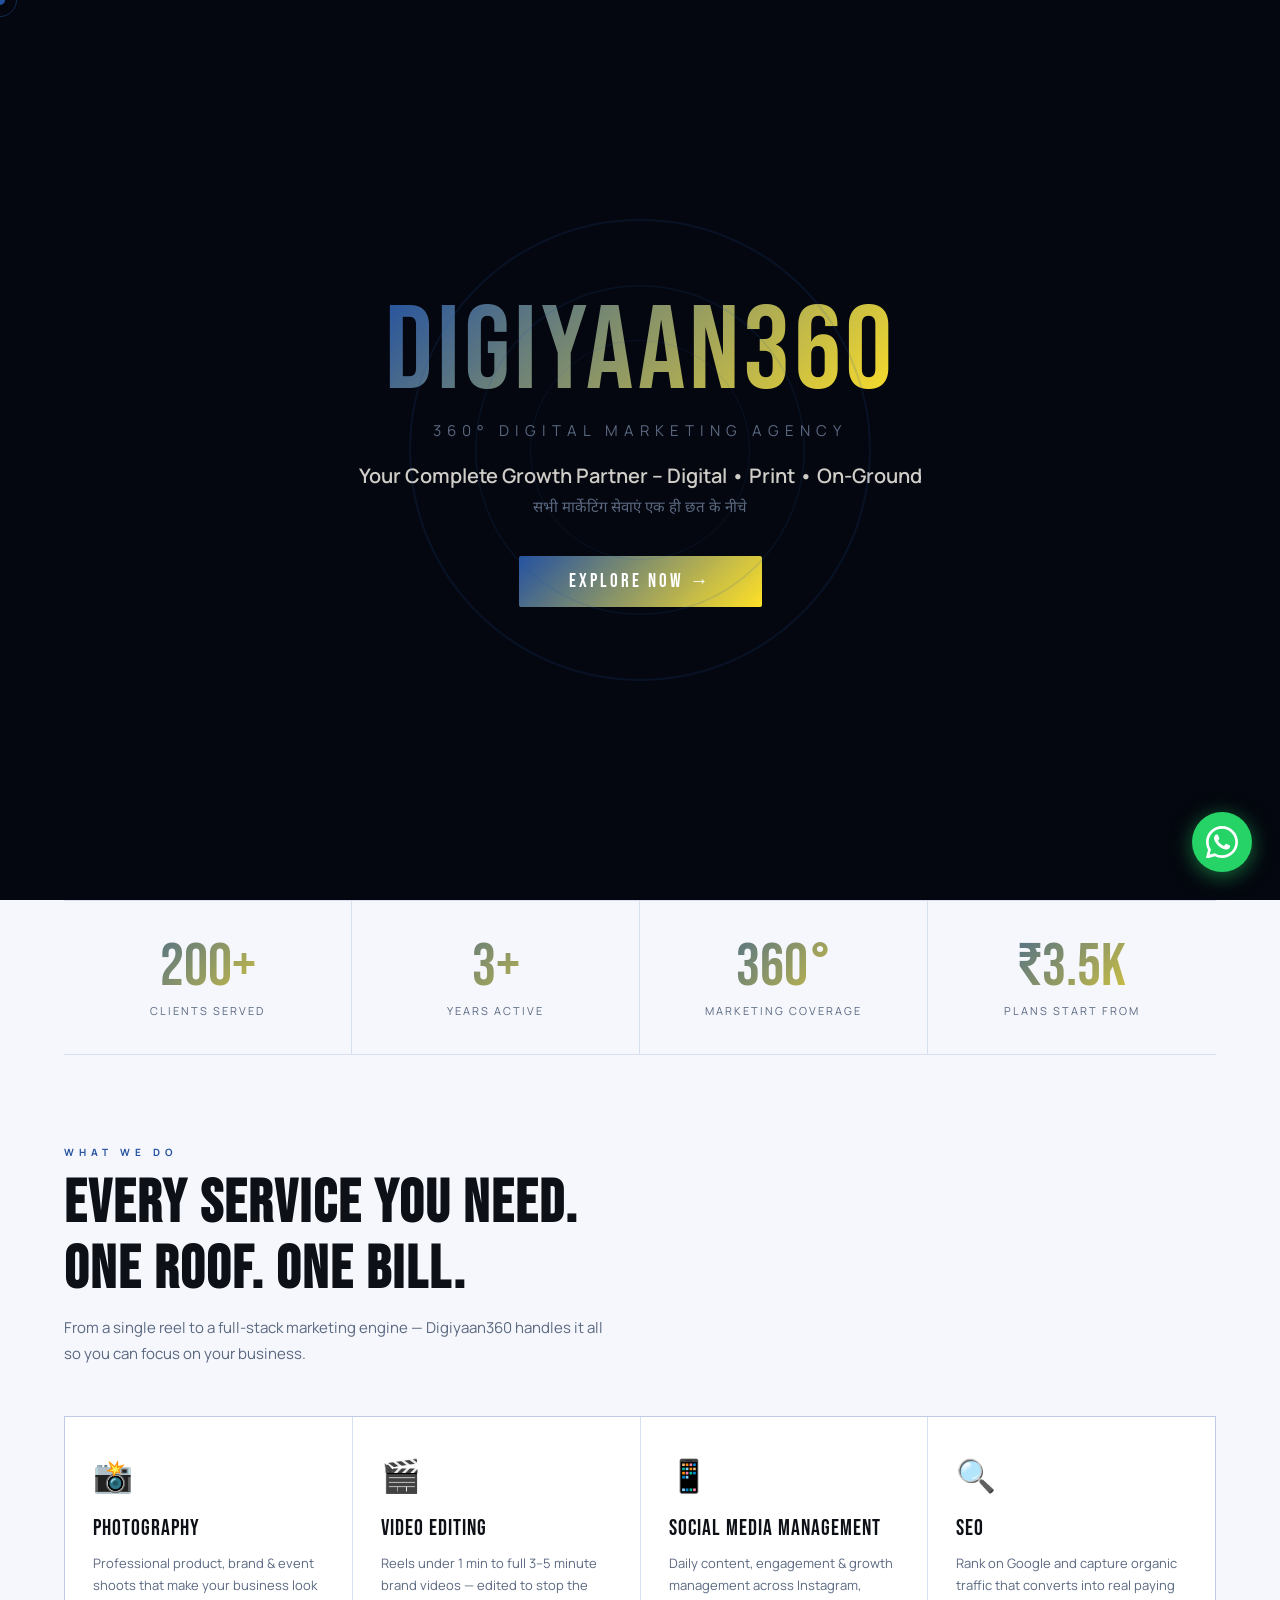
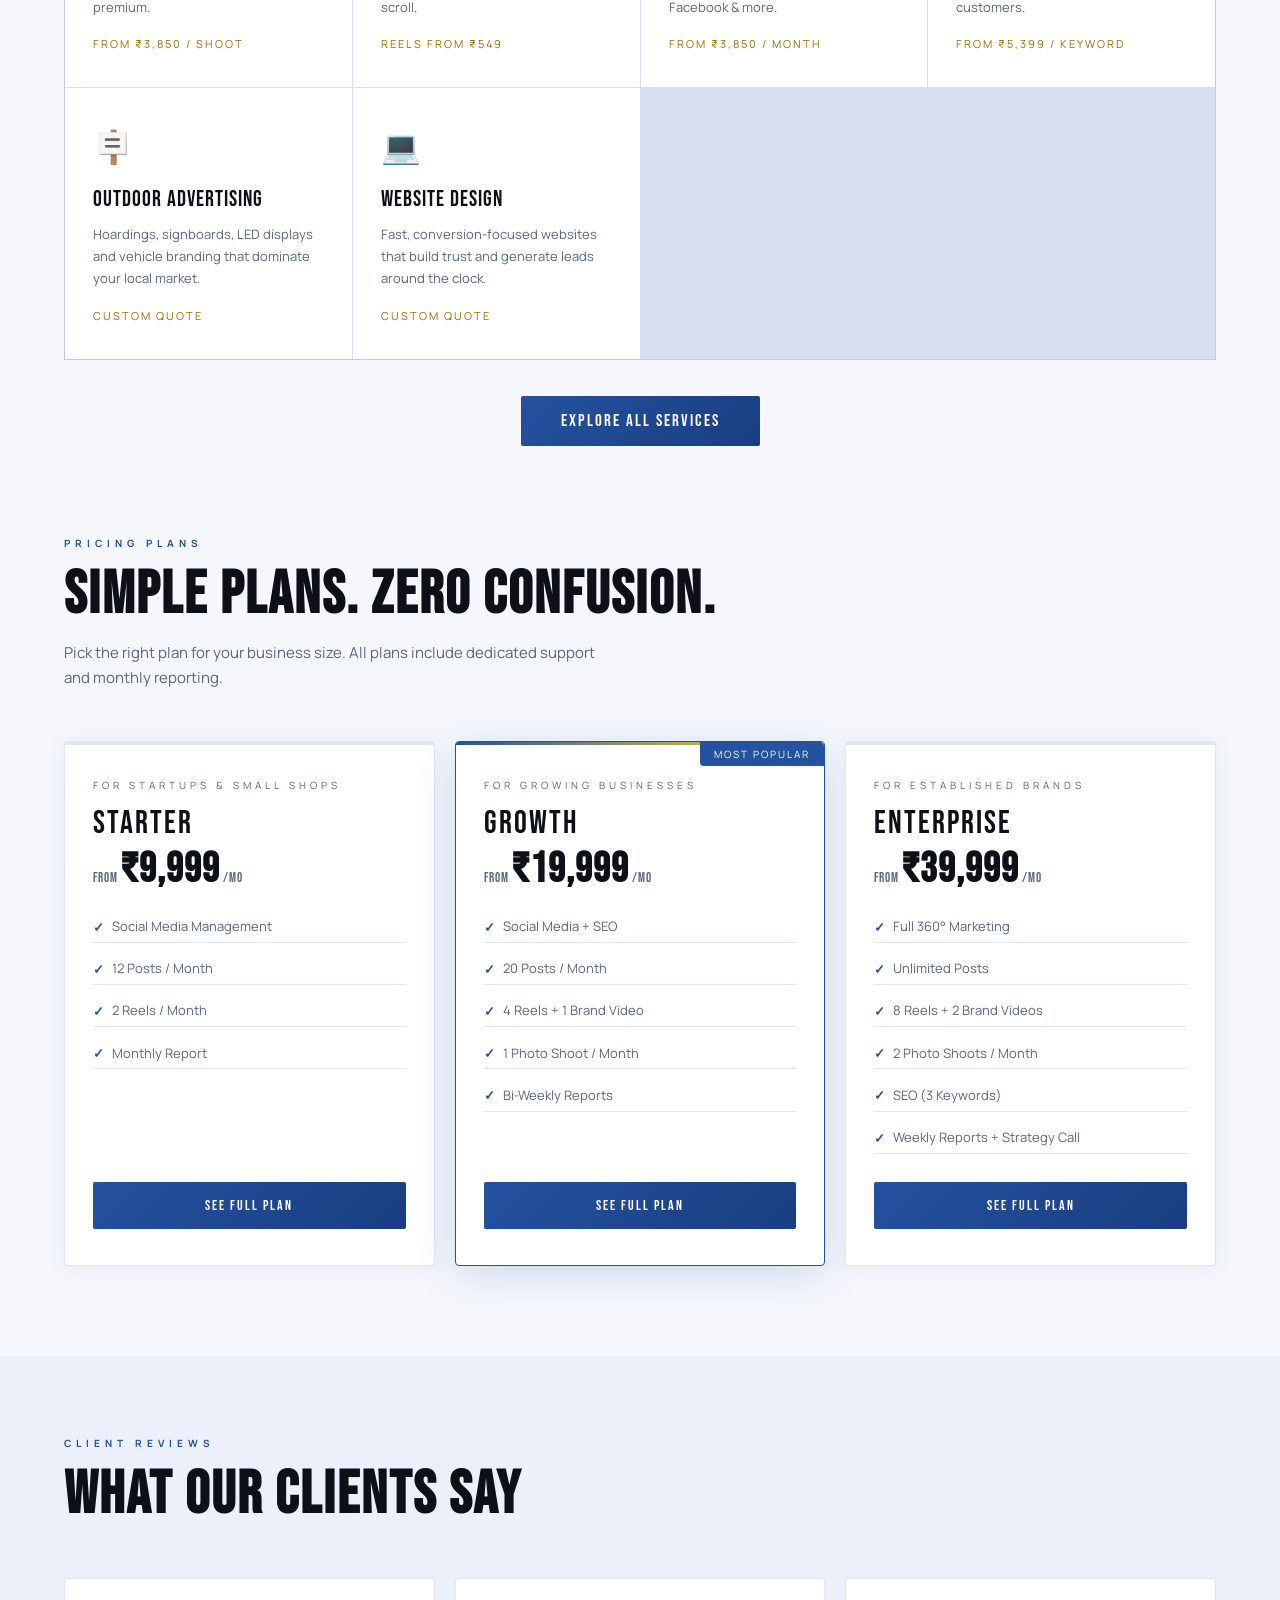
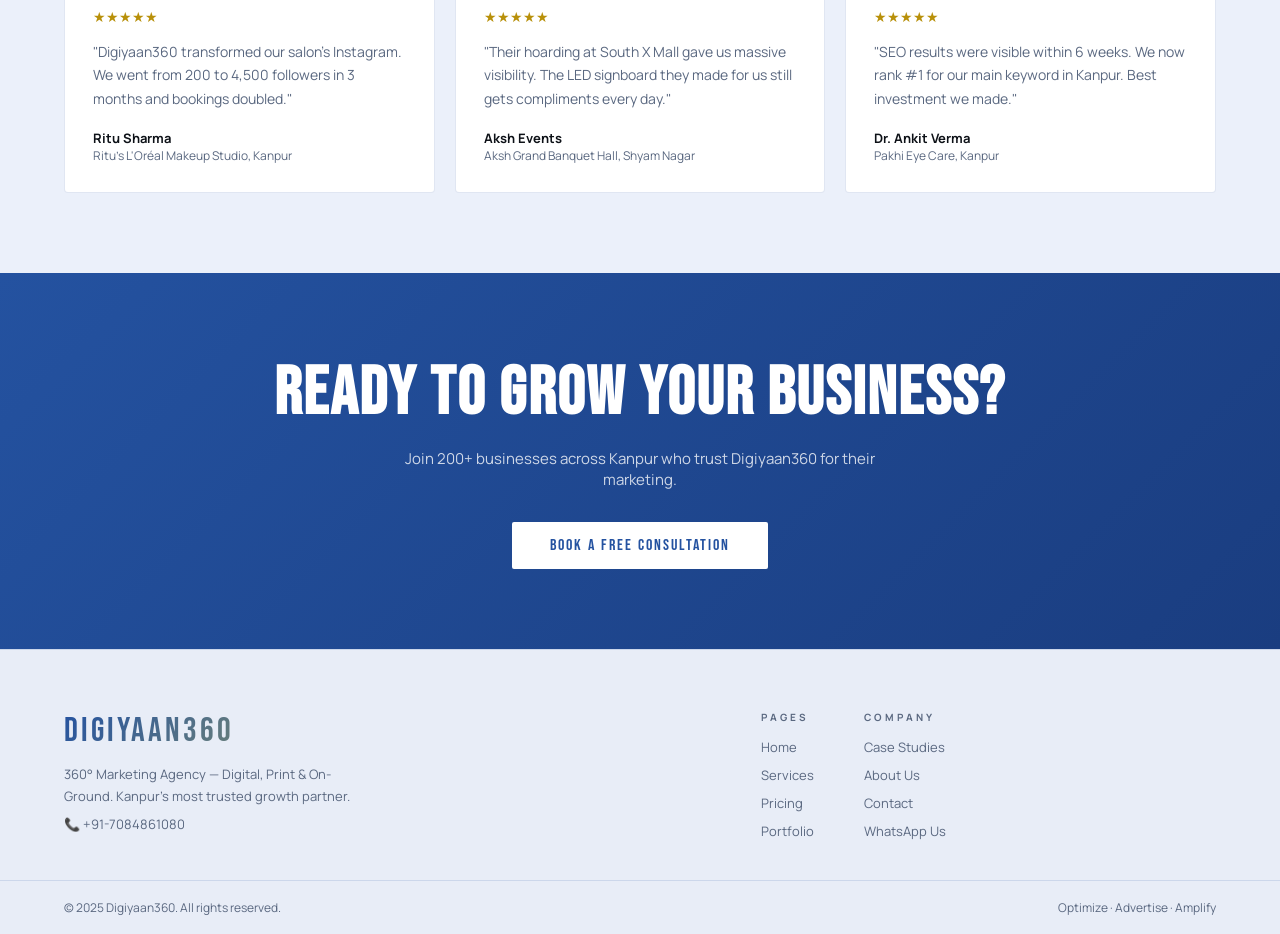
<file: index.html>
<!DOCTYPE html>
<html lang="en" data-theme="dark">
<head>
<meta charset="UTF-8">
<meta name="viewport" content="width=device-width, initial-scale=1.0">
<title>Digiyaan360 – 360° Digital Marketing Agency</title>
<link href="https://fonts.googleapis.com/css2?family=Bebas+Neue&family=Manrope:wght@300;400;500;600;700;800&family=Noto+Sans+Devanagari:wght@400;700&display=swap" rel="stylesheet">
<link rel="stylesheet" href="shared.css">
<style>
/* ══ HERO ══ */
.hero {
  min-height: 100vh;
  display: grid;
  grid-template-columns: 1fr 1fr;
  align-items: center;
  padding: 120px 6% 80px;
  position: relative;
  overflow: hidden;
  gap: 40px;
}

/* Light theme: rich gradient so the hero has visual depth */
[data-theme="light"] .hero {
  background: linear-gradient(135deg,#c8dbff 0%,#eaf0ff 40%,#d4e4ff 100%);
}

/* Fix: gold (#FFE127) is invisible on a light background */
[data-theme="light"] .hero-title .gold { color: #9a7000; }
[data-theme="light"] .hero-eyebrow     { color: #9a7000; }
[data-theme="light"] .srv-price        { color: #9a7000; }
[data-theme="light"] .review-stars     { color: #b8900a; }

/* Soft ambient orbs behind content */
.hero-orb {
  position: absolute; border-radius: 50%;
  pointer-events: none; filter: blur(90px);
}
.hero-orb-1 {
  width: 520px; height: 520px; background: var(--primary);
  top: -140px; left: -80px; opacity: .22;
}
.hero-orb-2 {
  width: 320px; height: 320px; background: var(--gold);
  bottom: -40px; right: 8%; opacity: .07;
}
[data-theme="light"] .hero-orb-1 { opacity: .07; }
[data-theme="light"] .hero-orb-2 { opacity: .04; }

/* Left column */
.hero-content { position: relative; z-index: 2; }

.hero-eyebrow {
  font-size: 11px; letter-spacing: 5px; text-transform: uppercase;
  color: var(--gold); margin-bottom: 22px;
  display: flex; align-items: center; gap: 12px;
}
.hero-eyebrow::before,.hero-eyebrow::after {
  content:''; width:36px; height:1px; background:currentColor; opacity:.45;
}

.hero-title {
  font-family:'Bebas Neue',sans-serif;
  font-size: clamp(56px,9vw,118px);
  line-height: .9; letter-spacing: 2px; margin-bottom: 24px;
}
.hero-title .blue { color: var(--primary); }
.hero-title .gold { color: var(--gold); }

.hero-sub {
  font-size: clamp(14px,1.6vw,17px);
  color: var(--muted-text); max-width: 460px;
  line-height: 1.8; margin-bottom: 12px;
}
.hero-hindi {
  font-family:'Noto Sans Devanagari',sans-serif;
  font-size:14px; color:var(--muted-text); opacity:.7; margin-bottom:36px;
}
.hero-cta { display:flex; gap:14px; flex-wrap:wrap; margin-bottom:26px; }
.hero-trust { display:flex; gap:18px; flex-wrap:wrap; }
.hero-trust span { font-size:12px; color:var(--muted-text); }

/* Buttons (hero-specific sizes) */
.btn-primary {
  padding:15px 40px;
  background:linear-gradient(135deg,var(--primary) 0%,#1a3d80 100%);
  color:#fff; border:none; border-radius:2px;
  font-family:'Bebas Neue',sans-serif; font-size:17px; letter-spacing:2px;
  cursor:pointer; text-decoration:none; display:inline-block;
  transition:transform .2s,box-shadow .2s;
}
.btn-primary:hover { transform:translateY(-2px); box-shadow:0 8px 28px rgba(36,82,160,.4); }
.btn-outline {
  padding:15px 40px; background:transparent;
  color:var(--text); border:1.5px solid var(--border); border-radius:2px;
  font-family:'Bebas Neue',sans-serif; font-size:17px; letter-spacing:2px;
  cursor:pointer; text-decoration:none; display:inline-block;
  transition:border-color .2s,color .2s;
}
.btn-outline:hover { border-color:var(--primary); color:var(--primary); }

/* ── RIGHT COLUMN: visual ── */
.hero-visual {
  position: relative;
  height: 520px;
  display: flex; align-items: center; justify-content: center;
  z-index: 2;
}

/* ── BILLBOARD ── */
.billboard-scene {
  display: flex; flex-direction: column; align-items: center;
  animation: bb-sway 7s ease-in-out infinite;
}
@keyframes bb-sway {
  0%,100% { transform: rotate(-0.6deg); }
  50%      { transform: rotate(0.6deg); }
}

.bb-board {
  width: 300px; height: 178px;
  background: #060a14;
  border: 3px solid #2452A0;
  border-radius: 6px;
  position: relative; overflow: hidden;
  box-shadow: 0 0 0 1px rgba(36,82,160,.25), 0 0 50px rgba(36,82,160,.22),
              inset 0 0 40px rgba(0,0,0,.6);
  animation: bb-glow 3.5s ease-in-out infinite;
}
@keyframes bb-glow {
  0%,100% { box-shadow: 0 0 0 1px rgba(36,82,160,.25), 0 0 40px rgba(36,82,160,.18), inset 0 0 40px rgba(0,0,0,.6); }
  50%      { box-shadow: 0 0 0 1px rgba(36,82,160,.5),  0 0 70px rgba(36,82,160,.38), inset 0 0 40px rgba(0,0,0,.6); }
}

/* Decorative border lights */
.bb-lights {
  position: absolute; left:5px; right:5px;
  display: flex; justify-content: space-between; z-index: 2;
}
.bb-lights-top    { top: 5px; }
.bb-lights-bottom { bottom: 5px; }
.bb-lights i {
  display:block; width:5px; height:5px; border-radius:50%;
  background:var(--gold); box-shadow:0 0 5px var(--gold);
  animation:lb 1.8s ease-in-out infinite;
}
.bb-lights i:nth-child(1){animation-delay:.00s}
.bb-lights i:nth-child(2){animation-delay:.22s}
.bb-lights i:nth-child(3){animation-delay:.44s}
.bb-lights i:nth-child(4){animation-delay:.66s}
.bb-lights i:nth-child(5){animation-delay:.88s}
.bb-lights i:nth-child(6){animation-delay:1.10s}
.bb-lights i:nth-child(7){animation-delay:1.32s}
.bb-lights i:nth-child(8){animation-delay:1.54s}
@keyframes lb { 0%,100%{opacity:1} 50%{opacity:.12} }

/* Slide area */
.bb-screen {
  position:absolute; inset:18px 8px 20px 8px;
  display:flex; align-items:center; justify-content:center;
  text-align:center; overflow:hidden;
}
.bb-slide {
  position:absolute; inset:0;
  display:flex; flex-direction:column; align-items:center; justify-content:center;
  padding:6px 10px; opacity:0;
  animation:bbf 16s ease-in-out infinite;
}
.bb-slide:nth-child(1){animation-delay:0s}
.bb-slide:nth-child(2){animation-delay:4s}
.bb-slide:nth-child(3){animation-delay:8s}
.bb-slide:nth-child(4){animation-delay:12s}
@keyframes bbf {
  0%   {opacity:0;transform:translateY(8px)}
  5%   {opacity:1;transform:translateY(0)}
  20%  {opacity:1;transform:translateY(0)}
  25%  {opacity:0;transform:translateY(-8px)}
  100% {opacity:0}
}
.bbi-tag {
  font-size:8px; letter-spacing:2.5px; text-transform:uppercase;
  color:var(--gold); font-weight:700; font-family:'Manrope',sans-serif;
  margin-bottom:3px;
}
.bbi-head {
  font-family:'Bebas Neue',sans-serif;
  font-size:28px; letter-spacing:2px; line-height:1; color:#fff;
}
.bbi-sub {
  font-size:8px; letter-spacing:1.5px; text-transform:uppercase;
  color:rgba(255,255,255,.4); font-family:'Manrope',sans-serif;
  font-weight:600; margin-top:5px;
}

/* Ticker strip */
.bb-ticker {
  position:absolute; bottom:0; left:0; right:0; height:17px;
  background:linear-gradient(90deg,#1a3080,#2452A0,#1a3080);
  display:flex; align-items:center; overflow:hidden;
}
.bb-ticker-text {
  white-space:nowrap; font-size:7px; letter-spacing:2px; text-transform:uppercase;
  color:rgba(255,255,255,.9); font-weight:700; font-family:'Manrope',sans-serif;
  animation:tick 18s linear infinite; padding-left:100%;
}
@keyframes tick { from{transform:translateX(0)} to{transform:translateX(-100%)} }

/* Poles */
.bb-poles { display:flex; gap:104px; }
.bb-pole {
  width:7px; height:108px;
  background:linear-gradient(180deg,#1a3080 0%,#2452A0 45%,#1a3080 100%);
  border-radius:0 0 3px 3px;
}

/* Ground bar */
.bb-ground {
  width:360px; height:10px;
  background:linear-gradient(90deg,transparent 0%,#2452A0 12%,#2452A0 88%,transparent 100%);
  border-radius:5px;
  box-shadow:0 0 22px rgba(36,82,160,.4), 0 3px 10px rgba(36,82,160,.2);
}

/* Two people holding the billboard */
.bb-holders {
  display:flex; gap:178px; margin-top:2px;
}
.bb-holder {
  font-size:26px; line-height:1;
  animation:holder-bob 2.5s ease-in-out infinite;
  filter:saturate(0.7);
}
.bb-holder:nth-child(2){animation-delay:.5s}
@keyframes holder-bob {
  0%,100%{transform:translateY(0)}
  50%    {transform:translateY(-5px)}
}

/* ── FLOATING SOCIAL BUBBLES ── */
.social-bubble {
  position:absolute;
  display:flex; align-items:center; gap:7px;
  background:var(--card-bg);
  border:1.5px solid var(--border);
  border-radius:40px;
  padding:8px 14px 8px 10px;
  box-shadow:0 4px 16px var(--shadow);
  animation:bubblefloat var(--dur,3.8s) ease-in-out infinite var(--delay,0s);
  white-space:nowrap; z-index:10;
  backdrop-filter:blur(8px);
}
[data-theme="light"] .social-bubble {
  background:rgba(255,255,255,.93);
  border-color:rgba(36,82,160,.18);
  box-shadow:0 4px 18px rgba(36,82,160,.12);
}
.social-bubble .sb-emoji { font-size:18px; line-height:1; }
.sb-name { font-size:10px; font-weight:700; color:var(--text); letter-spacing:.3px; }

.sb-1{top:2%;  left:0%;   --delay:0s;   --dur:3.5s}
.sb-2{top:2%;  right:4%;  --delay:.7s;  --dur:4.2s}
.sb-3{top:38%; left:-4%;  --delay:1.4s; --dur:3.8s}
.sb-4{top:38%; right:-4%; --delay:.3s;  --dur:4.5s}
.sb-5{bottom:24%;left:3%; --delay:1.1s; --dur:3.2s}
.sb-6{bottom:24%;right:3%;--delay:2.0s; --dur:4.8s}
.sb-7{bottom:4%;left:18%; --delay:.5s;  --dur:3.6s}
.sb-8{bottom:4%;right:18%;--delay:1.7s; --dur:4.1s}

@keyframes bubblefloat {
  0%,100%{transform:translateY(0) rotate(-.8deg)}
  50%    {transform:translateY(-14px) rotate(.8deg)}
}

/* ── HERO BG RINGS ── */
.hero-rings {
  position:absolute; inset:0; pointer-events:none; overflow:hidden; z-index:0;
}
.ring {
  position:absolute; border-radius:50%;
  border:1px solid rgba(36,82,160,.1);
  top:50%; left:30%; transform:translate(-50%,-50%);
  animation:ring-pulse 4.5s ease-in-out infinite;
}
.ring:nth-child(1){width:380px;height:380px}
.ring:nth-child(2){width:620px;height:620px;animation-delay:1.5s}
.ring:nth-child(3){width:860px;height:860px;animation-delay:3s}
@keyframes ring-pulse{0%,100%{opacity:.25}50%{opacity:.7}}
[data-theme="light"] .ring{border-color:rgba(36,82,160,.18)}

/* ── STATS BAR ── */
.stats-bar {
  display:grid; grid-template-columns:repeat(4,1fr);
  border-top:1px solid var(--border); border-bottom:1px solid var(--border);
  margin:0 5%;
}
.stat-item { padding:36px 24px; text-align:center; border-right:1px solid var(--border); }
.stat-item:last-child{border-right:none}
.stat-num {
  font-family:'Bebas Neue',sans-serif; font-size:clamp(36px,5vw,60px); line-height:1;
  background:linear-gradient(135deg,var(--primary),var(--gold));
  -webkit-background-clip:text;-webkit-text-fill-color:transparent;background-clip:text;
}
.stat-label{font-size:11px;color:var(--muted-text);letter-spacing:2px;text-transform:uppercase;margin-top:6px}

/* ── SERVICES GRID ── */
.section{padding:90px 5%}
.services-grid {
  display:grid; grid-template-columns:repeat(auto-fit,minmax(260px,1fr));
  gap:1px; background:var(--border); border:1px solid var(--border); margin-top:50px;
}
.srv-card{background:var(--card-bg);padding:36px 28px;transition:background .2s;cursor:pointer}
.srv-card:hover{background:var(--card-hover)}
.srv-icon{font-size:32px;margin-bottom:18px}
.srv-name{font-family:'Bebas Neue',sans-serif;font-size:22px;letter-spacing:1px;margin-bottom:10px;color:var(--text)}
.srv-desc{font-size:13px;color:var(--muted-text);line-height:1.7}
.srv-price{margin-top:18px;font-size:11px;letter-spacing:2px;text-transform:uppercase;color:var(--gold)}

/* ── PLANS TEASER ── */
.plans-teaser{display:grid;grid-template-columns:repeat(3,1fr);gap:20px;margin-top:50px}
.plan-card {
  border:1px solid var(--border); border-radius:4px;
  padding:36px 28px; background:var(--card-bg);
  position:relative; overflow:hidden;
  transition:transform .2s,box-shadow .2s;
}
.plan-card:hover{transform:translateY(-4px);box-shadow:0 16px 40px rgba(0,0,0,.2)}
.plan-card.featured{border-color:var(--primary)}
.plan-badge{position:absolute;top:0;right:0;padding:5px 14px;background:var(--primary);font-size:10px;letter-spacing:2px;text-transform:uppercase;color:#fff;border-radius:0 4px 0 4px}
.plan-tier{font-size:10px;letter-spacing:4px;text-transform:uppercase;color:var(--muted-text);margin-bottom:12px}
.plan-name{font-family:'Bebas Neue',sans-serif;font-size:32px;letter-spacing:2px;margin-bottom:6px}
.plan-price{font-size:13px;color:var(--muted-text);margin-bottom:20px}
.plan-price strong{font-family:'Bebas Neue',sans-serif;font-size:42px;letter-spacing:1px;color:var(--text)}
.plan-features{list-style:none;margin-bottom:28px}
.plan-features li{font-size:13px;color:var(--muted-text);padding:6px 0;border-bottom:1px solid var(--border);display:flex;align-items:center;gap:8px}
.plan-features li::before{content:'✓';color:var(--primary);font-weight:700}

/* ── REVIEWS ── */
.reviews-grid{display:grid;grid-template-columns:repeat(auto-fit,minmax(280px,1fr));gap:20px;margin-top:50px}
.review-card{background:var(--card-bg);border:1px solid var(--border);border-radius:4px;padding:28px}
.review-stars{color:var(--gold);font-size:14px;margin-bottom:14px}
.review-text{font-size:14px;color:var(--muted-text);line-height:1.7;margin-bottom:18px}
.review-author{font-weight:700;font-size:13px}
.review-biz{font-size:12px;color:var(--muted-text)}

/* ── RESPONSIVE ── */
@media(max-width:960px){
  .hero{grid-template-columns:1fr;text-align:center;padding-top:100px;gap:16px}
  .hero-content{display:flex;flex-direction:column;align-items:center}
  .hero-eyebrow::before,.hero-eyebrow::after{display:none}
  .hero-cta{justify-content:center}
  .hero-trust{justify-content:center}
  .hero-sub{text-align:center}
  .hero-visual{height:380px}
  .bb-board{width:260px;height:154px}
  .bb-poles{gap:88px}
  .bb-ground{width:300px}
  .bb-pole{height:86px}
  .bb-holders{gap:148px}
}
@media(max-width:640px){
  .hero-visual{height:280px}
  .bb-board{width:220px;height:130px}
  .bbi-head{font-size:22px}
  .bb-poles{gap:74px}
  .bb-ground{width:256px}
  .bb-holders{gap:120px}
  .bb-holder{font-size:20px}
  .sb-3,.sb-4,.sb-5,.sb-6{display:none}
}
@media(max-width:768px){
  .stats-bar{grid-template-columns:repeat(2,1fr)}
  .stat-item:nth-child(2){border-right:none}
  .plans-teaser{grid-template-columns:1fr}
}
</style>
</head>
<body>

<div class="cursor" id="cursor"></div>
<div class="cursor-ring" id="cursorRing"></div>

<!-- SPLASH -->
<div id="splash">
  <div class="splash-ring"></div>
  <div class="splash-ring"></div>
  <div class="splash-ring"></div>
  <div class="splash-badge">DIGIYAAN360</div>
  <div class="splash-sub">360° Digital Marketing Agency</div>
  <div class="splash-tagline">Your Complete Growth Partner – Digital • Print • On-Ground</div>
  <div class="splash-hindi">सभी मार्केटिंग सेवाएं एक ही छत के नीचे</div>
  <button class="enter-btn" onclick="closeSplash()">EXPLORE NOW →</button>
</div>

<!-- NAV -->
<nav id="mainNav">
  <a href="index.html" class="nav-logo">DIGIYAAN<span>360</span></a>
  <ul class="nav-links" id="navLinks">
    <li><a href="index.html" class="active">Home</a></li>
    <li><a href="services.html">Services</a></li>
    <li><a href="pricing.html">Pricing</a></li>
    <li><a href="portfolio.html">Portfolio</a></li>
    <li><a href="case-studies.html">Case Studies</a></li>
    <li><a href="about.html">About</a></li>
    <li><a href="contact.html">Contact</a></li>
  </ul>
  <div class="nav-actions">
    <button class="theme-toggle" id="themeToggle" title="Toggle theme">
      <span id="themeIcon">☀️</span>
    </button>
    <a href="contact.html" class="nav-cta">Get Started</a>
    <button class="hamburger" id="hamburger">☰</button>
  </div>
</nav>

<!-- HERO -->
<section class="hero">
  <div class="hero-rings">
    <div class="ring"></div><div class="ring"></div><div class="ring"></div>
  </div>
  <div class="hero-orb hero-orb-1"></div>
  <div class="hero-orb hero-orb-2"></div>

  <!-- LEFT: Text -->
  <div class="hero-content">
    <div class="hero-eyebrow">Kanpur's #1 Digital Agency</div>
    <h1 class="hero-title">
      <span class="blue">DIGI</span><span class="gold">YAAN</span><br>360°
    </h1>
    <p class="hero-sub">One agency for everything — social media, video production, SEO, signboards, hoardings, and more. We grow your business <strong>360 degrees</strong>.</p>
    <p class="hero-hindi">डिजिटल से ऑफलाइन तक — सब कुछ एक जगह</p>
    <div class="hero-cta">
      <a href="pricing.html" class="btn-primary">View Plans & Pricing</a>
      <a href="portfolio.html" class="btn-outline">See Our Work</a>
    </div>
    <div class="hero-trust">
      <span>✓ No Lock-in Contract</span>
      <span>✓ 2-Hour Response</span>
      <span>✓ 200+ Clients</span>
    </div>
  </div>

  <!-- RIGHT: Animated billboard + floating icons -->
  <div class="hero-visual" aria-hidden="true">

    <!-- Floating social media bubbles -->
    <div class="social-bubble sb-1"><span class="sb-emoji">📸</span><span class="sb-name">Instagram</span></div>
    <div class="social-bubble sb-2"><span class="sb-emoji">🎬</span><span class="sb-name">YouTube</span></div>
    <div class="social-bubble sb-3"><span class="sb-emoji">💙</span><span class="sb-name">Facebook</span></div>
    <div class="social-bubble sb-4"><span class="sb-emoji">💬</span><span class="sb-name">WhatsApp</span></div>
    <div class="social-bubble sb-5"><span class="sb-emoji">🔍</span><span class="sb-name">SEO</span></div>
    <div class="social-bubble sb-6"><span class="sb-emoji">💻</span><span class="sb-name">Website</span></div>
    <div class="social-bubble sb-7"><span class="sb-emoji">🤖</span><span class="sb-name">AI Tools</span></div>
    <div class="social-bubble sb-8"><span class="sb-emoji">📈</span><span class="sb-name">Google Ads</span></div>

    <!-- Billboard structure -->
    <div class="billboard-scene">

      <!-- Board -->
      <div class="bb-board">
        <div class="bb-lights bb-lights-top"><i></i><i></i><i></i><i></i><i></i><i></i><i></i><i></i></div>

        <div class="bb-screen">
          <div class="bb-slide">
            <div class="bbi-tag">📱 SOCIAL MEDIA</div>
            <div class="bbi-head">INSTAGRAM &amp;<br>FACEBOOK</div>
            <div class="bbi-sub">Posts · Reels · Ads · Growth</div>
          </div>
          <div class="bb-slide">
            <div class="bbi-tag">🪧 OUTDOOR</div>
            <div class="bbi-head">HOARDINGS &amp;<br>BANNERS</div>
            <div class="bbi-sub">Flex · Signboards · Print · Wall</div>
          </div>
          <div class="bb-slide">
            <div class="bbi-tag">💻 DIGITAL</div>
            <div class="bbi-head">WEBSITES &amp;<br>SEO</div>
            <div class="bbi-sub">Rank · Leads · Convert · Grow</div>
          </div>
          <div class="bb-slide">
            <div class="bbi-tag">🤖 AI POWERED</div>
            <div class="bbi-head">AUTOMATION &amp;<br>CHATBOTS</div>
            <div class="bbi-sub">WhatsApp · CRM · Lead Gen</div>
          </div>
        </div>

        <div class="bb-ticker">
          <div class="bb-ticker-text">DIGIYAAN360 · KANPUR · 360° MARKETING AGENCY · SOCIAL MEDIA · OUTDOOR · WEBSITES · SEO · AI AUTOMATION · &nbsp;&nbsp;&nbsp;&nbsp;</div>
        </div>

        <div class="bb-lights bb-lights-bottom"><i></i><i></i><i></i><i></i><i></i><i></i><i></i><i></i></div>
      </div>

      <!-- Support poles -->
      <div class="bb-poles">
        <div class="bb-pole"></div>
        <div class="bb-pole"></div>
      </div>

      <!-- Ground platform -->
      <div class="bb-ground"></div>

      <!-- People holding the billboard -->
      <div class="bb-holders">
        <div class="bb-holder">🧑‍💼</div>
        <div class="bb-holder">👨‍💼</div>
      </div>

    </div>
  </div>
</section>

<!-- STATS -->
<div class="stats-bar">
  <div class="stat-item">
    <div class="stat-num">200+</div>
    <div class="stat-label">Clients Served</div>
  </div>
  <div class="stat-item">
    <div class="stat-num">3+</div>
    <div class="stat-label">Years Active</div>
  </div>
  <div class="stat-item">
    <div class="stat-num">360°</div>
    <div class="stat-label">Marketing Coverage</div>
  </div>
  <div class="stat-item">
    <div class="stat-num">₹3.5K</div>
    <div class="stat-label">Plans Start From</div>
  </div>
</div>

<!-- SERVICES PREVIEW -->
<section class="section">
  <div class="section-label">What We Do</div>
  <h2 class="section-title">Every Service You Need.<br>One Roof. One Bill.</h2>
  <p class="section-sub">From a single reel to a full-stack marketing engine — Digiyaan360 handles it all so you can focus on your business.</p>
  <div class="services-grid">
    <div class="srv-card" onclick="location.href='services.html#photography'">
      <div class="srv-icon">📸</div>
      <div class="srv-name">Photography</div>
      <div class="srv-desc">Professional product, brand & event shoots that make your business look premium.</div>
      <div class="srv-price">From ₹3,850 / shoot</div>
    </div>
    <div class="srv-card" onclick="location.href='services.html#video'">
      <div class="srv-icon">🎬</div>
      <div class="srv-name">Video Editing</div>
      <div class="srv-desc">Reels under 1 min to full 3–5 minute brand videos — edited to stop the scroll.</div>
      <div class="srv-price">Reels from ₹549</div>
    </div>
    <div class="srv-card" onclick="location.href='services.html#social'">
      <div class="srv-icon">📱</div>
      <div class="srv-name">Social Media Management</div>
      <div class="srv-desc">Daily content, engagement & growth management across Instagram, Facebook & more.</div>
      <div class="srv-price">From ₹3,850 / month</div>
    </div>
    <div class="srv-card" onclick="location.href='services.html#seo'">
      <div class="srv-icon">🔍</div>
      <div class="srv-name">SEO</div>
      <div class="srv-desc">Rank on Google and capture organic traffic that converts into real paying customers.</div>
      <div class="srv-price">From ₹5,399 / keyword</div>
    </div>
    <div class="srv-card" onclick="location.href='services.html#outdoor'">
      <div class="srv-icon">🪧</div>
      <div class="srv-name">Outdoor Advertising</div>
      <div class="srv-desc">Hoardings, signboards, LED displays and vehicle branding that dominate your local market.</div>
      <div class="srv-price">Custom Quote</div>
    </div>
    <div class="srv-card" onclick="location.href='services.html#web'">
      <div class="srv-icon">💻</div>
      <div class="srv-name">Website Design</div>
      <div class="srv-desc">Fast, conversion-focused websites that build trust and generate leads around the clock.</div>
      <div class="srv-price">Custom Quote</div>
    </div>
  </div>
  <div style="text-align:center;margin-top:36px;">
    <a href="services.html" class="btn-primary">Explore All Services</a>
  </div>
</section>

<!-- PLANS TEASER -->
<section class="section" style="padding-top:0;">
  <div class="section-label">Pricing Plans</div>
  <h2 class="section-title">Simple Plans. Zero Confusion.</h2>
  <p class="section-sub">Pick the right plan for your business size. All plans include dedicated support and monthly reporting.</p>
  <div class="plans-teaser">
    <div class="plan-card">
      <div class="plan-tier">For Startups &amp; Small Shops</div>
      <div class="plan-name">Starter</div>
      <div class="plan-price">from <strong>₹9,999</strong> /mo</div>
      <ul class="plan-features">
        <li>Social Media Management</li>
        <li>12 Posts / Month</li>
        <li>2 Reels / Month</li>
        <li>Monthly Report</li>
      </ul>
      <a href="pricing.html" class="btn-primary" style="display:block;text-align:center;font-size:14px;">See Full Plan</a>
    </div>
    <div class="plan-card featured">
      <div class="plan-badge">MOST POPULAR</div>
      <div class="plan-tier">For Growing Businesses</div>
      <div class="plan-name">Growth</div>
      <div class="plan-price">from <strong>₹19,999</strong> /mo</div>
      <ul class="plan-features">
        <li>Social Media + SEO</li>
        <li>20 Posts / Month</li>
        <li>4 Reels + 1 Brand Video</li>
        <li>1 Photo Shoot / Month</li>
        <li>Bi-Weekly Reports</li>
      </ul>
      <a href="pricing.html" class="btn-primary" style="display:block;text-align:center;font-size:14px;">See Full Plan</a>
    </div>
    <div class="plan-card">
      <div class="plan-tier">For Established Brands</div>
      <div class="plan-name">Enterprise</div>
      <div class="plan-price">from <strong>₹39,999</strong> /mo</div>
      <ul class="plan-features">
        <li>Full 360° Marketing</li>
        <li>Unlimited Posts</li>
        <li>8 Reels + 2 Brand Videos</li>
        <li>2 Photo Shoots / Month</li>
        <li>SEO (3 Keywords)</li>
        <li>Weekly Reports + Strategy Call</li>
      </ul>
      <a href="pricing.html" class="btn-primary" style="display:block;text-align:center;font-size:14px;">See Full Plan</a>
    </div>
  </div>
</section>

<!-- REVIEWS -->
<section class="section" style="background:var(--section-alt);padding:80px 5%;">
  <div class="section-label">Client Reviews</div>
  <h2 class="section-title">What Our Clients Say</h2>
  <div class="reviews-grid">
    <div class="review-card">
      <div class="review-stars">★★★★★</div>
      <div class="review-text">"Digiyaan360 transformed our salon's Instagram. We went from 200 to 4,500 followers in 3 months and bookings doubled."</div>
      <div class="review-author">Ritu Sharma</div>
      <div class="review-biz">Ritu's L'Oréal Makeup Studio, Kanpur</div>
    </div>
    <div class="review-card">
      <div class="review-stars">★★★★★</div>
      <div class="review-text">"Their hoarding at South X Mall gave us massive visibility. The LED signboard they made for us still gets compliments every day."</div>
      <div class="review-author">Aksh Events</div>
      <div class="review-biz">Aksh Grand Banquet Hall, Shyam Nagar</div>
    </div>
    <div class="review-card">
      <div class="review-stars">★★★★★</div>
      <div class="review-text">"SEO results were visible within 6 weeks. We now rank #1 for our main keyword in Kanpur. Best investment we made."</div>
      <div class="review-author">Dr. Ankit Verma</div>
      <div class="review-biz">Pakhi Eye Care, Kanpur</div>
    </div>
  </div>
</section>

<!-- CTA BAND -->
<div class="cta-band">
  <h2>READY TO GROW YOUR BUSINESS?</h2>
  <p>Join 200+ businesses across Kanpur who trust Digiyaan360 for their marketing.</p>
  <a href="contact.html" class="btn-white">Book a Free Consultation</a>
</div>

<!-- FOOTER -->
<footer class="site-footer">
  <div class="footer-top">
    <div>
      <div class="footer-logo">DIGIYAAN<span>360</span></div>
      <p class="footer-desc">360° Marketing Agency — Digital, Print & On-Ground. Kanpur's most trusted growth partner.</p>
      <p style="font-size:13px;color:var(--muted-text);margin-top:8px;">📞 +91-7084861080</p>
    </div>
    <div class="footer-nav">
      <div class="footer-nav-col">
        <div class="footer-nav-title">Pages</div>
        <a href="index.html">Home</a>
        <a href="services.html">Services</a>
        <a href="pricing.html">Pricing</a>
        <a href="portfolio.html">Portfolio</a>
      </div>
      <div class="footer-nav-col">
        <div class="footer-nav-title">Company</div>
        <a href="case-studies.html">Case Studies</a>
        <a href="about.html">About Us</a>
        <a href="contact.html">Contact</a>
        <a href="https://wa.me/917084861080" target="_blank">WhatsApp Us</a>
      </div>
    </div>
  </div>
  <div class="footer-bottom">
    <span>© 2025 Digiyaan360. All rights reserved.</span>
    <span>Optimize · Advertise · Amplify</span>
  </div>
</footer>

<script src="shared.js"></script>
</body>
</html>
</file>
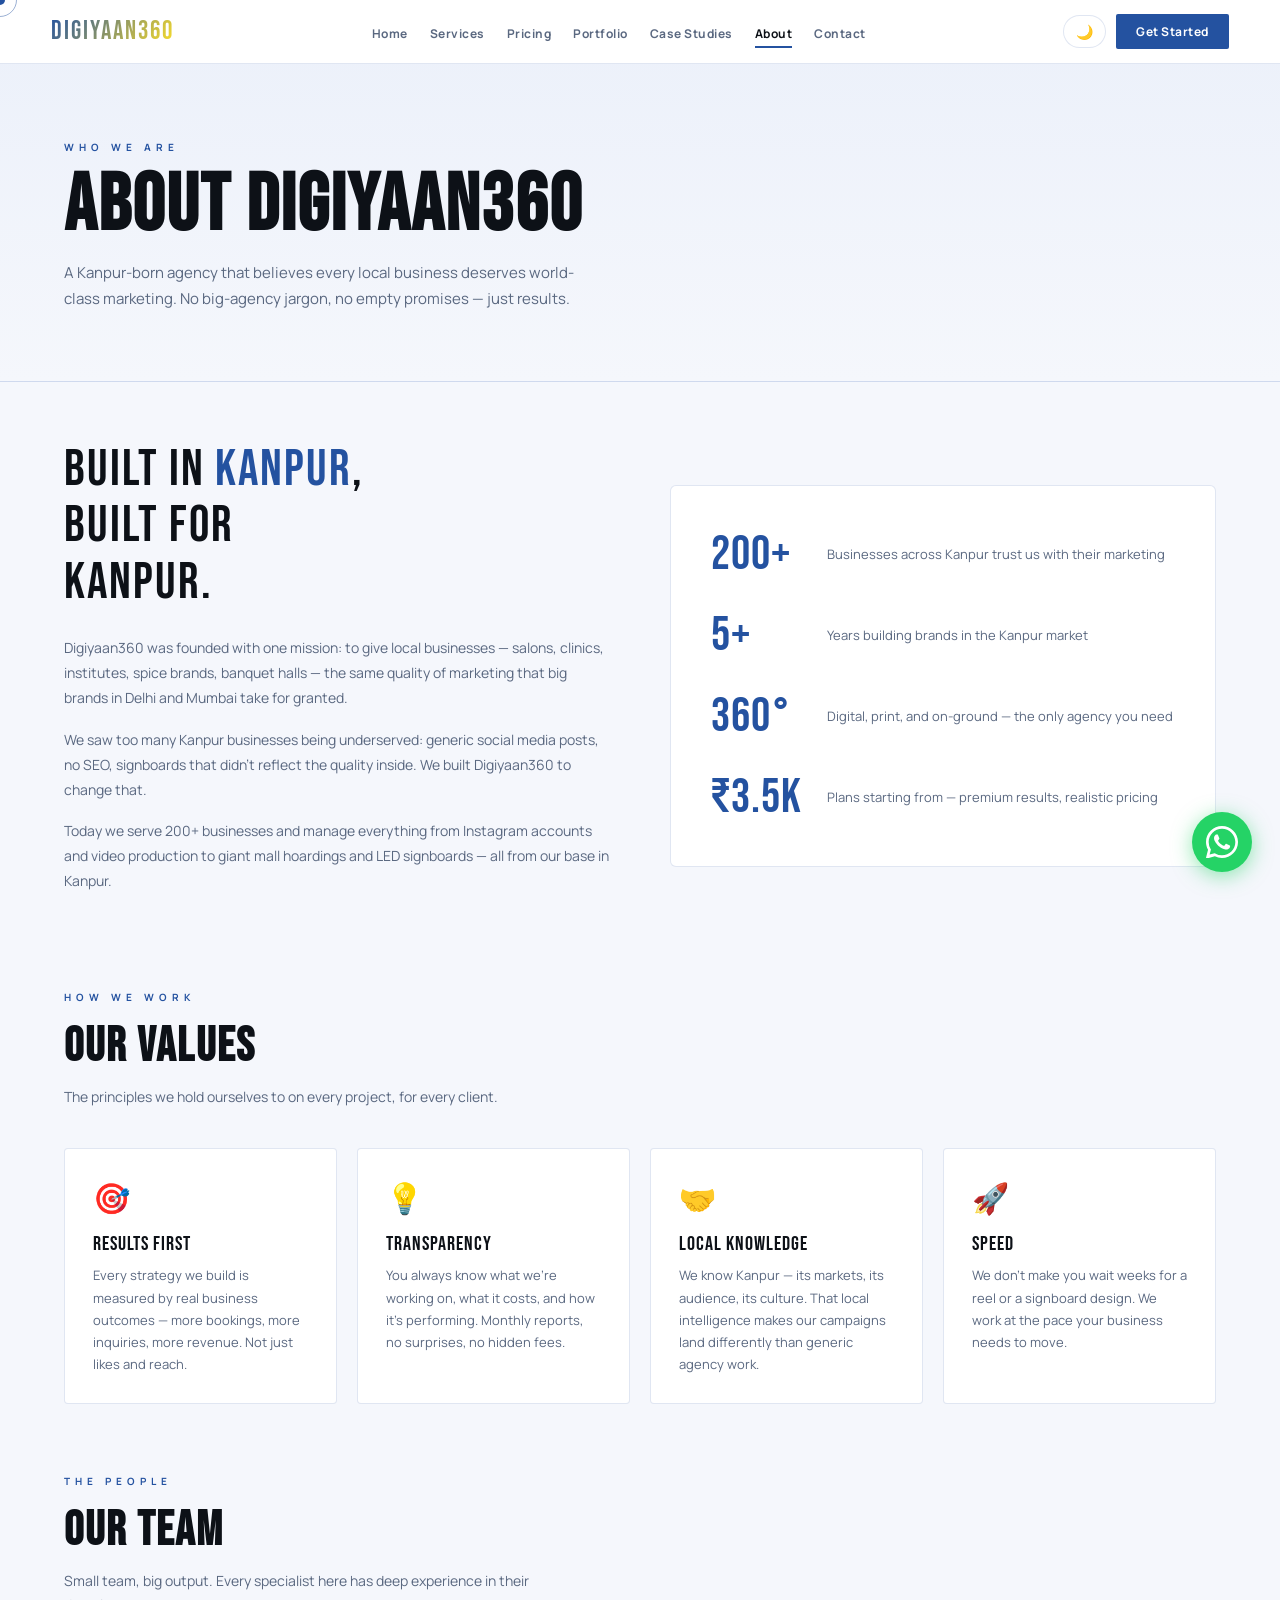
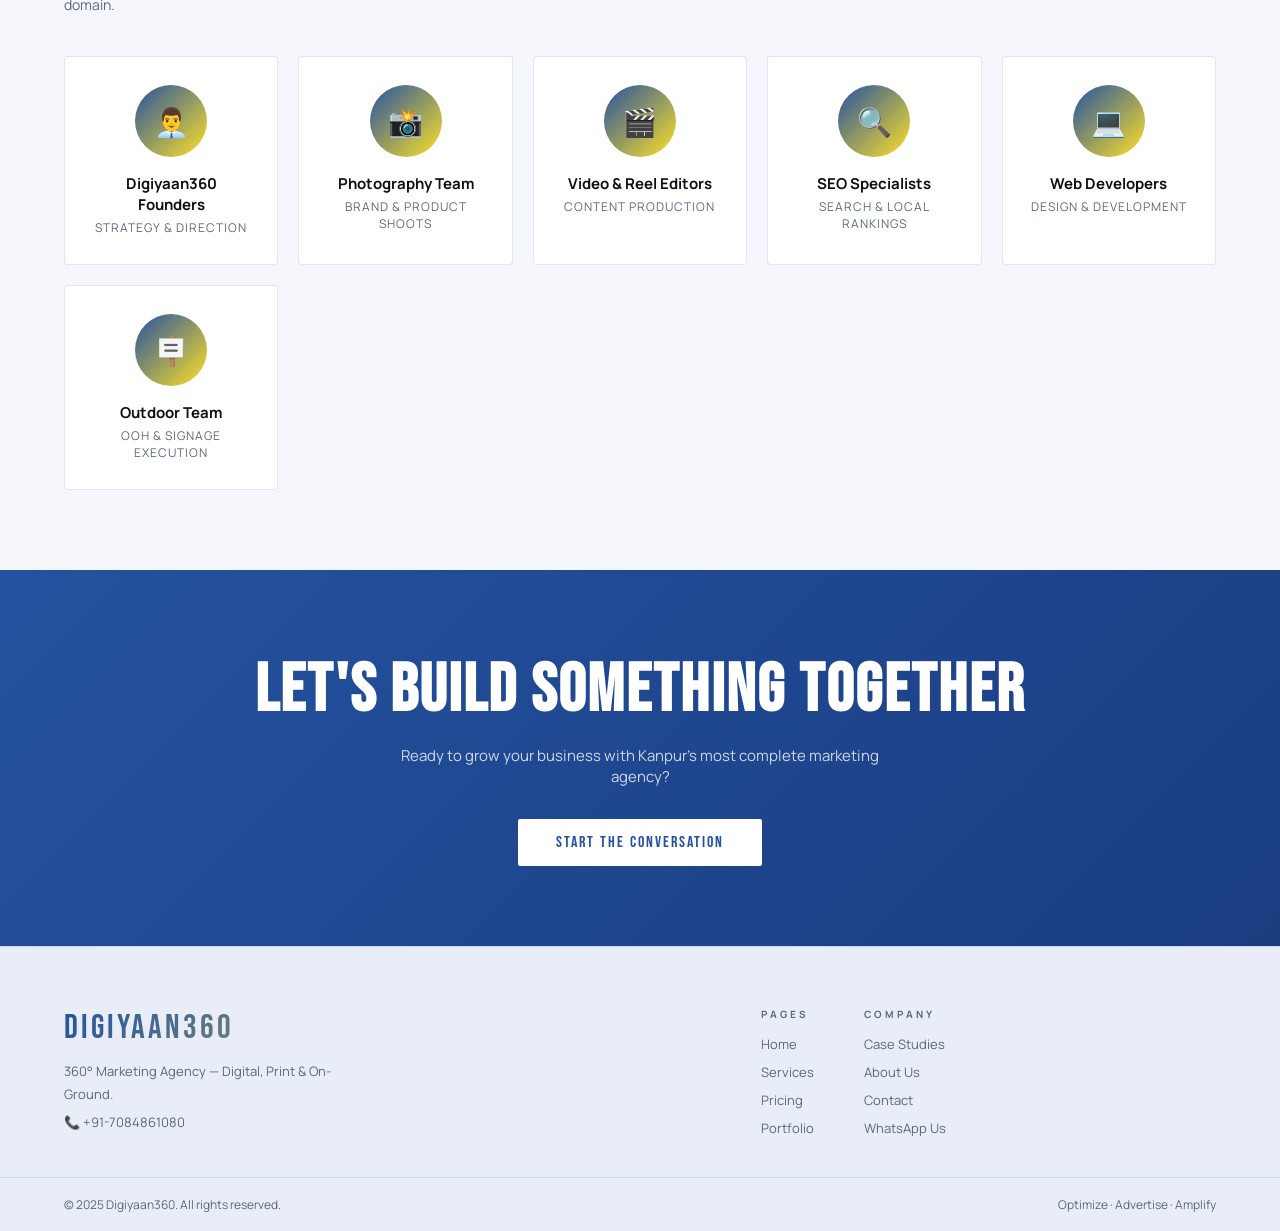
<file: about.html>
<!DOCTYPE html>
<html lang="en" data-theme="dark">
<head>
<meta charset="UTF-8">
<meta name="viewport" content="width=device-width, initial-scale=1.0">
<title>About – Digiyaan360</title>
<link rel="stylesheet" href="shared.css">
<style>
.about-section { padding: 60px 5% 80px; }
.about-story {
  display: grid; grid-template-columns: 1fr 1fr; gap: 60px;
  align-items: center; margin-bottom: 80px;
}
.about-story-text .big-quote {
  font-family: 'Bebas Neue', sans-serif;
  font-size: clamp(28px, 4vw, 52px); letter-spacing: 2px;
  line-height: 1.1; margin-bottom: 24px;
}
.about-story-text .big-quote span { color: var(--primary); }
.about-story-text p { font-size: 14px; color: var(--muted-text); line-height: 1.8; margin-bottom: 16px; }
.about-visual {
  background: var(--card-bg); border: 1px solid var(--border);
  border-radius: 6px; padding: 40px;
  display: flex; flex-direction: column; gap: 24px;
}
.av-stat { display: flex; align-items: center; gap: 16px; }
.av-stat-num { font-family: 'Bebas Neue', sans-serif; font-size: 48px; letter-spacing: 1px; color: var(--primary); min-width: 100px; }
.av-stat-desc { font-size: 13px; color: var(--muted-text); line-height: 1.6; }

/* Values */
.values-grid { display: grid; grid-template-columns: repeat(auto-fit,minmax(220px,1fr)); gap: 20px; margin-top: 40px; }
.val-card { background: var(--card-bg); border: 1px solid var(--border); border-radius: 4px; padding: 28px; }
.val-icon { font-size: 30px; margin-bottom: 14px; }
.val-name { font-family: 'Bebas Neue', sans-serif; font-size: 20px; letter-spacing: 1px; margin-bottom: 8px; }
.val-desc { font-size: 13px; color: var(--muted-text); line-height: 1.7; }

/* Team */
.team-grid { display: grid; grid-template-columns: repeat(auto-fit,minmax(200px,1fr)); gap: 20px; margin-top: 40px; }
.team-card { background: var(--card-bg); border: 1px solid var(--border); border-radius: 4px; padding: 28px; text-align: center; }
.team-avatar { width: 72px; height: 72px; border-radius: 50%; background: linear-gradient(135deg,var(--primary),var(--gold)); display: flex; align-items: center; justify-content: center; font-size: 28px; margin: 0 auto 16px; }
.team-name { font-weight: 700; font-size: 15px; margin-bottom: 4px; }
.team-role { font-size: 12px; color: var(--muted-text); letter-spacing: 1px; text-transform: uppercase; }

@media(max-width:768px){
  .about-story { grid-template-columns: 1fr; }
}
</style>
</head>
<body>
<div class="cursor" id="cursor"></div>
<div class="cursor-ring" id="cursorRing"></div>

<nav id="mainNav">
  <a href="index.html" class="nav-logo">DIGIYAAN<span>360</span></a>
  <ul class="nav-links" id="navLinks">
    <li><a href="index.html">Home</a></li>
    <li><a href="services.html">Services</a></li>
    <li><a href="pricing.html">Pricing</a></li>
    <li><a href="portfolio.html">Portfolio</a></li>
    <li><a href="case-studies.html">Case Studies</a></li>
    <li><a href="about.html" class="active">About</a></li>
    <li><a href="contact.html">Contact</a></li>
  </ul>
  <div class="nav-actions">
    <button class="theme-toggle" id="themeToggle"><span id="themeIcon">☀️</span></button>
    <a href="contact.html" class="nav-cta">Get Started</a>
    <button class="hamburger" id="hamburger">☰</button>
  </div>
</nav>

<div class="page-header">
  <div class="page-header-label">Who We Are</div>
  <h1>ABOUT DIGIYAAN360</h1>
  <p>A Kanpur-born agency that believes every local business deserves world-class marketing. No big-agency jargon, no empty promises — just results.</p>
</div>

<div class="about-section">
  <!-- STORY -->
  <div class="about-story">
    <div class="about-story-text">
      <div class="big-quote">BUILT IN <span>KANPUR</span>,<br>BUILT FOR<br>KANPUR.</div>
      <p>Digiyaan360 was founded with one mission: to give local businesses — salons, clinics, institutes, spice brands, banquet halls — the same quality of marketing that big brands in Delhi and Mumbai take for granted.</p>
      <p>We saw too many Kanpur businesses being underserved: generic social media posts, no SEO, signboards that didn't reflect the quality inside. We built Digiyaan360 to change that.</p>
      <p>Today we serve 200+ businesses and manage everything from Instagram accounts and video production to giant mall hoardings and LED signboards — all from our base in Kanpur.</p>
    </div>
    <div class="about-visual">
      <div class="av-stat">
        <div class="av-stat-num">200+</div>
        <div class="av-stat-desc">Businesses across Kanpur trust us with their marketing</div>
      </div>
      <div class="av-stat">
        <div class="av-stat-num">5+</div>
        <div class="av-stat-desc">Years building brands in the Kanpur market</div>
      </div>
      <div class="av-stat">
        <div class="av-stat-num">360°</div>
        <div class="av-stat-desc">Digital, print, and on-ground — the only agency you need</div>
      </div>
      <div class="av-stat">
        <div class="av-stat-num">₹3.5K</div>
        <div class="av-stat-desc">Plans starting from — premium results, realistic pricing</div>
      </div>
    </div>
  </div>

  <!-- VALUES -->
  <div style="margin-bottom:70px;">
    <div class="section-label" style="font-size:10px;letter-spacing:5px;text-transform:uppercase;color:var(--primary);margin-bottom:14px;">How We Work</div>
    <h2 style="font-family:'Bebas Neue',sans-serif;font-size:clamp(28px,4vw,48px);letter-spacing:2px;margin-bottom:10px;">OUR VALUES</h2>
    <p style="font-size:14px;color:var(--muted-text);max-width:500px;line-height:1.7;">The principles we hold ourselves to on every project, for every client.</p>
    <div class="values-grid">
      <div class="val-card"><div class="val-icon">🎯</div><div class="val-name">Results First</div><div class="val-desc">Every strategy we build is measured by real business outcomes — more bookings, more inquiries, more revenue. Not just likes and reach.</div></div>
      <div class="val-card"><div class="val-icon">💡</div><div class="val-name">Transparency</div><div class="val-desc">You always know what we're working on, what it costs, and how it's performing. Monthly reports, no surprises, no hidden fees.</div></div>
      <div class="val-card"><div class="val-icon">🤝</div><div class="val-name">Local Knowledge</div><div class="val-desc">We know Kanpur — its markets, its audience, its culture. That local intelligence makes our campaigns land differently than generic agency work.</div></div>
      <div class="val-card"><div class="val-icon">🚀</div><div class="val-name">Speed</div><div class="val-desc">We don't make you wait weeks for a reel or a signboard design. We work at the pace your business needs to move.</div></div>
    </div>
  </div>

  <!-- TEAM -->
  <div>
    <div class="section-label" style="font-size:10px;letter-spacing:5px;text-transform:uppercase;color:var(--primary);margin-bottom:14px;">The People</div>
    <h2 style="font-family:'Bebas Neue',sans-serif;font-size:clamp(28px,4vw,48px);letter-spacing:2px;margin-bottom:10px;">OUR TEAM</h2>
    <p style="font-size:14px;color:var(--muted-text);max-width:500px;line-height:1.7;">Small team, big output. Every specialist here has deep experience in their domain.</p>
    <div class="team-grid">
      <div class="team-card"><div class="team-avatar">👨‍💼</div><div class="team-name">Digiyaan360 Founders</div><div class="team-role">Strategy &amp; Direction</div></div>
      <div class="team-card"><div class="team-avatar">📸</div><div class="team-name">Photography Team</div><div class="team-role">Brand &amp; Product Shoots</div></div>
      <div class="team-card"><div class="team-avatar">🎬</div><div class="team-name">Video &amp; Reel Editors</div><div class="team-role">Content Production</div></div>
      <div class="team-card"><div class="team-avatar">🔍</div><div class="team-name">SEO Specialists</div><div class="team-role">Search &amp; Local Rankings</div></div>
      <div class="team-card"><div class="team-avatar">💻</div><div class="team-name">Web Developers</div><div class="team-role">Design &amp; Development</div></div>
      <div class="team-card"><div class="team-avatar">🪧</div><div class="team-name">Outdoor Team</div><div class="team-role">OOH &amp; Signage Execution</div></div>
    </div>
  </div>
</div>

<div class="cta-band">
  <h2>LET'S BUILD SOMETHING TOGETHER</h2>
  <p>Ready to grow your business with Kanpur's most complete marketing agency?</p>
  <a href="contact.html" class="btn-white">Start the Conversation</a>
</div>

<footer class="site-footer">
  <div class="footer-top">
    <div>
      <div class="footer-logo">DIGIYAAN<span>360</span></div>
      <p class="footer-desc">360° Marketing Agency — Digital, Print &amp; On-Ground.</p>
      <p style="font-size:13px;color:var(--muted-text);margin-top:8px;">📞 +91-7084861080</p>
    </div>
    <div class="footer-nav">
      <div class="footer-nav-col">
        <div class="footer-nav-title">Pages</div>
        <a href="index.html">Home</a>
        <a href="services.html">Services</a>
        <a href="pricing.html">Pricing</a>
        <a href="portfolio.html">Portfolio</a>
      </div>
      <div class="footer-nav-col">
        <div class="footer-nav-title">Company</div>
        <a href="case-studies.html">Case Studies</a>
        <a href="about.html">About Us</a>
        <a href="contact.html">Contact</a>
        <a href="https://wa.me/917084861080" target="_blank">WhatsApp Us</a>
      </div>
    </div>
  </div>
  <div class="footer-bottom">
    <span>© 2025 Digiyaan360. All rights reserved.</span>
    <span>Optimize · Advertise · Amplify</span>
  </div>
</footer>
<script src="shared.js"></script>
</body>
</html>
</file>
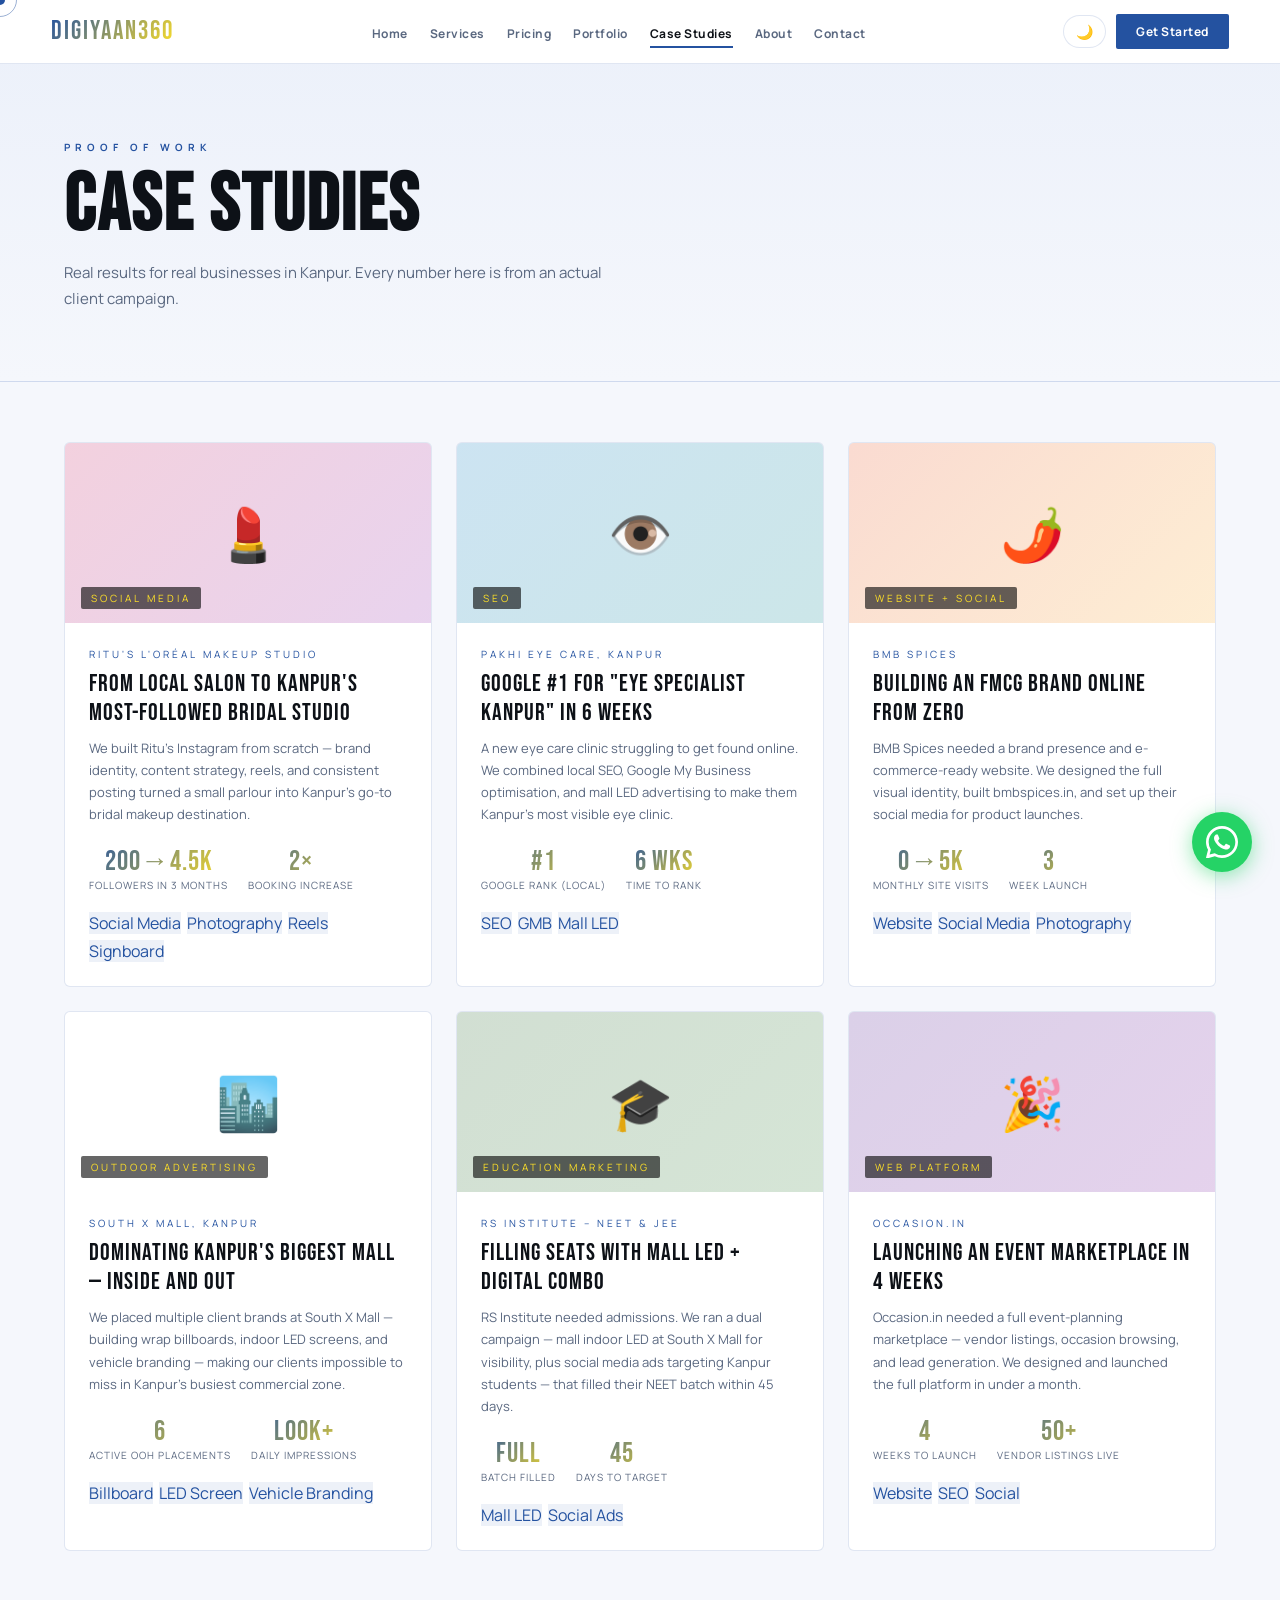
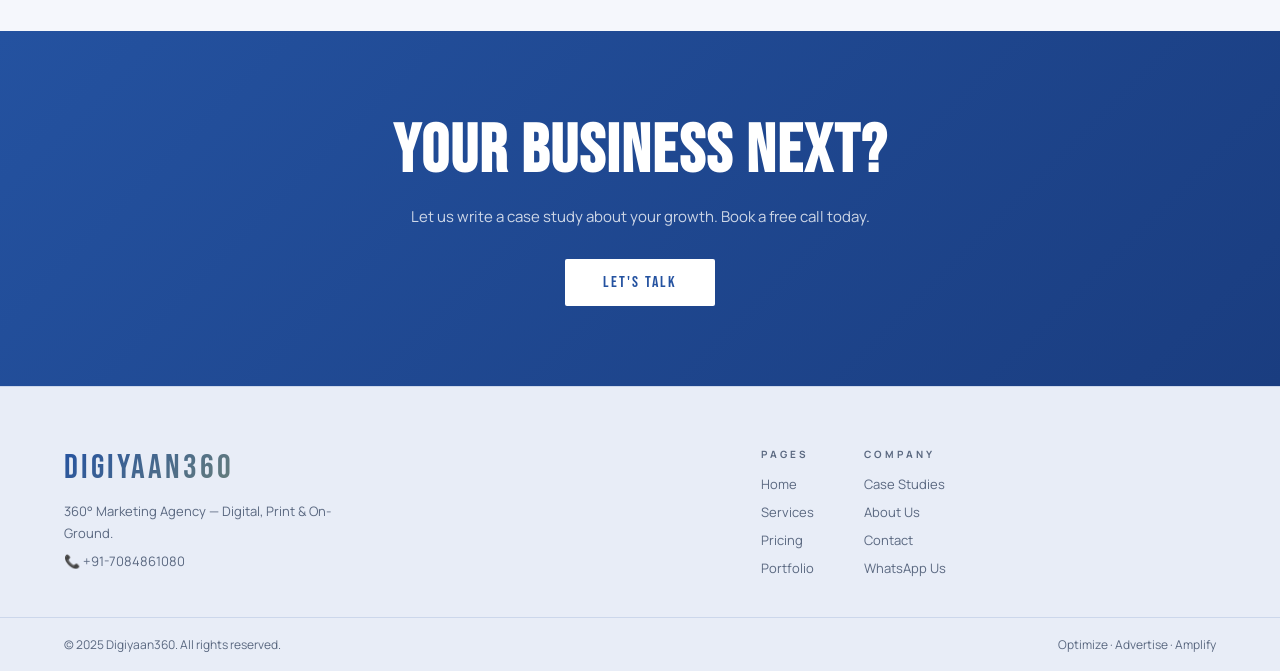
<file: case-studies.html>
<!DOCTYPE html>
<html lang="en" data-theme="dark">
<head>
<meta charset="UTF-8">
<meta name="viewport" content="width=device-width, initial-scale=1.0">
<title>Case Studies – Digiyaan360</title>
<link rel="stylesheet" href="shared.css">
<style>
.cs-section { padding: 60px 5% 80px; }
.cs-grid { display: grid; grid-template-columns: repeat(auto-fill, minmax(340px, 1fr)); gap: 24px; }
.cs-card {
  background: var(--card-bg); border: 1px solid var(--border);
  border-radius: 6px; overflow: hidden;
  transition: transform 0.2s, box-shadow 0.2s;
}
.cs-card:hover { transform: translateY(-4px); box-shadow: 0 20px 50px var(--shadow); }
.cs-thumb {
  height: 180px; display: flex; align-items: center; justify-content: center;
  font-size: 52px; position: relative;
}
.cs-category {
  position: absolute; bottom: 14px; left: 16px;
  font-size: 10px; letter-spacing: 3px; text-transform: uppercase;
  color: var(--gold); background: rgba(0,0,0,0.6); padding: 4px 10px; border-radius: 2px;
}
.cs-body { padding: 24px; }
.cs-client { font-size: 10px; letter-spacing: 3px; text-transform: uppercase; color: var(--primary); margin-bottom: 8px; }
.cs-title { font-family: 'Bebas Neue', sans-serif; font-size: 24px; letter-spacing: 1px; margin-bottom: 10px; }
.cs-summary { font-size: 13px; color: var(--muted-text); line-height: 1.7; margin-bottom: 20px; }
.cs-results { display: flex; gap: 20px; flex-wrap: wrap; margin-bottom: 20px; }
.cs-result-item { text-align: center; }
.cs-result-num {
  font-family: 'Bebas Neue', sans-serif; font-size: 28px; letter-spacing: 1px;
  background: linear-gradient(135deg, var(--primary), var(--gold));
  -webkit-background-clip: text; -webkit-text-fill-color: transparent; background-clip: text;
}
.cs-result-label { font-size: 10px; color: var(--muted-text); letter-spacing: 1px; text-transform: uppercase; }
.cs-services { display: flex; gap: 6px; flex-wrap: wrap; }

/* Full case study modal */
.cs-detail {
  display: none;
  position: fixed; inset: 0; z-index: 7000;
  background: rgba(0,0,0,0.88);
  overflow-y: auto; padding: 60px 5%;
}
.cs-detail.open { display: block; }
.cs-detail-inner {
  background: var(--card-bg); border: 1px solid var(--border);
  border-radius: 6px; max-width: 800px; margin: 0 auto;
  padding: 48px; position: relative;
}
.cs-detail-close {
  position: absolute; top: 20px; right: 20px;
  font-size: 24px; cursor: pointer; color: var(--muted-text);
  background: none; border: none;
}
.cs-detail-close:hover { color: var(--text); }
.detail-section { margin-bottom: 32px; }
.detail-label { font-size: 10px; letter-spacing: 4px; text-transform: uppercase; color: var(--primary); margin-bottom: 10px; }
.detail-h { font-family: 'Bebas Neue', sans-serif; font-size: 28px; letter-spacing: 1px; margin-bottom: 10px; }
.detail-body { font-size: 14px; color: var(--muted-text); line-height: 1.8; }
.detail-results-row { display: flex; gap: 24px; flex-wrap: wrap; margin: 24px 0; }
.detail-result { text-align: center; flex: 1; min-width: 100px; background: var(--bg-2); border: 1px solid var(--border); border-radius: 4px; padding: 18px; }
.detail-result-num { font-family: 'Bebas Neue', sans-serif; font-size: 38px; letter-spacing: 1px; background: linear-gradient(135deg,var(--primary),var(--gold)); -webkit-background-clip:text;-webkit-text-fill-color:transparent;background-clip:text; }
.detail-result-label { font-size: 11px; color: var(--muted-text); text-transform: uppercase; letter-spacing: 1px; margin-top: 4px; }
</style>
</head>
<body>
<div class="cursor" id="cursor"></div>
<div class="cursor-ring" id="cursorRing"></div>

<nav id="mainNav">
  <a href="index.html" class="nav-logo">DIGIYAAN<span>360</span></a>
  <ul class="nav-links" id="navLinks">
    <li><a href="index.html">Home</a></li>
    <li><a href="services.html">Services</a></li>
    <li><a href="pricing.html">Pricing</a></li>
    <li><a href="portfolio.html">Portfolio</a></li>
    <li><a href="case-studies.html" class="active">Case Studies</a></li>
    <li><a href="about.html">About</a></li>
    <li><a href="contact.html">Contact</a></li>
  </ul>
  <div class="nav-actions">
    <button class="theme-toggle" id="themeToggle"><span id="themeIcon">☀️</span></button>
    <a href="contact.html" class="nav-cta">Get Started</a>
    <button class="hamburger" id="hamburger">☰</button>
  </div>
</nav>

<div class="page-header">
  <div class="page-header-label">Proof of Work</div>
  <h1>CASE STUDIES</h1>
  <p>Real results for real businesses in Kanpur. Every number here is from an actual client campaign.</p>
</div>

<div class="cs-section">
  <div class="cs-grid">

    <div class="cs-card" onclick="openDetail('ritu')">
      <div class="cs-thumb" style="background:linear-gradient(135deg,#c2185b33,#8e24aa33)">
        💄
        <div class="cs-category">Social Media</div>
      </div>
      <div class="cs-body">
        <div class="cs-client">Ritu's L'Oréal Makeup Studio</div>
        <div class="cs-title">From Local Salon to Kanpur's Most-Followed Bridal Studio</div>
        <div class="cs-summary">We built Ritu's Instagram from scratch — brand identity, content strategy, reels, and consistent posting turned a small parlour into Kanpur's go-to bridal makeup destination.</div>
        <div class="cs-results">
          <div class="cs-result-item"><div class="cs-result-num">200→4.5K</div><div class="cs-result-label">Followers in 3 months</div></div>
          <div class="cs-result-item"><div class="cs-result-num">2×</div><div class="cs-result-label">Booking increase</div></div>
        </div>
        <div class="cs-services"><span class="blue-tag">Social Media</span><span class="blue-tag">Photography</span><span class="blue-tag">Reels</span><span class="blue-tag">Signboard</span></div>
      </div>
    </div>

    <div class="cs-card" onclick="openDetail('pakhi')">
      <div class="cs-thumb" style="background:linear-gradient(135deg,#0277bd33,#00838f33)">
        👁️
        <div class="cs-category">SEO</div>
      </div>
      <div class="cs-body">
        <div class="cs-client">Pakhi Eye Care, Kanpur</div>
        <div class="cs-title">Google #1 for "Eye Specialist Kanpur" in 6 Weeks</div>
        <div class="cs-summary">A new eye care clinic struggling to get found online. We combined local SEO, Google My Business optimisation, and mall LED advertising to make them Kanpur's most visible eye clinic.</div>
        <div class="cs-results">
          <div class="cs-result-item"><div class="cs-result-num">#1</div><div class="cs-result-label">Google rank (local)</div></div>
          <div class="cs-result-item"><div class="cs-result-num">6 wks</div><div class="cs-result-label">Time to rank</div></div>
        </div>
        <div class="cs-services"><span class="blue-tag">SEO</span><span class="blue-tag">GMB</span><span class="blue-tag">Mall LED</span></div>
      </div>
    </div>

    <div class="cs-card" onclick="openDetail('bmbspices')">
      <div class="cs-thumb" style="background:linear-gradient(135deg,#e64a1933,#f9a82533)">
        🌶️
        <div class="cs-category">Website + Social</div>
      </div>
      <div class="cs-body">
        <div class="cs-client">BMB Spices</div>
        <div class="cs-title">Building an FMCG Brand Online from Zero</div>
        <div class="cs-summary">BMB Spices needed a brand presence and e-commerce-ready website. We designed the full visual identity, built bmbspices.in, and set up their social media for product launches.</div>
        <div class="cs-results">
          <div class="cs-result-item"><div class="cs-result-num">0→5K</div><div class="cs-result-label">Monthly site visits</div></div>
          <div class="cs-result-item"><div class="cs-result-num">3</div><div class="cs-result-label">Week launch</div></div>
        </div>
        <div class="cs-services"><span class="blue-tag">Website</span><span class="blue-tag">Social Media</span><span class="blue-tag">Photography</span></div>
      </div>
    </div>

    <div class="cs-card" onclick="openDetail('south')">
      <div class="cs-thumb" style="background:linear-gradient(135deg,#1a237e33,#006064 33)">
        🏙️
        <div class="cs-category">Outdoor Advertising</div>
      </div>
      <div class="cs-body">
        <div class="cs-client">South X Mall, Kanpur</div>
        <div class="cs-title">Dominating Kanpur's Biggest Mall — Inside and Out</div>
        <div class="cs-summary">We placed multiple client brands at South X Mall — building wrap billboards, indoor LED screens, and vehicle branding — making our clients impossible to miss in Kanpur's busiest commercial zone.</div>
        <div class="cs-results">
          <div class="cs-result-item"><div class="cs-result-num">6</div><div class="cs-result-label">Active OOH placements</div></div>
          <div class="cs-result-item"><div class="cs-result-num">L00K+</div><div class="cs-result-label">Daily impressions</div></div>
        </div>
        <div class="cs-services"><span class="blue-tag">Billboard</span><span class="blue-tag">LED Screen</span><span class="blue-tag">Vehicle Branding</span></div>
      </div>
    </div>

    <div class="cs-card" onclick="openDetail('rs')">
      <div class="cs-thumb" style="background:linear-gradient(135deg,#1b5e2033,#2e7d3233)">
        🎓
        <div class="cs-category">Education Marketing</div>
      </div>
      <div class="cs-body">
        <div class="cs-client">RS Institute – NEET &amp; JEE</div>
        <div class="cs-title">Filling Seats with Mall LED + Digital Combo</div>
        <div class="cs-summary">RS Institute needed admissions. We ran a dual campaign — mall indoor LED at South X Mall for visibility, plus social media ads targeting Kanpur students — that filled their NEET batch within 45 days.</div>
        <div class="cs-results">
          <div class="cs-result-item"><div class="cs-result-num">Full</div><div class="cs-result-label">Batch filled</div></div>
          <div class="cs-result-item"><div class="cs-result-num">45</div><div class="cs-result-label">Days to target</div></div>
        </div>
        <div class="cs-services"><span class="blue-tag">Mall LED</span><span class="blue-tag">Social Ads</span></div>
      </div>
    </div>

    <div class="cs-card" onclick="openDetail('occasion')">
      <div class="cs-thumb" style="background:linear-gradient(135deg,#4a148c33,#7b1fa233)">
        🎉
        <div class="cs-category">Web Platform</div>
      </div>
      <div class="cs-body">
        <div class="cs-client">Occasion.in</div>
        <div class="cs-title">Launching an Event Marketplace in 4 Weeks</div>
        <div class="cs-summary">Occasion.in needed a full event-planning marketplace — vendor listings, occasion browsing, and lead generation. We designed and launched the full platform in under a month.</div>
        <div class="cs-results">
          <div class="cs-result-item"><div class="cs-result-num">4</div><div class="cs-result-label">Weeks to launch</div></div>
          <div class="cs-result-item"><div class="cs-result-num">50+</div><div class="cs-result-label">Vendor listings live</div></div>
        </div>
        <div class="cs-services"><span class="blue-tag">Website</span><span class="blue-tag">SEO</span><span class="blue-tag">Social</span></div>
      </div>
    </div>

  </div>
</div>

<!-- DETAIL MODAL -->
<div id="cs-detail-modal" class="cs-detail" onclick="closeDetail(event)">
  <div class="cs-detail-inner" id="cs-detail-inner"></div>
</div>

<div class="cta-band">
  <h2>YOUR BUSINESS NEXT?</h2>
  <p>Let us write a case study about your growth. Book a free call today.</p>
  <a href="contact.html" class="btn-white">Let's Talk</a>
</div>

<footer class="site-footer">
  <div class="footer-top">
    <div>
      <div class="footer-logo">DIGIYAAN<span>360</span></div>
      <p class="footer-desc">360° Marketing Agency — Digital, Print &amp; On-Ground.</p>
      <p style="font-size:13px;color:var(--muted-text);margin-top:8px;">📞 +91-7084861080</p>
    </div>
    <div class="footer-nav">
      <div class="footer-nav-col">
        <div class="footer-nav-title">Pages</div>
        <a href="index.html">Home</a>
        <a href="services.html">Services</a>
        <a href="pricing.html">Pricing</a>
        <a href="portfolio.html">Portfolio</a>
      </div>
      <div class="footer-nav-col">
        <div class="footer-nav-title">Company</div>
        <a href="case-studies.html">Case Studies</a>
        <a href="about.html">About Us</a>
        <a href="contact.html">Contact</a>
        <a href="https://wa.me/917084861080" target="_blank">WhatsApp Us</a>
      </div>
    </div>
  </div>
  <div class="footer-bottom">
    <span>© 2025 Digiyaan360. All rights reserved.</span>
    <span>Optimize · Advertise · Amplify</span>
  </div>
</footer>

<script src="shared.js"></script>
<script>
const DETAILS = {
  ritu: {
    client: "Ritu's L'Oréal Makeup Studio",
    title: "From Local Salon to Kanpur's Most-Followed Bridal Studio",
    challenge: "When Ritu first approached Digiyaan360, her salon had under 200 Instagram followers and relied entirely on word-of-mouth. She had no social media strategy, no professional photography, and her signboard was a basic flex board. Bookings were inconsistent and mostly from regulars.",
    approach: "We started with a complete rebrand — designing a new premium shop signboard and backlit interior panels to match the quality of her work. We then built a content strategy focused on before/after bridal makeup, reels showing the transformation process, and client testimonial clips. Every post was shot, edited and published by Digiyaan360.",
    results: [{num:'200→4,500',label:'Followers, 3 months'},{num:'2×',label:'Monthly bookings'},{num:'100%',label:'Organic growth'},{num:'4.5★',label:'Google rating'}],
    services: ['Social Media Management','Brand Photography','Reel Editing','LED Signboard','Interior Branding']
  },
  pakhi: {
    client: "Pakhi Eye Care, Kanpur",
    title: "Google #1 for 'Eye Specialist Kanpur' in 6 Weeks",
    challenge: "Dr. Ankit had just opened Pakhi Eye Care in Kanpur. He had no digital presence, no Google My Business listing, and was getting zero online inquiries. His only patients were walk-ins from the local area.",
    approach: "We set up and fully optimised his Google My Business profile with photos, services, and Q&A. We then ran an on-page SEO campaign targeting 'eye specialist Kanpur' and 'eye doctor near me'. Alongside, we placed his brand on the South X Mall indoor LED screen for offline awareness. Both channels complemented each other.",
    results: [{num:'#1',label:'Google rank (local)'},{num:'6 wks',label:'To first-page rank'},{num:'40+',label:'Monthly inquiries'},{num:'5★',label:'GMB rating'}],
    services: ['Local SEO','Google My Business','Mall LED Ad','Social Media']
  },
  bmbspices: {
    client: "BMB Spices",
    title: "Building an FMCG Brand Online from Zero",
    challenge: "BMB Spices had great products but no online presence and no brand identity. They were selling locally with no way for customers to find them online or understand their product range.",
    approach: "We created their full visual brand from scratch — logo, packaging design language, and colour system. Then we built bmbspices.in, a fast-loading product showcase site with catalogue and WhatsApp order integration. We followed up with product photography shoots and Instagram launch content.",
    results: [{num:'0→5K',label:'Monthly site visits'},{num:'3 wks',label:'To live website'},{num:'25+',label:'Products listed'},{num:'300%',label:'Inquiry growth'}],
    services: ['Brand Identity','Website Design','Product Photography','Social Media','SEO']
  },
  south: {
    client: "Multiple Clients at South X Mall",
    title: "Dominating Kanpur's Biggest Mall — Inside and Out",
    challenge: "Multiple Digiyaan360 clients wanted premium visibility in Kanpur's busiest commercial area. Individual businesses couldn't afford or manage OOH placements alone.",
    approach: "We leveraged our existing relationships with South X Mall to secure premium placements — the building wrap billboard, the main facade LED screen, and indoor atrium LED slots. We bundled these for multiple clients and managed all design and scheduling, giving smaller businesses big-brand visibility.",
    results: [{num:'6',label:'OOH placements'},{num:'1L+',label:'Daily impressions'},{num:'4',label:'Clients benefited'},{num:'30%',label:'Avg inquiry uplift'}],
    services: ['Building Billboard','LED Screen Ads','E-Rickshaw Branding','Indoor Mall LED']
  },
  rs: {
    client: "RS Institute – NEET & JEE",
    title: "Filling Seats with Mall LED + Digital Combo",
    challenge: "RS Institute had a new NEET batch starting and needed to fill 60 seats in 45 days. Traditional pamphlets and local ads were not converting.",
    approach: "We ran a two-channel campaign. First, we placed a striking indoor LED ad at South X Mall's atrium — exactly where Kanpur students and parents spend time. Simultaneously, we ran targeted social media posts and Stories promoting the batch, with a clear WhatsApp CTA. The combination drove high-quality, conversion-ready inquiries.",
    results: [{num:'60/60',label:'Seats filled'},{num:'45',label:'Days to target'},{num:'120+',label:'Total inquiries'},{num:'50%',label:'From mall LED channel'}],
    services: ['Mall Indoor LED','Social Media Ads','Creative Design']
  },
  occasion: {
    client: "Occasion.in",
    title: "Launching an Event Marketplace in 4 Weeks",
    challenge: "Occasion.in had a concept but no product. They needed a fully functional marketplace to list event vendors, manage occasions, and generate leads — all before a deadline tied to their launch event.",
    approach: "We ran a sprint-style website development project — design, development and SEO in parallel. We built a clean, fast marketplace at occasion.in with vendor listing pages, occasion category browsing, and a lead capture system. We also set up their social channels and created launch content.",
    results: [{num:'4 wks',label:'Concept to live'},{num:'50+',label:'Vendor listings at launch'},{num:'2K',label:'Visitors in week 1'},{num:'1st',label:'Page Google (occasion Kanpur)'}],
    services: ['Website Design','SEO Setup','Social Media','Brand Identity']
  }
};

function openDetail(id) {
  var d = DETAILS[id];
  if (!d) return;
  var inner = document.getElementById('cs-detail-inner');
  inner.innerHTML = '<button class="cs-detail-close" onclick="forceCloseDetail()">✕</button>'
    + '<div class="detail-section"><div class="detail-label">'+d.client+'</div><div class="detail-h">'+d.title+'</div></div>'
    + '<div class="detail-section"><div class="detail-label">The Challenge</div><div class="detail-body">'+d.challenge+'</div></div>'
    + '<div class="detail-section"><div class="detail-label">Our Approach</div><div class="detail-body">'+d.approach+'</div></div>'
    + '<div class="detail-section"><div class="detail-label">Results</div><div class="detail-results-row">'
    + d.results.map(function(r){ return '<div class="detail-result"><div class="detail-result-num">'+r.num+'</div><div class="detail-result-label">'+r.label+'</div></div>'; }).join('')
    + '</div></div>'
    + '<div class="detail-section"><div class="detail-label">Services Used</div><div style="display:flex;gap:8px;flex-wrap:wrap;margin-top:6px;">'
    + d.services.map(function(s){ return '<span class="blue-tag">'+s+'</span>'; }).join('')
    + '</div></div>'
    + '<div style="text-align:center;margin-top:32px;"><a href="contact.html" class="btn-primary" style="padding:14px 40px;font-family:Bebas Neue,sans-serif;font-size:16px;letter-spacing:2px;background:var(--primary);color:#fff;border-radius:2px;text-decoration:none;">Get Similar Results →</a></div>';
  document.getElementById('cs-detail-modal').classList.add('open');
}
function closeDetail(e) {
  if (e.target === document.getElementById('cs-detail-modal')) {
    document.getElementById('cs-detail-modal').classList.remove('open');
  }
}
function forceCloseDetail() {
  document.getElementById('cs-detail-modal').classList.remove('open');
}
</script>
</body>
</html>
</file>
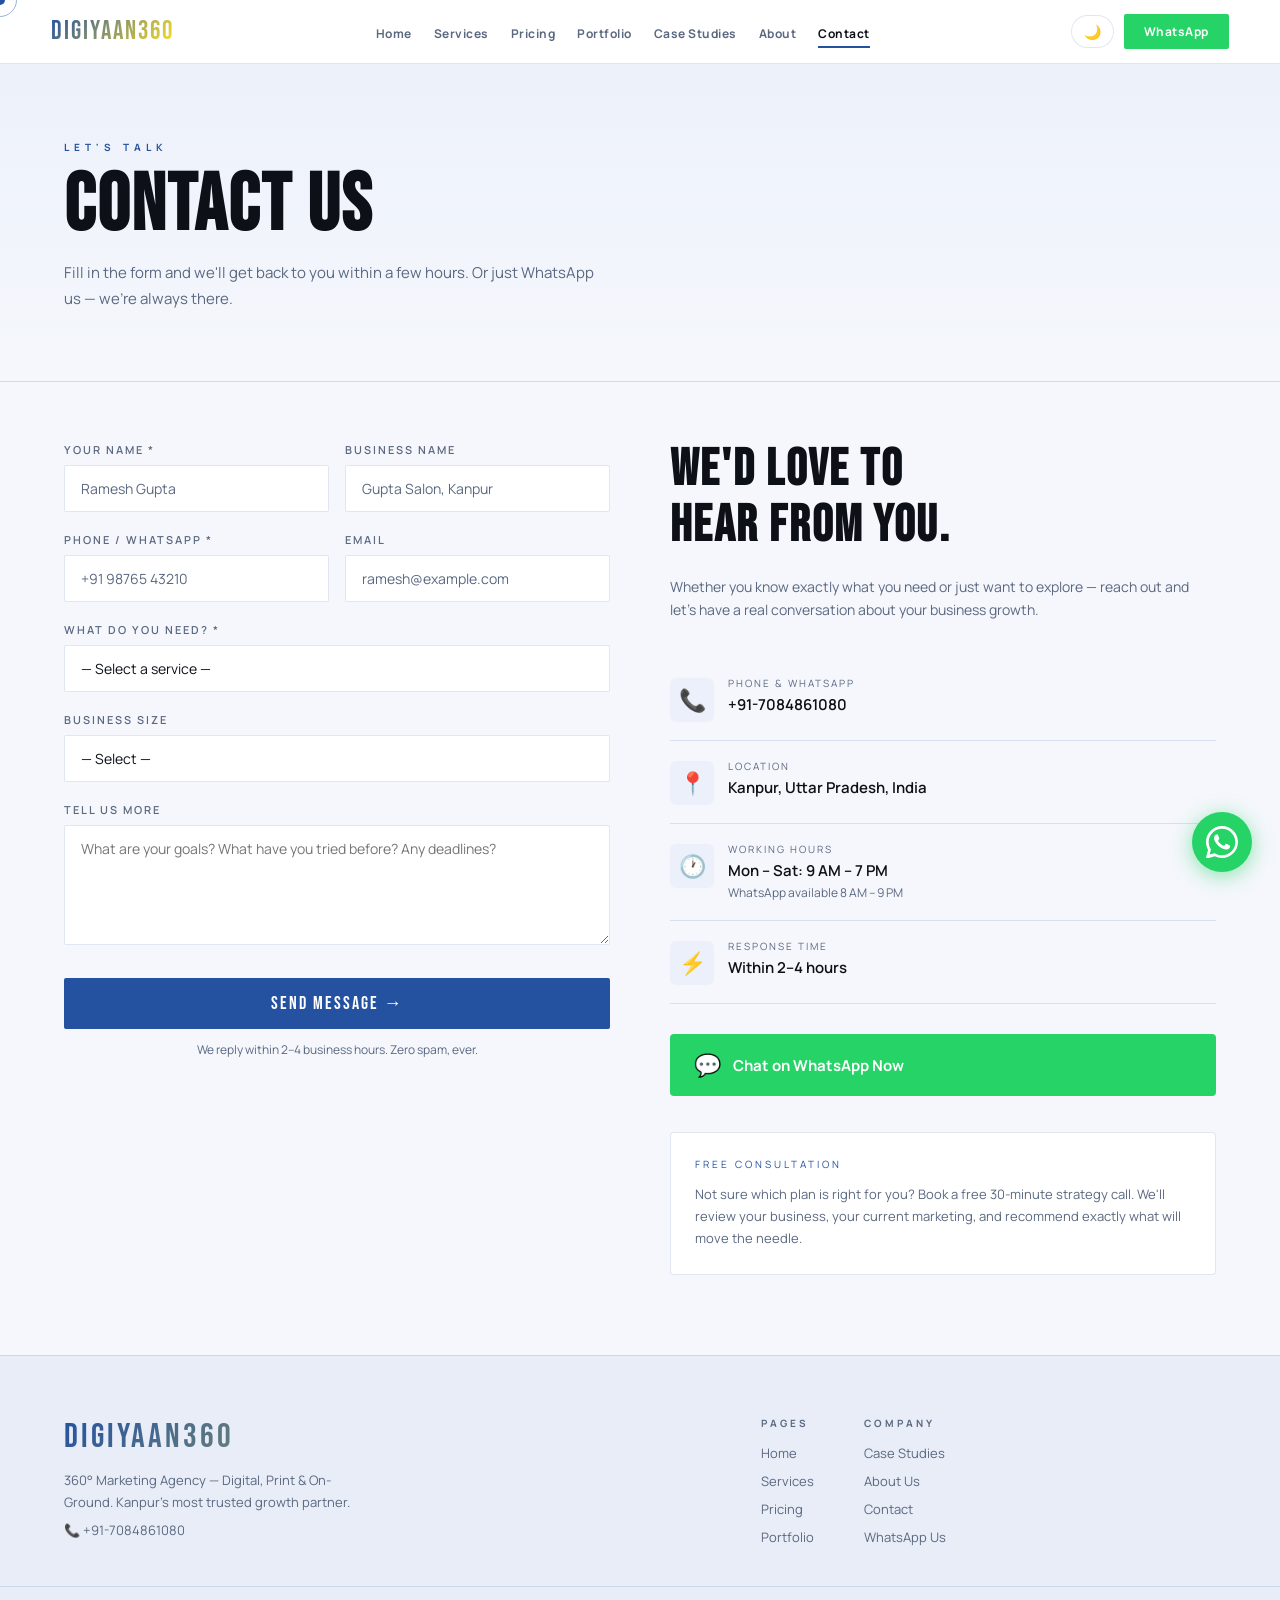
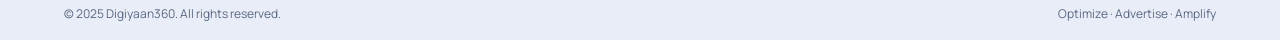
<file: contact.html>
<!DOCTYPE html>
<html lang="en" data-theme="dark">
<head>
<meta charset="UTF-8">
<meta name="viewport" content="width=device-width, initial-scale=1.0">
<title>Contact – Digiyaan360</title>
<link rel="stylesheet" href="shared.css">
<style>
.contact-section {
  padding: 60px 5% 80px;
  display: grid; grid-template-columns: 1fr 1fr;
  gap: 60px; align-items: start;
}
/* Form */
.contact-form { }
.form-group { margin-bottom: 20px; }
.form-label { font-size: 11px; letter-spacing: 2px; text-transform: uppercase; color: var(--muted-text); display: block; margin-bottom: 8px; }
.form-input, .form-select, .form-textarea {
  width: 100%;
  background: var(--input-bg); border: 1px solid var(--border);
  border-radius: 2px; padding: 13px 16px;
  font-family: 'Manrope', sans-serif;
  font-size: 14px; color: var(--text);
  transition: border-color 0.2s;
  outline: none;
}
.form-input:focus, .form-select:focus, .form-textarea:focus { border-color: var(--primary); }
.form-textarea { resize: vertical; min-height: 120px; }
.form-select option { background: var(--bg); }
.form-row { display: grid; grid-template-columns: 1fr 1fr; gap: 16px; }
.form-submit {
  width: 100%; padding: 15px;
  background: var(--primary); color: #fff;
  border: none; border-radius: 2px;
  font-family: 'Bebas Neue', sans-serif;
  font-size: 18px; letter-spacing: 2px;
  cursor: pointer; transition: background 0.2s, transform 0.15s;
  margin-top: 8px;
}
.form-submit:hover { background: var(--primary-light); transform: translateY(-2px); }
.form-note { font-size: 12px; color: var(--muted-text); text-align: center; margin-top: 12px; }

/* Contact info side */
.contact-info { }
.ci-heading {
  font-family: 'Bebas Neue', sans-serif;
  font-size: clamp(28px, 4vw, 52px); letter-spacing: 2px;
  line-height: 1.1; margin-bottom: 20px;
}
.ci-sub { font-size: 14px; color: var(--muted-text); line-height: 1.7; margin-bottom: 36px; }
.ci-item {
  display: flex; gap: 14px; align-items: flex-start;
  padding: 18px 0; border-bottom: 1px solid var(--border);
}
.ci-icon { font-size: 22px; flex-shrink: 0; margin-top: 2px; }
.ci-label { font-size: 10px; letter-spacing: 2px; text-transform: uppercase; color: var(--muted-text); margin-bottom: 4px; }
.ci-value { font-size: 15px; font-weight: 600; }
.ci-value a { color: var(--text); transition: color 0.2s; }
.ci-value a:hover { color: var(--primary); }

.whatsapp-btn {
  display: flex; align-items: center; gap: 12px;
  margin-top: 30px; padding: 16px 24px;
  background: #25D366; color: #fff;
  border-radius: 4px; text-decoration: none;
  font-weight: 700; font-size: 15px;
  transition: background 0.2s, transform 0.15s;
}
.whatsapp-btn:hover { background: #1ebe5d; transform: translateY(-2px); }
.whatsapp-btn .wa-icon { font-size: 22px; }

/* Success message */
.form-success {
  display: none; text-align: center; padding: 32px;
  background: rgba(36,82,160,0.1); border: 1px solid var(--primary);
  border-radius: 4px; margin-top: 20px;
}
.form-success h3 { font-family: 'Bebas Neue', sans-serif; font-size: 26px; letter-spacing: 1px; margin-bottom: 8px; color: var(--primary); }
.form-success p { font-size: 13px; color: var(--muted-text); }

@media(max-width:768px){
  .contact-section { grid-template-columns: 1fr; }
  .form-row { grid-template-columns: 1fr; }
}
</style>
</head>
<body>
<div class="cursor" id="cursor"></div>
<div class="cursor-ring" id="cursorRing"></div>

<nav id="mainNav">
  <a href="index.html" class="nav-logo">DIGIYAAN<span>360</span></a>
  <ul class="nav-links" id="navLinks">
    <li><a href="index.html">Home</a></li>
    <li><a href="services.html">Services</a></li>
    <li><a href="pricing.html">Pricing</a></li>
    <li><a href="portfolio.html">Portfolio</a></li>
    <li><a href="case-studies.html">Case Studies</a></li>
    <li><a href="about.html">About</a></li>
    <li><a href="contact.html" class="active">Contact</a></li>
  </ul>
  <div class="nav-actions">
    <button class="theme-toggle" id="themeToggle"><span id="themeIcon">☀️</span></button>
    <a href="https://wa.me/917084861080" class="nav-cta" target="_blank" style="background:#25D366;">WhatsApp</a>
    <button class="hamburger" id="hamburger">☰</button>
  </div>
</nav>

<div class="page-header">
  <div class="page-header-label">Let's Talk</div>
  <h1>CONTACT US</h1>
  <p>Fill in the form and we'll get back to you within a few hours. Or just WhatsApp us — we're always there.</p>
</div>

<div class="contact-section">
  <!-- FORM -->
  <div class="contact-form">
    <form id="contactForm" onsubmit="submitForm(event)">
      <div class="form-row">
        <div class="form-group">
          <label class="form-label">Your Name *</label>
          <input class="form-input" type="text" placeholder="Ramesh Gupta" required>
        </div>
        <div class="form-group">
          <label class="form-label">Business Name</label>
          <input class="form-input" type="text" placeholder="Gupta Salon, Kanpur">
        </div>
      </div>
      <div class="form-row">
        <div class="form-group">
          <label class="form-label">Phone / WhatsApp *</label>
          <input class="form-input" type="tel" placeholder="+91 98765 43210" required>
        </div>
        <div class="form-group">
          <label class="form-label">Email</label>
          <input class="form-input" type="email" placeholder="ramesh@example.com">
        </div>
      </div>
      <div class="form-group">
        <label class="form-label">What do you need? *</label>
        <select class="form-select" required>
          <option value="">— Select a service —</option>
          <option>Social Media Management</option>
          <option>Photography / Video Production</option>
          <option>SEO</option>
          <option>Website Design</option>
          <option>Outdoor Advertising (Signboard / Hoarding)</option>
          <option>Starter Plan (₹9,999/mo)</option>
          <option>Growth Plan (₹19,999/mo)</option>
          <option>Enterprise Plan (₹39,999/mo)</option>
          <option>Complete 360° Package</option>
          <option>Not sure — I need a consultation</option>
        </select>
      </div>
      <div class="form-group">
        <label class="form-label">Business Size</label>
        <select class="form-select">
          <option value="">— Select —</option>
          <option>Small (1–10 employees)</option>
          <option>Medium (10–50 employees)</option>
          <option>Large (50+ employees)</option>
        </select>
      </div>
      <div class="form-group">
        <label class="form-label">Tell Us More</label>
        <textarea class="form-textarea" placeholder="What are your goals? What have you tried before? Any deadlines?"></textarea>
      </div>
      <button type="submit" class="form-submit">SEND MESSAGE →</button>
      <p class="form-note">We reply within 2–4 business hours. Zero spam, ever.</p>
    </form>
    <div class="form-success" id="formSuccess">
      <h3>Message Sent! ✓</h3>
      <p>Thank you for reaching out. Our team will contact you within a few hours.<br>For urgent queries, WhatsApp us at +91-7084861080.</p>
    </div>
  </div>

  <!-- INFO -->
  <div class="contact-info">
    <h2 class="ci-heading">WE'D LOVE TO<br>HEAR FROM YOU.</h2>
    <p class="ci-sub">Whether you know exactly what you need or just want to explore — reach out and let's have a real conversation about your business growth.</p>

    <div class="ci-item">
      <div class="ci-icon">📞</div>
      <div>
        <div class="ci-label">Phone &amp; WhatsApp</div>
        <div class="ci-value"><a href="tel:+917084861080">+91-7084861080</a></div>
      </div>
    </div>
    <div class="ci-item">
      <div class="ci-icon">📍</div>
      <div>
        <div class="ci-label">Location</div>
        <div class="ci-value">Kanpur, Uttar Pradesh, India</div>
      </div>
    </div>
    <div class="ci-item">
      <div class="ci-icon">🕐</div>
      <div>
        <div class="ci-label">Working Hours</div>
        <div class="ci-value">Mon – Sat: 9 AM – 7 PM<br><span style="font-size:12px;color:var(--muted-text);font-weight:400;">WhatsApp available 8 AM – 9 PM</span></div>
      </div>
    </div>
    <div class="ci-item">
      <div class="ci-icon">⚡</div>
      <div>
        <div class="ci-label">Response Time</div>
        <div class="ci-value">Within 2–4 hours</div>
      </div>
    </div>

    <a href="https://wa.me/917084861080?text=Hi Digiyaan360, I'd like to know more about your services." target="_blank" class="whatsapp-btn">
      <span class="wa-icon">💬</span>
      Chat on WhatsApp Now
    </a>

    <div style="margin-top:36px;padding:24px;background:var(--card-bg);border:1px solid var(--border);border-radius:4px;">
      <div style="font-size:10px;letter-spacing:3px;text-transform:uppercase;color:var(--primary);margin-bottom:12px;">Free Consultation</div>
      <p style="font-size:13px;color:var(--muted-text);line-height:1.7;">Not sure which plan is right for you? Book a free 30-minute strategy call. We'll review your business, your current marketing, and recommend exactly what will move the needle.</p>
    </div>
  </div>
</div>

<footer class="site-footer">
  <div class="footer-top">
    <div>
      <div class="footer-logo">DIGIYAAN<span>360</span></div>
      <p class="footer-desc">360° Marketing Agency — Digital, Print &amp; On-Ground. Kanpur's most trusted growth partner.</p>
      <p style="font-size:13px;color:var(--muted-text);margin-top:8px;">📞 +91-7084861080</p>
    </div>
    <div class="footer-nav">
      <div class="footer-nav-col">
        <div class="footer-nav-title">Pages</div>
        <a href="index.html">Home</a>
        <a href="services.html">Services</a>
        <a href="pricing.html">Pricing</a>
        <a href="portfolio.html">Portfolio</a>
      </div>
      <div class="footer-nav-col">
        <div class="footer-nav-title">Company</div>
        <a href="case-studies.html">Case Studies</a>
        <a href="about.html">About Us</a>
        <a href="contact.html">Contact</a>
        <a href="https://wa.me/917084861080" target="_blank">WhatsApp Us</a>
      </div>
    </div>
  </div>
  <div class="footer-bottom">
    <span>© 2025 Digiyaan360. All rights reserved.</span>
    <span>Optimize · Advertise · Amplify</span>
  </div>
</footer>

<script src="shared.js"></script>
<script>
function submitForm(e) {
  e.preventDefault();
  document.getElementById('contactForm').style.display = 'none';
  document.getElementById('formSuccess').style.display = 'block';
  // In production, replace with actual form submission (e.g. Formspree, EmailJS, or backend)
}
</script>
</body>
</html>
</file>
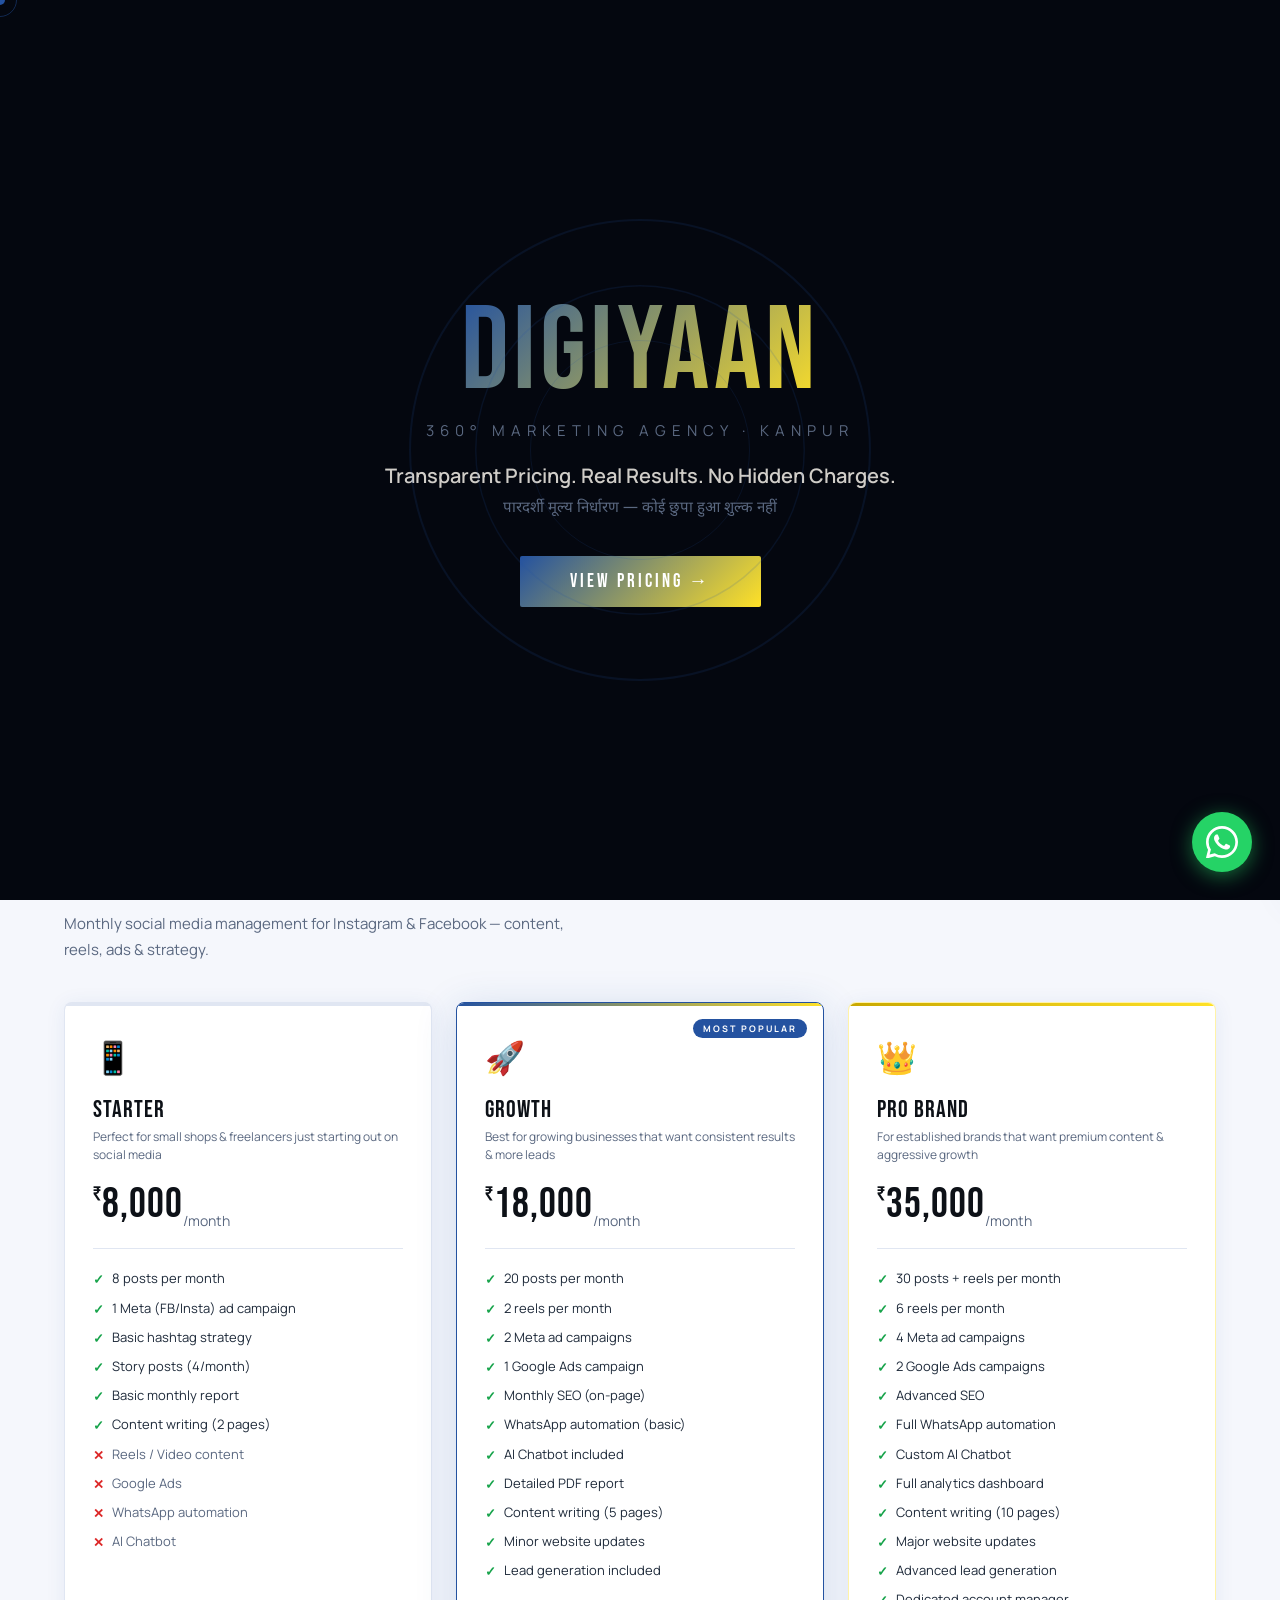
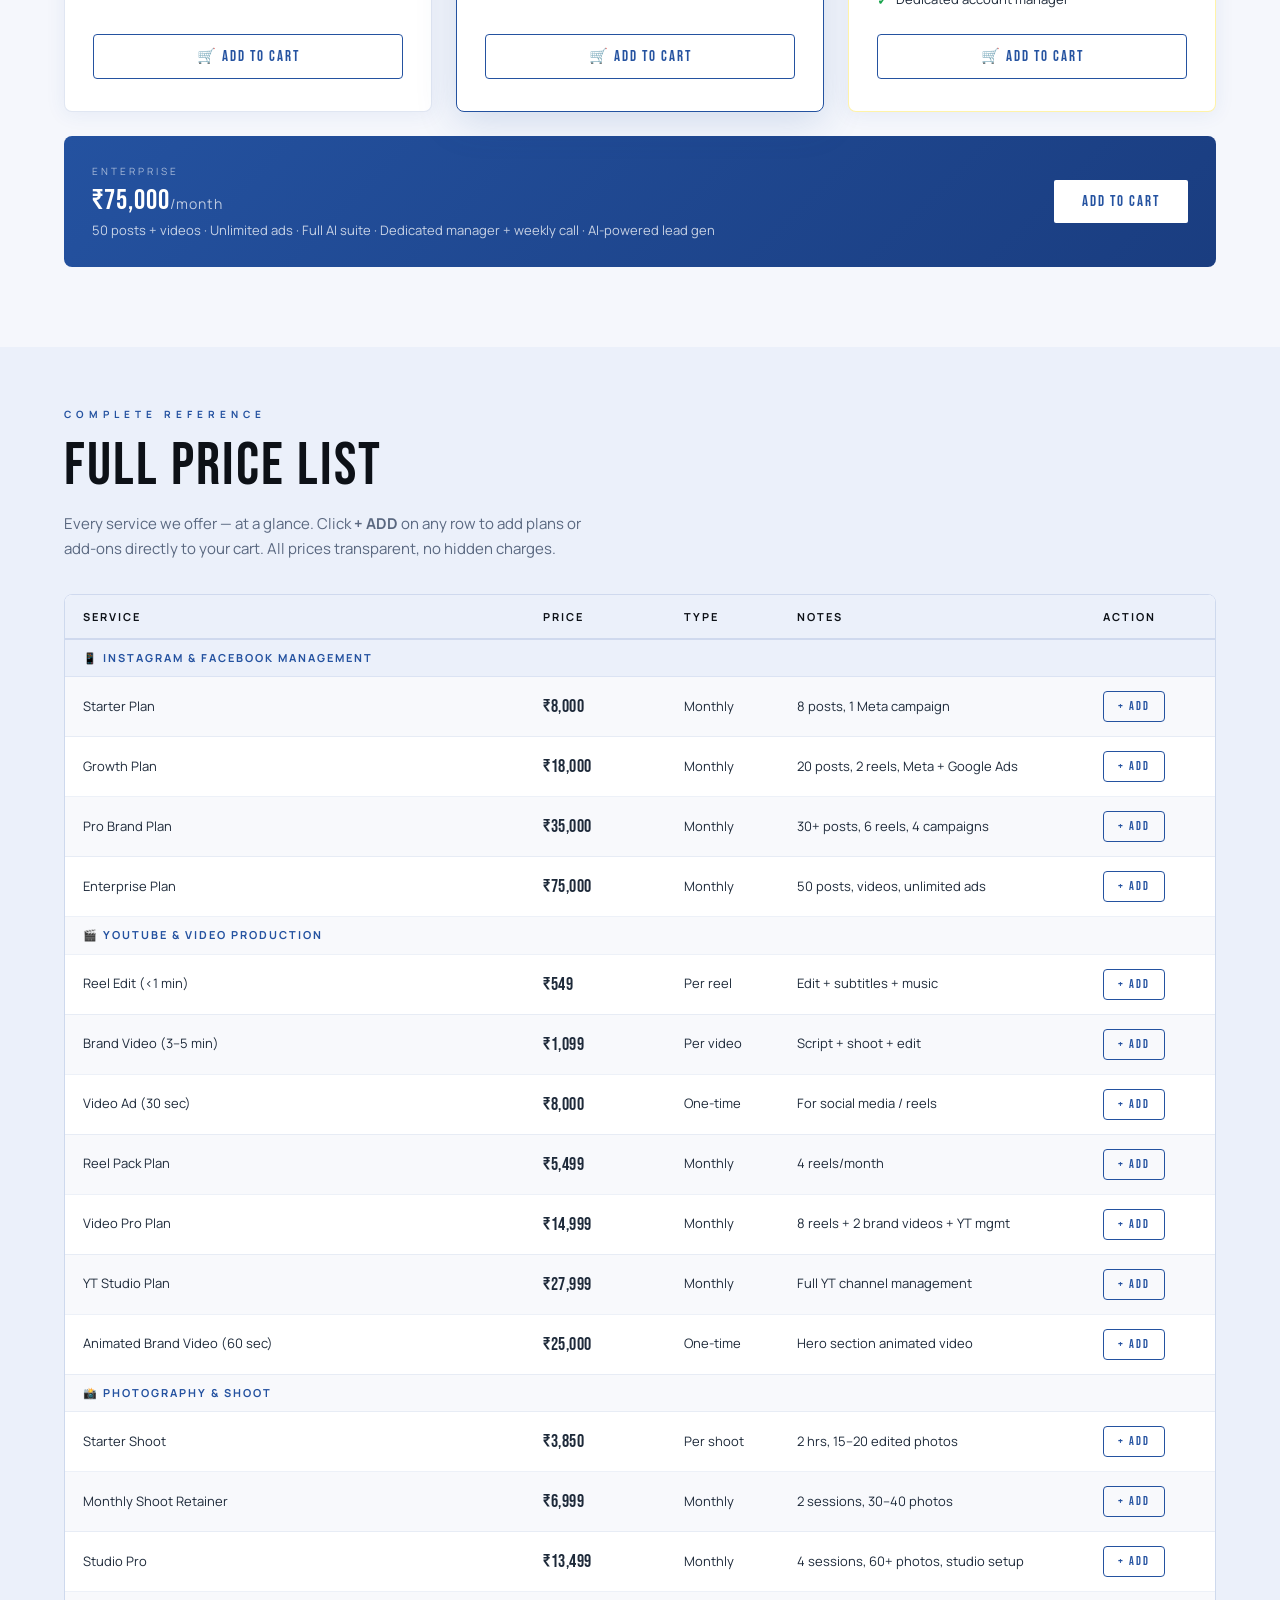
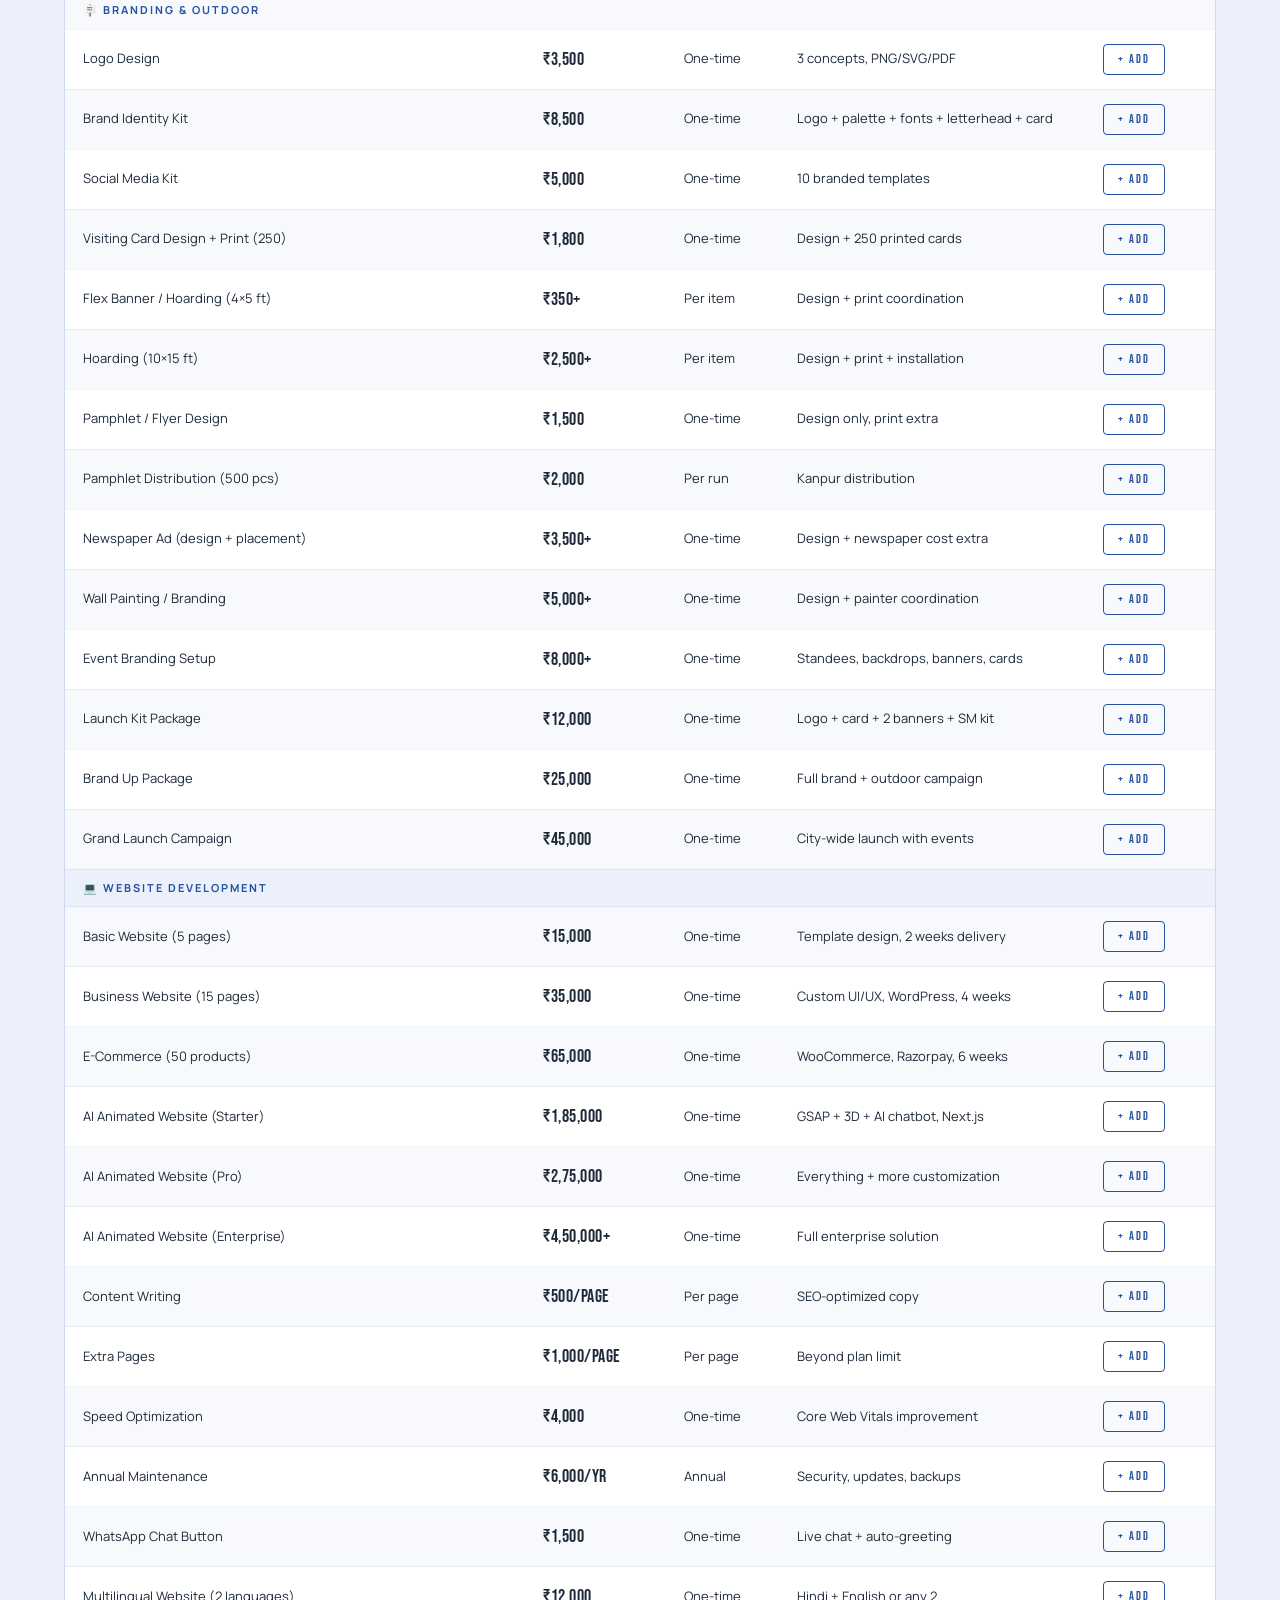
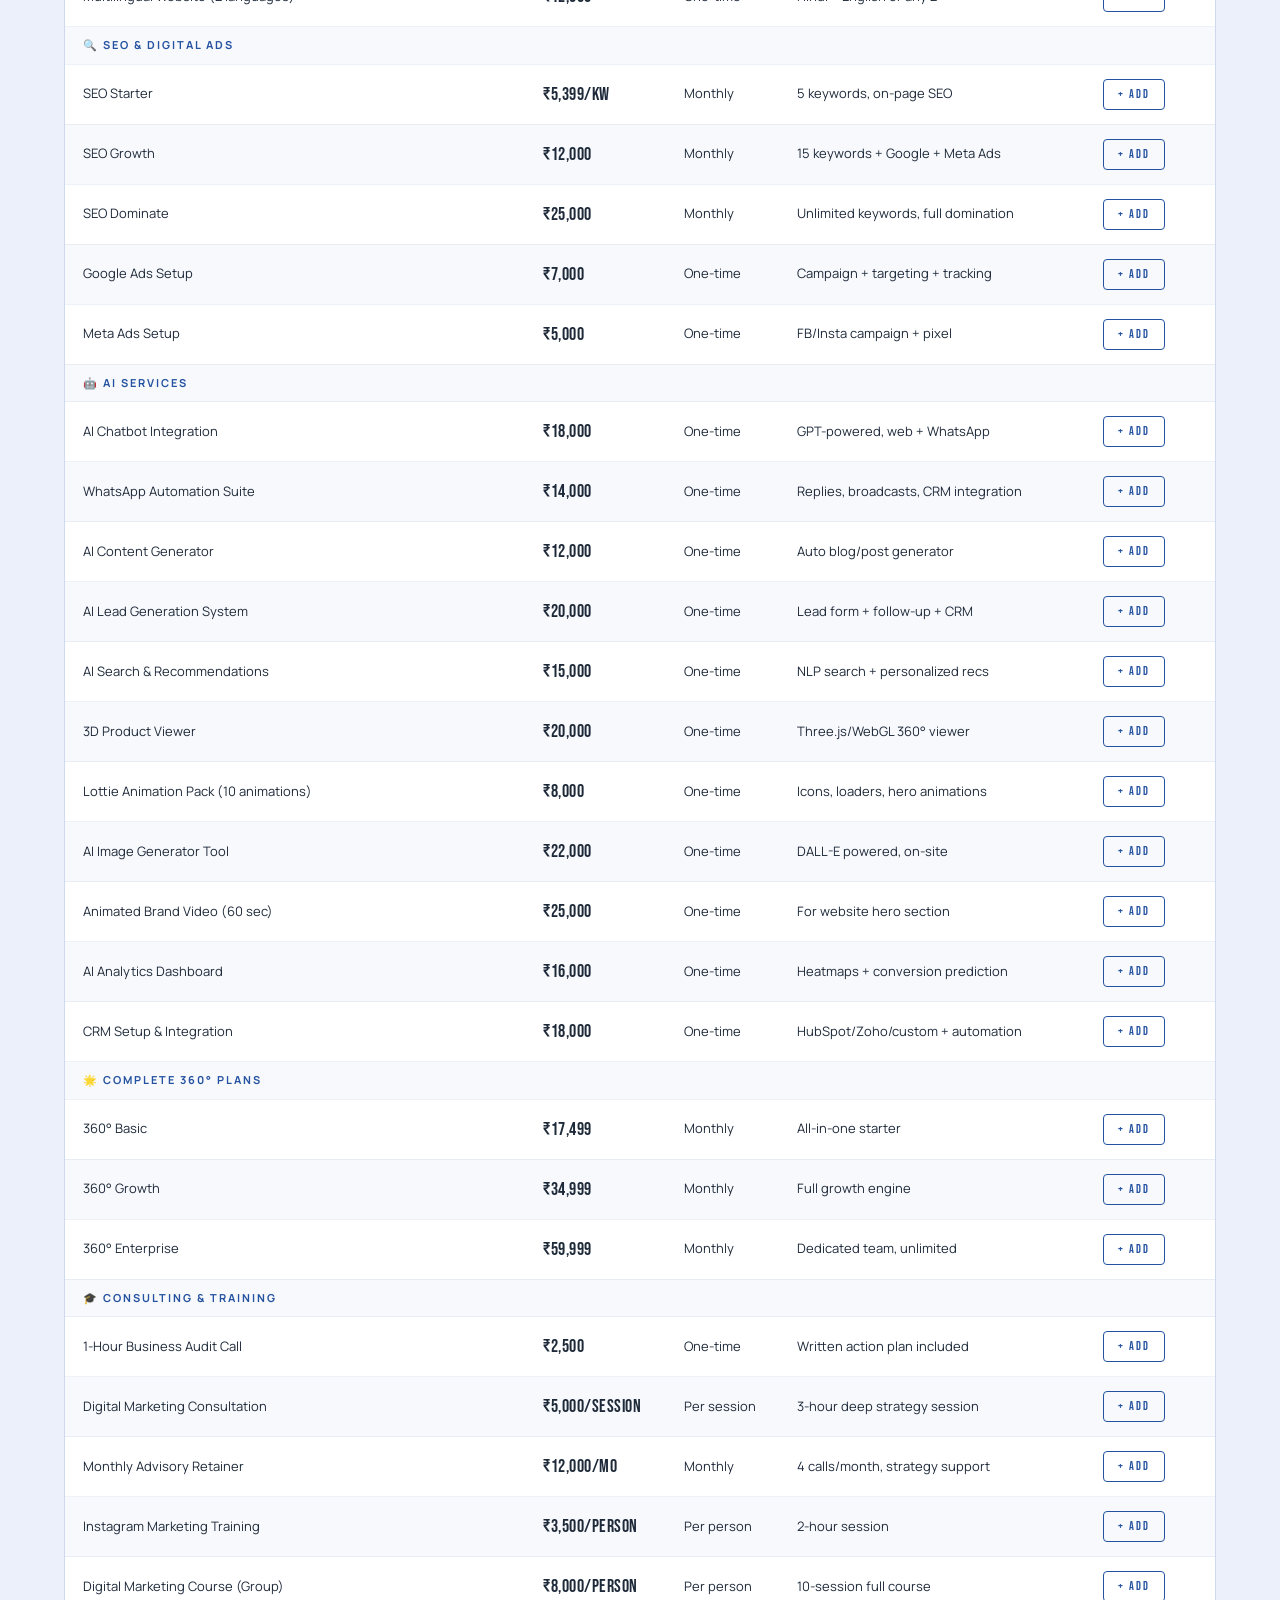
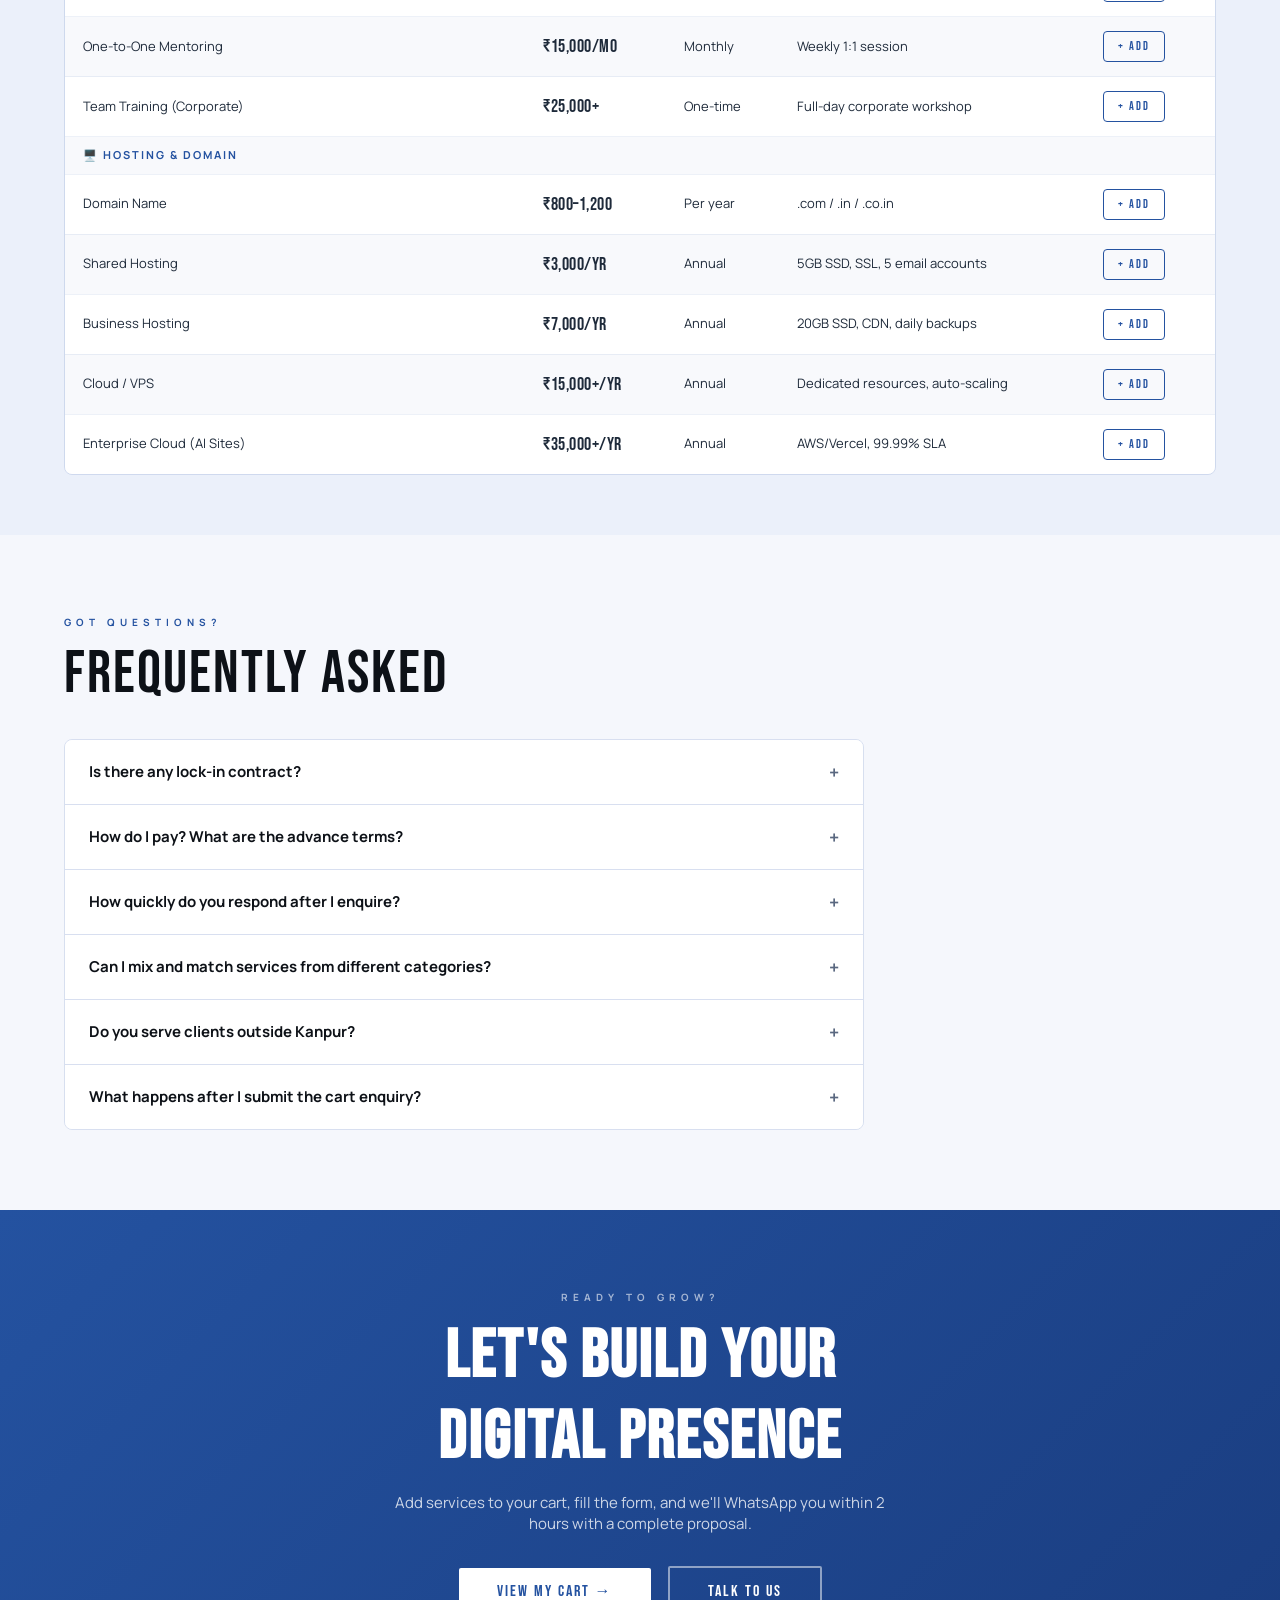
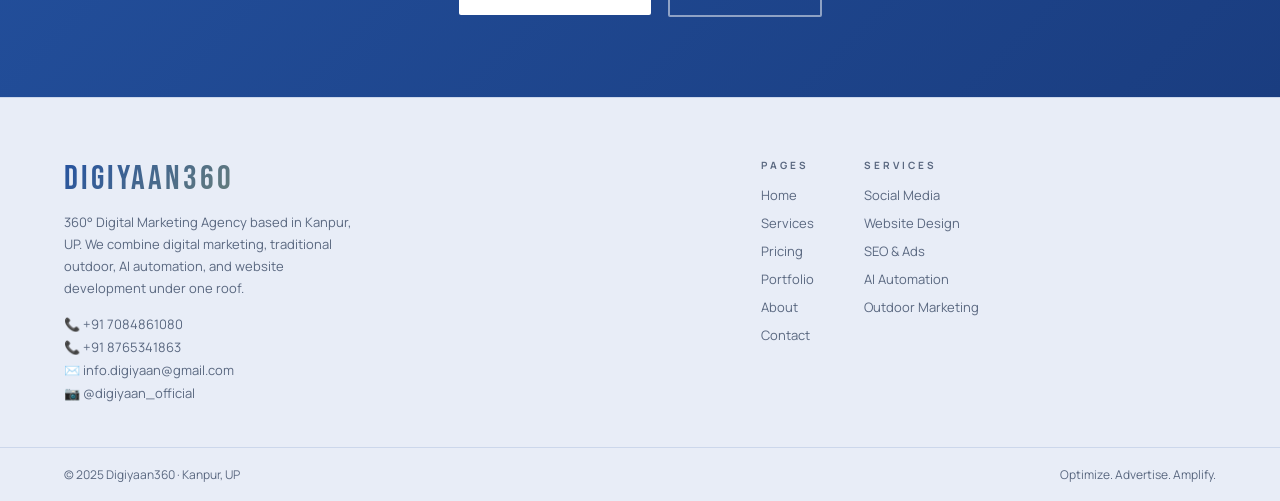
<file: pricing.html>
<!DOCTYPE html>
<html lang="en">
<head>
<meta charset="UTF-8">
<meta name="viewport" content="width=device-width, initial-scale=1.0">
<title>Pricing — Digiyaan360 | Digital Marketing Agency Kanpur</title>
<link href="https://fonts.googleapis.com/css2?family=Bebas+Neue&family=Manrope:wght@300;400;500;600;700;800&family=Noto+Sans+Devanagari:wght@400;700&display=swap" rel="stylesheet">
<link rel="stylesheet" href="shared.css">
</head>
<body>

<!-- CURSORS -->
<div class="cursor" id="cursor"></div>
<div class="cursor-ring" id="cursorRing"></div>

<!-- SPLASH -->
<div id="splash">
  <div class="splash-ring"></div><div class="splash-ring"></div><div class="splash-ring"></div>
  <div class="splash-badge">DIGIYAAN</div>
  <div class="splash-sub">360° Marketing Agency · Kanpur</div>
  <div class="splash-tagline">Transparent Pricing. Real Results. No Hidden Charges.</div>
  <div class="splash-hindi">पारदर्शी मूल्य निर्धारण — कोई छुपा हुआ शुल्क नहीं</div>
  <button class="enter-btn" onclick="closeSplash()">VIEW PRICING →</button>
</div>

<!-- CART SIDEBAR -->
<div class="cart-overlay" id="cartOverlay" onclick="closeCart()"></div>
<div class="cart-sidebar" id="cartSidebar">
  <div class="cart-head">
    <h3>🛒 YOUR CART</h3>
    <button class="cart-close" onclick="closeCart()">✕</button>
  </div>
  <div class="cart-items" id="cartItems"></div>
  <div class="cart-footer">
    <div class="cart-total-row">
      <span class="cart-total-label">TOTAL ESTIMATE</span>
      <span class="cart-total-val" id="cartTotal">₹0</span>
    </div>
    <button class="cart-checkout-btn" onclick="openCheckout()">PROCEED TO ENQUIRE →</button>
    <div class="cart-note">We'll WhatsApp you with a detailed quote within 2 hours</div>
  </div>
</div>

<!-- CHECKOUT MODAL -->
<div class="checkout-overlay" id="checkoutOverlay">
  <div class="checkout-box">
    <div class="checkout-head">
      <h3>📋 ENQUIRY DETAILS</h3>
      <button class="cart-close" onclick="closeCheckout()">✕</button>
    </div>
    <div class="checkout-body">
      <div id="checkoutForm">
        <div class="checkout-summary">
          <div class="checkout-summary-title">YOUR SELECTED SERVICES</div>
          <div id="checkoutItemList"></div>
          <div class="checkout-total">
            <span>Total Estimate</span>
            <strong id="checkoutTotal">₹0</strong>
          </div>
        </div>
        <div class="form-row">
          <div class="form-group">
            <label class="form-label">Your Name *</label>
            <input type="text" id="co-name" class="form-input" placeholder="Full name">
          </div>
          <div class="form-group">
            <label class="form-label">WhatsApp Number *</label>
            <input type="tel" id="co-phone" class="form-input" placeholder="+91 XXXXX XXXXX">
          </div>
        </div>
        <div class="form-group">
          <label class="form-label">Business Name</label>
          <input type="text" id="co-biz" class="form-input" placeholder="Your business / brand name">
        </div>
        <div class="form-group">
          <label class="form-label">Message / Requirements</label>
          <textarea id="co-msg" class="form-textarea" placeholder="Tell us about your goals, current situation, or any questions..."></textarea>
        </div>
        <button class="checkout-submit" onclick="submitCheckout(event)">
          <span>📱</span> SEND ENQUIRY ON WHATSAPP
        </button>
        <div style="font-size:11px;color:var(--muted-text);text-align:center;margin-top:12px;">We reply within 2 hours · No spam · Cancel anytime</div>
      </div>
      <div class="checkout-success" id="checkoutSuccess">
        <div class="checkout-success-icon">🎉</div>
        <h3>ENQUIRY SENT!</h3>
        <p>Your WhatsApp is opening with your order details.<br>We'll confirm within 2 hours and send a detailed quote.<br><br><strong>+91 7084861080 | +91 8765341863</strong></p>
      </div>
    </div>
  </div>
</div>

<!-- NAV -->
<nav>
  <a href="index.html" class="nav-logo">DIGIYAAN360</a>
  <ul class="nav-links" id="navLinks">
    <li><a href="index.html">Home</a></li>
    <li><a href="services.html">Services</a></li>
    <li><a href="pricing.html" class="active">Pricing</a></li>
    <li><a href="portfolio.html">Portfolio</a></li>
    <li><a href="about.html">About</a></li>
    <li><a href="contact.html">Contact</a></li>
  </ul>
  <div class="nav-actions">
    <button class="cart-nav-btn" onclick="openCart()">
      🛒 Cart
      <span class="cart-count" id="cartCount">0</span>
    </button>
    <button class="theme-toggle" id="themeToggle">
      <span id="themeIcon">☀️</span>
    </button>
    <a href="contact.html" class="nav-cta">GET QUOTE</a>
    <button class="hamburger" id="hamburger">☰</button>
  </div>
</nav>

<!-- PAGE HEADER -->
<div class="page-header">
  <div class="page-header-label">TRANSPARENT PRICING</div>
  <h1>SERVICES &<br>PRICING</h1>
  <p>No hidden charges. No lock-ins. Add any service to cart, fill a quick form, and we'll WhatsApp you a detailed quote within 2 hours.</p>
  <div style="display:flex;gap:12px;flex-wrap:wrap;margin-top:24px;">
    <span class="green-tag">✓ Cancel Anytime</span>
    <span class="blue-tag">✓ No Hidden Fees</span>
    <span class="gold-tag">✓ 2-Hour Response</span>
  </div>
</div>

<!-- MAIN PRICING SECTION -->
<section class="section">
  <div class="section-label">CHOOSE YOUR PLAN</div>
  <div class="section-title">ALL SERVICES & PLANS</div>
  <div class="section-sub" style="margin-bottom:40px;">Click any tab to explore plans. Add to cart like a product. Enquire via WhatsApp.</div>

  <!-- TABS -->
  <div class="pricing-tabs">
    <button class="pricing-tab active" onclick="switchTab('instagram')">📱 Instagram & Facebook</button>
    <button class="pricing-tab" onclick="switchTab('youtube')">🎬 YouTube & Video</button>
    <button class="pricing-tab" onclick="switchTab('shoot')">📸 Shoot Plans</button>
    <button class="pricing-tab" onclick="switchTab('branding')">🪧 Branding & Outdoor</button>
    <button class="pricing-tab" onclick="switchTab('website')">💻 Website</button>
    <button class="pricing-tab" onclick="switchTab('seo')">🔍 SEO & Digital Ads</button>
    <button class="pricing-tab" onclick="switchTab('ai')">🤖 AI Services</button>
    <button class="pricing-tab" onclick="switchTab('complete')">🌟 Complete 360°</button>
  </div>

  <!-- ─── TAB: INSTAGRAM & FACEBOOK ─── -->
  <div class="pricing-panel active" id="tab-instagram">
    <div class="section-sub" style="margin-bottom:28px;">Monthly social media management for Instagram & Facebook — content, reels, ads & strategy.</div>
    <div class="plans-grid">

      <div class="plan-card">
        <div class="plan-icon">📱</div>
        <div class="plan-name">STARTER</div>
        <div class="plan-tagline">Perfect for small shops & freelancers just starting out on social media</div>
        <div class="plan-price"><sup>₹</sup>8,000<sub>/month</sub></div>
        <div class="plan-divider"></div>
        <ul class="plan-features">
          <li>8 posts per month</li>
          <li>1 Meta (FB/Insta) ad campaign</li>
          <li>Basic hashtag strategy</li>
          <li>Story posts (4/month)</li>
          <li>Basic monthly report</li>
          <li>Content writing (2 pages)</li>
          <li class="no">Reels / Video content</li>
          <li class="no">Google Ads</li>
          <li class="no">WhatsApp automation</li>
          <li class="no">AI Chatbot</li>
        </ul>
        <div class="plan-cta">
          <button class="btn-add-cart" data-cart-id="ig-starter" onclick="DG_CART.add({id:'ig-starter',name:'Instagram & Facebook',plan:'Starter',price:8000,period:'/mo',icon:'📱'})">🛒 ADD TO CART</button>
        </div>
      </div>

      <div class="plan-card featured">
        <div class="featured-badge">MOST POPULAR</div>
        <div class="plan-icon">🚀</div>
        <div class="plan-name">GROWTH</div>
        <div class="plan-tagline">Best for growing businesses that want consistent results & more leads</div>
        <div class="plan-price"><sup>₹</sup>18,000<sub>/month</sub></div>
        <div class="plan-divider"></div>
        <ul class="plan-features">
          <li>20 posts per month</li>
          <li>2 reels per month</li>
          <li>2 Meta ad campaigns</li>
          <li>1 Google Ads campaign</li>
          <li>Monthly SEO (on-page)</li>
          <li>WhatsApp automation (basic)</li>
          <li>AI Chatbot included</li>
          <li>Detailed PDF report</li>
          <li>Content writing (5 pages)</li>
          <li>Minor website updates</li>
          <li>Lead generation included</li>
        </ul>
        <div class="plan-cta">
          <button class="btn-add-cart" data-cart-id="ig-growth" onclick="DG_CART.add({id:'ig-growth',name:'Instagram & Facebook',plan:'Growth',price:18000,period:'/mo',icon:'🚀'})">🛒 ADD TO CART</button>
        </div>
      </div>

      <div class="plan-card gold-plan">
        <div class="plan-icon">👑</div>
        <div class="plan-name">PRO BRAND</div>
        <div class="plan-tagline">For established brands that want premium content & aggressive growth</div>
        <div class="plan-price"><sup>₹</sup>35,000<sub>/month</sub></div>
        <div class="plan-divider"></div>
        <ul class="plan-features">
          <li>30 posts + reels per month</li>
          <li>6 reels per month</li>
          <li>4 Meta ad campaigns</li>
          <li>2 Google Ads campaigns</li>
          <li>Advanced SEO</li>
          <li>Full WhatsApp automation</li>
          <li>Custom AI Chatbot</li>
          <li>Full analytics dashboard</li>
          <li>Content writing (10 pages)</li>
          <li>Major website updates</li>
          <li>Advanced lead generation</li>
          <li>Dedicated account manager</li>
        </ul>
        <div class="plan-cta">
          <button class="btn-add-cart" data-cart-id="ig-pro" onclick="DG_CART.add({id:'ig-pro',name:'Instagram & Facebook',plan:'Pro Brand',price:35000,period:'/mo',icon:'👑'})">🛒 ADD TO CART</button>
        </div>
      </div>

    </div>

    <!-- Enterprise -->
    <div style="margin-top:24px;padding:28px;background:linear-gradient(135deg,var(--primary),#1a3d80);border-radius:8px;display:flex;flex-wrap:wrap;gap:20px;align-items:center;justify-content:space-between;">
      <div>
        <div style="font-size:10px;letter-spacing:3px;text-transform:uppercase;color:rgba(255,255,255,.6);margin-bottom:6px;">ENTERPRISE</div>
        <div style="font-family:'Bebas Neue',sans-serif;font-size:28px;letter-spacing:1px;color:#fff;">₹75,000<span style="font-size:14px;font-family:Manrope,sans-serif;font-weight:400;opacity:.7;">/month</span></div>
        <div style="font-size:13px;color:rgba(255,255,255,.75);margin-top:4px;">50 posts + videos · Unlimited ads · Full AI suite · Dedicated manager + weekly call · AI-powered lead gen</div>
      </div>
      <button class="btn-white" style="padding:12px 28px;font-size:15px;letter-spacing:2px;" onclick="DG_CART.add({id:'ig-enterprise',name:'Instagram & Facebook',plan:'Enterprise',price:75000,period:'/mo',icon:'🏢'})">ADD TO CART</button>
    </div>
  </div>

  <!-- ─── TAB: YOUTUBE & VIDEO ─── -->
  <div class="pricing-panel" id="tab-youtube">
    <div class="section-sub" style="margin-bottom:28px;">Professional video production, editing, YouTube channel management & reel creation packages.</div>
    <div class="plans-grid">

      <div class="plan-card">
        <div class="plan-icon">🎬</div>
        <div class="plan-name">REEL PACK</div>
        <div class="plan-tagline">Ideal for businesses wanting regular short-form video content for social media</div>
        <div class="plan-price"><sup>₹</sup>5,499<sub>/month</sub></div>
        <div class="plan-divider"></div>
        <ul class="plan-features">
          <li>4 reels per month (edited)</li>
          <li>Subtitles & captions</li>
          <li>Music & sound design</li>
          <li>Basic colour grading</li>
          <li>Social media formatting</li>
          <li>Story versions included</li>
          <li class="no">Brand video production</li>
          <li class="no">YouTube management</li>
          <li class="no">Thumbnail design</li>
        </ul>
        <div class="plan-cta">
          <button class="btn-add-cart" data-cart-id="yt-reel" onclick="DG_CART.add({id:'yt-reel',name:'YouTube & Video',plan:'Reel Pack',price:5499,period:'/mo',icon:'🎬'})">🛒 ADD TO CART</button>
        </div>
      </div>

      <div class="plan-card featured">
        <div class="featured-badge">BEST VALUE</div>
        <div class="plan-icon">🎥</div>
        <div class="plan-name">VIDEO PRO</div>
        <div class="plan-tagline">Full video production + YouTube channel management with strategy</div>
        <div class="plan-price"><sup>₹</sup>14,999<sub>/month</sub></div>
        <div class="plan-divider"></div>
        <ul class="plan-features">
          <li>8 reels per month</li>
          <li>2 brand videos (3–5 min)</li>
          <li>YouTube channel management</li>
          <li>Custom thumbnail design</li>
          <li>Video SEO & tags</li>
          <li>Script writing included</li>
          <li>Advanced colour grading</li>
          <li>Motion graphics & titles</li>
          <li>Monthly performance report</li>
        </ul>
        <div class="plan-cta">
          <button class="btn-add-cart" data-cart-id="yt-pro" onclick="DG_CART.add({id:'yt-pro',name:'YouTube & Video',plan:'Video Pro',price:14999,period:'/mo',icon:'🎥'})">🛒 ADD TO CART</button>
        </div>
      </div>

      <div class="plan-card gold-plan">
        <div class="plan-icon">🏆</div>
        <div class="plan-name">YT STUDIO</div>
        <div class="plan-tagline">Full YouTube studio setup, production & channel growth management</div>
        <div class="plan-price"><sup>₹</sup>27,999<sub>/month</sub></div>
        <div class="plan-divider"></div>
        <ul class="plan-features">
          <li>12+ reels per month</li>
          <li>4 long-form YouTube videos</li>
          <li>Full YT channel management</li>
          <li>Brand intro/outro animation</li>
          <li>AI-assisted scriptwriting</li>
          <li>YouTube Shorts strategy</li>
          <li>Advanced SEO optimization</li>
          <li>Community tab management</li>
          <li>Growth analytics + reports</li>
          <li>Dedicated video team</li>
        </ul>
        <div class="plan-cta">
          <button class="btn-add-cart" data-cart-id="yt-studio" onclick="DG_CART.add({id:'yt-studio',name:'YouTube & Video',plan:'YT Studio',price:27999,period:'/mo',icon:'🏆'})">🛒 ADD TO CART</button>
        </div>
      </div>

    </div>

    <div style="margin-top:28px;padding:20px 24px;background:var(--card-bg);border:1px solid var(--border);border-radius:8px;">
      <div class="section-label" style="margin-bottom:10px;">ONE-TIME VIDEO RATES</div>
      <div style="display:flex;flex-wrap:wrap;gap:16px;">
        <span style="font-size:13px;color:var(--text-2);">📽 Reel Edit (&lt;1 min): <strong style="color:var(--primary);">₹549</strong></span>
        <span style="font-size:13px;color:var(--text-2);">🎬 Brand Video (3–5 min): <strong style="color:var(--primary);">₹1,099</strong></span>
        <span style="font-size:13px;color:var(--text-2);">🎭 Video Ad (30 sec): <strong style="color:var(--primary);">₹8,000</strong></span>
        <span style="font-size:13px;color:var(--text-2);">🎞 Animated Brand Video (60s): <strong style="color:var(--primary);">₹25,000</strong></span>
      </div>
    </div>
  </div>

  <!-- ─── TAB: SHOOT PLANS ─── -->
  <div class="pricing-panel" id="tab-shoot">
    <div class="section-sub" style="margin-bottom:28px;">Professional product, lifestyle & brand photography for social media, website & advertising.</div>
    <div class="plans-grid">

      <div class="plan-card">
        <div class="plan-icon">📸</div>
        <div class="plan-name">STARTER SHOOT</div>
        <div class="plan-tagline">Single shoot session for social media content or basic product photography</div>
        <div class="plan-price"><sup>₹</sup>3,850<sub>/shoot</sub></div>
        <div class="plan-divider"></div>
        <ul class="plan-features">
          <li>2-hour shoot session</li>
          <li>15–20 edited photos</li>
          <li>Basic retouching</li>
          <li>Social media formatting</li>
          <li>Same-day delivery</li>
          <li class="no">Studio setup</li>
          <li class="no">Multiple outfits/setups</li>
          <li class="no">Product catalogue</li>
        </ul>
        <div class="plan-cta">
          <button class="btn-add-cart" data-cart-id="shoot-starter" onclick="DG_CART.add({id:'shoot-starter',name:'Photo Shoot',plan:'Starter',price:3850,period:'/shoot',icon:'📸'})">🛒 ADD TO CART</button>
        </div>
      </div>

      <div class="plan-card featured">
        <div class="featured-badge">MOST POPULAR</div>
        <div class="plan-icon">📷</div>
        <div class="plan-name">MONTHLY SHOOT</div>
        <div class="plan-tagline">Monthly photography retainer — fresh content every month for social media</div>
        <div class="plan-price"><sup>₹</sup>6,999<sub>/month</sub></div>
        <div class="plan-divider"></div>
        <ul class="plan-features">
          <li>2 shoot sessions/month</li>
          <li>30–40 edited photos</li>
          <li>Advanced retouching</li>
          <li>Product + lifestyle shots</li>
          <li>Instagram grid planning</li>
          <li>All files delivered digitally</li>
          <li>Priority turnaround (24h)</li>
          <li>Content calendar support</li>
        </ul>
        <div class="plan-cta">
          <button class="btn-add-cart" data-cart-id="shoot-monthly" onclick="DG_CART.add({id:'shoot-monthly',name:'Photo Shoot',plan:'Monthly Retainer',price:6999,period:'/mo',icon:'📷'})">🛒 ADD TO CART</button>
        </div>
      </div>

      <div class="plan-card gold-plan">
        <div class="plan-icon">🎨</div>
        <div class="plan-name">STUDIO PRO</div>
        <div class="plan-tagline">Premium studio shoots with backdrop setups, team, and creative direction</div>
        <div class="plan-price"><sup>₹</sup>13,499<sub>/month</sub></div>
        <div class="plan-divider"></div>
        <ul class="plan-features">
          <li>4 shoot sessions/month</li>
          <li>60+ edited photos</li>
          <li>Studio backdrop & lighting</li>
          <li>Creative direction included</li>
          <li>Product catalogue shoots</li>
          <li>Team & brand shoots</li>
          <li>Drone/aerial shots (add-on)</li>
          <li>Rush delivery (6h turnaround)</li>
          <li>Raw files included</li>
          <li>Usage rights — all platforms</li>
        </ul>
        <div class="plan-cta">
          <button class="btn-add-cart" data-cart-id="shoot-studio" onclick="DG_CART.add({id:'shoot-studio',name:'Photo Shoot',plan:'Studio Pro',price:13499,period:'/mo',icon:'🎨'})">🛒 ADD TO CART</button>
        </div>
      </div>

    </div>
  </div>

  <!-- ─── TAB: BRANDING & OUTDOOR ─── -->
  <div class="pricing-panel" id="tab-branding">
    <div class="section-sub" style="margin-bottom:28px;">Full branding packages + traditional outdoor marketing activities bundled for maximum impact.</div>
    <div class="plans-grid">

      <div class="plan-card">
        <div class="plan-icon">🎯</div>
        <div class="plan-name">LAUNCH KIT</div>
        <div class="plan-tagline">Everything a new business needs to launch with a professional brand identity</div>
        <div class="plan-price"><sup>₹</sup>12,000<sub>one-time</sub></div>
        <div class="plan-divider"></div>
        <ul class="plan-features">
          <li>Logo design (3 concepts)</li>
          <li>Business card design + print (250)</li>
          <li>2 flex banners (4×5 ft)</li>
          <li>Social media kit (10 templates)</li>
          <li>Brand colour palette & fonts</li>
          <li>Letterhead design</li>
          <li class="no">Hoarding</li>
          <li class="no">Newspaper ad</li>
          <li class="no">Event branding</li>
        </ul>
        <div class="plan-cta">
          <button class="btn-add-cart" data-cart-id="brand-launch" onclick="DG_CART.add({id:'brand-launch',name:'Branding & Outdoor',plan:'Launch Kit',price:12000,period:'one-time',icon:'🎯'})">🛒 ADD TO CART</button>
        </div>
      </div>

      <div class="plan-card featured">
        <div class="featured-badge">RECOMMENDED</div>
        <div class="plan-icon">🏙️</div>
        <div class="plan-name">BRAND UP</div>
        <div class="plan-tagline">Complete brand + 1-month outdoor visibility campaign for Kanpur market</div>
        <div class="plan-price"><sup>₹</sup>25,000<sub>one-time</sub></div>
        <div class="plan-divider"></div>
        <ul class="plan-features">
          <li>Full Brand Identity Kit</li>
          <li>Logo + colour + fonts + kit</li>
          <li>2 hoardings (10×15 ft)</li>
          <li>500 pamphlets design + print</li>
          <li>Pamphlet distribution (500 pcs)</li>
          <li>Festival campaign (10 posts + Meta ads)</li>
          <li>Visiting cards (250 pcs)</li>
          <li>Wall painting coordination</li>
          <li>WhatsApp broadcast setup</li>
        </ul>
        <div class="plan-cta">
          <button class="btn-add-cart" data-cart-id="brand-up" onclick="DG_CART.add({id:'brand-up',name:'Branding & Outdoor',plan:'Brand Up',price:25000,period:'one-time',icon:'🏙️'})">🛒 ADD TO CART</button>
        </div>
      </div>

      <div class="plan-card gold-plan">
        <div class="plan-icon">🎪</div>
        <div class="plan-name">GRAND LAUNCH</div>
        <div class="plan-tagline">Full city-wide launch campaign — digital + traditional + event branding</div>
        <div class="plan-price"><sup>₹</sup>45,000<sub>one-time</sub></div>
        <div class="plan-divider"></div>
        <ul class="plan-features">
          <li>Everything in Brand Up</li>
          <li>Full event branding setup</li>
          <li>4+ hoardings across Kanpur</li>
          <li>Newspaper ad (design + placement)</li>
          <li>Standees, backdrops, full kit</li>
          <li>2-week social media blitz</li>
          <li>Google Ads campaign launch</li>
          <li>1,000 pamphlets + distribution</li>
          <li>WhatsApp broadcast (200+ contacts)</li>
          <li>Launch day coverage (photos/video)</li>
        </ul>
        <div class="plan-cta">
          <button class="btn-add-cart" data-cart-id="brand-grand" onclick="DG_CART.add({id:'brand-grand',name:'Branding & Outdoor',plan:'Grand Launch',price:45000,period:'one-time',icon:'🎪'})">🛒 ADD TO CART</button>
        </div>
      </div>

    </div>

    <!-- Small Activities Table -->
    <div style="margin-top:40px;">
      <div class="section-label">SMALL ACTIVITIES & ADD-ONS</div>
      <div class="section-title" style="font-size:clamp(24px,4vw,40px);margin-bottom:20px;">INDIVIDUAL ITEMS</div>
      <div class="price-table-wrap">
        <table class="price-table">
          <thead>
            <tr>
              <th>Activity / Service</th>
              <th>Price</th>
              <th>Notes</th>
              <th style="width:160px;">Action</th>
            </tr>
          </thead>
          <tbody>
            <tr><td>Flex Banner / Hoarding (4×5 ft)</td><td class="price-cell">₹350+</td><td>Design + print coordination included</td><td><button class="btn-add-cart" style="width:auto;padding:7px 14px;font-size:12px;" onclick="DG_CART.add({id:'flex-banner',name:'Flex Banner 4x5',plan:'Print + Design',price:350,period:'',icon:'🪧'})">+ ADD</button></td></tr>
            <tr><td>Hoarding (10×15 ft)</td><td class="price-cell">₹2,500+</td><td>Large format hoarding with design fee</td><td><button class="btn-add-cart" style="width:auto;padding:7px 14px;font-size:12px;" onclick="DG_CART.add({id:'hoarding',name:'Hoarding 10x15',plan:'Print + Install',price:2500,period:'',icon:'🏗️'})">+ ADD</button></td></tr>
            <tr><td>Pamphlet / Flyer Design</td><td class="price-cell">₹1,500</td><td>Design only. 500 copies printing ≈ ₹1,200 extra</td><td><button class="btn-add-cart" style="width:auto;padding:7px 14px;font-size:12px;" onclick="DG_CART.add({id:'pamphlet-design',name:'Pamphlet Design',plan:'Design Only',price:1500,period:'',icon:'📄'})">+ ADD</button></td></tr>
            <tr><td>Pamphlet Distribution (500 pcs)</td><td class="price-cell">₹2,000</td><td>Logistics + coordination in Kanpur</td><td><button class="btn-add-cart" style="width:auto;padding:7px 14px;font-size:12px;" onclick="DG_CART.add({id:'pamphlet-dist',name:'Pamphlet Distribution',plan:'500 pcs',price:2000,period:'',icon:'📬'})">+ ADD</button></td></tr>
            <tr><td>Newspaper Ad (design + placement)</td><td class="price-cell">₹3,500+</td><td>Design ₹1,500 + newspaper cost extra</td><td><button class="btn-add-cart" style="width:auto;padding:7px 14px;font-size:12px;" onclick="DG_CART.add({id:'newspaper',name:'Newspaper Ad',plan:'Design + Placement',price:3500,period:'',icon:'📰'})">+ ADD</button></td></tr>
            <tr><td>Visiting Card Design + Print (250)</td><td class="price-cell">₹1,800</td><td>Design (₹800) + 250 cards printed</td><td><button class="btn-add-cart" style="width:auto;padding:7px 14px;font-size:12px;" onclick="DG_CART.add({id:'visiting-card',name:'Visiting Cards',plan:'250 pcs',price:1800,period:'',icon:'💳'})">+ ADD</button></td></tr>
            <tr><td>Wall Painting / Branding</td><td class="price-cell">₹5,000+</td><td>Design + coordination + painter charges</td><td><button class="btn-add-cart" style="width:auto;padding:7px 14px;font-size:12px;" onclick="DG_CART.add({id:'wall-paint',name:'Wall Painting',plan:'Full Service',price:5000,period:'',icon:'🎨'})">+ ADD</button></td></tr>
            <tr><td>Event Branding Setup</td><td class="price-cell">₹8,000+</td><td>Standees, backdrops, banners, visiting cards</td><td><button class="btn-add-cart" style="width:auto;padding:7px 14px;font-size:12px;" onclick="DG_CART.add({id:'event-brand',name:'Event Branding',plan:'Full Kit',price:8000,period:'',icon:'🎪'})">+ ADD</button></td></tr>
            <tr><td>Logo Design</td><td class="price-cell">₹3,500</td><td>3 concepts, 2 revisions, PNG/SVG/PDF</td><td><button class="btn-add-cart" style="width:auto;padding:7px 14px;font-size:12px;" onclick="DG_CART.add({id:'logo',name:'Logo Design',plan:'Custom',price:3500,period:'',icon:'✏️'})">+ ADD</button></td></tr>
            <tr><td>Brand Identity Kit</td><td class="price-cell">₹8,500</td><td>Logo + palette + fonts + letterhead + card</td><td><button class="btn-add-cart" style="width:auto;padding:7px 14px;font-size:12px;" onclick="DG_CART.add({id:'brand-kit',name:'Brand Identity Kit',plan:'Full Kit',price:8500,period:'',icon:'🎨'})">+ ADD</button></td></tr>
            <tr><td>Social Media Kit</td><td class="price-cell">₹5,000</td><td>10 branded templates for Insta/FB/LinkedIn</td><td><button class="btn-add-cart" style="width:auto;padding:7px 14px;font-size:12px;" onclick="DG_CART.add({id:'sm-kit',name:'Social Media Kit',plan:'10 Templates',price:5000,period:'',icon:'🖼️'})">+ ADD</button></td></tr>
          </tbody>
        </table>
      </div>
    </div>

    <!-- Bundle Campaigns -->
    <div style="margin-top:40px;">
      <div class="section-label">CAMPAIGN BUNDLES</div>
      <div class="section-title" style="font-size:clamp(24px,4vw,40px);margin-bottom:20px;">TRADITIONAL + DIGITAL</div>
      <div class="bundle-grid">
        <div class="bundle-card">
          <span class="gold-tag">SEASONAL</span>
          <div class="bundle-name">Festival Campaign</div>
          <div class="bundle-price">₹12,000</div>
          <div class="bundle-includes">2 hoardings + 10 social posts + Meta ads (5 days) + WhatsApp broadcast to 200 contacts</div>
          <button class="btn-add-cart" style="margin-top:16px;" onclick="DG_CART.add({id:'bundle-festival',name:'Festival Campaign Bundle',plan:'Digital + Traditional',price:12000,period:'',icon:'🎉'})">🛒 ADD TO CART</button>
        </div>
        <div class="bundle-card">
          <span class="blue-tag">STARTUP</span>
          <div class="bundle-name">Business Launch Pack</div>
          <div class="bundle-price">₹25,000</div>
          <div class="bundle-includes">Logo + visiting cards + 1 banner + social setup + 1 month Starter plan (₹8K value)</div>
          <button class="btn-add-cart" style="margin-top:16px;" onclick="DG_CART.add({id:'bundle-launch',name:'Business Launch Pack',plan:'Complete Bundle',price:25000,period:'',icon:'🚀'})">🛒 ADD TO CART</button>
        </div>
        <div class="bundle-card">
          <span class="hot-tag">PREMIUM</span>
          <div class="bundle-name">Grand Opening Campaign</div>
          <div class="bundle-price">₹45,000</div>
          <div class="bundle-includes">Event branding + pamphlets + newspaper ad + 2-week social blitz + Google Ads launch</div>
          <button class="btn-add-cart" style="margin-top:16px;" onclick="DG_CART.add({id:'bundle-grand',name:'Grand Opening Campaign',plan:'Full City Campaign',price:45000,period:'',icon:'🏆'})">🛒 ADD TO CART</button>
        </div>
        <div class="bundle-card">
          <span class="green-tag">ANNUAL</span>
          <div class="bundle-name">Annual Marketing Retainer</div>
          <div class="bundle-price">₹1,20,000<span style="font-size:14px;font-weight:400;color:var(--muted-text);">/year</span></div>
          <div class="bundle-includes">12-month plan: digital management + 4 seasonal campaign hoardings/year</div>
          <button class="btn-add-cart" style="margin-top:16px;" onclick="DG_CART.add({id:'bundle-annual',name:'Annual Marketing Retainer',plan:'12 Months',price:120000,period:'/yr',icon:'📅'})">🛒 ADD TO CART</button>
        </div>
      </div>
    </div>
  </div>

  <!-- ─── TAB: WEBSITE ─── -->
  <div class="pricing-panel" id="tab-website">
    <div class="section-sub" style="margin-bottom:28px;">From simple 5-page websites to AI-powered animated sites that rival Apple & Notion.</div>
    <div class="plans-grid" style="grid-template-columns:repeat(auto-fit,minmax(240px,1fr));">

      <div class="plan-card">
        <div class="plan-icon">🌐</div>
        <div class="plan-name">BASIC</div>
        <div class="plan-tagline">Simple 5-page professional website, great for getting started online</div>
        <div class="plan-price"><sup>₹</sup>15,000<sub>one-time</sub></div>
        <div class="plan-divider"></div>
        <ul class="plan-features">
          <li>Up to 5 pages</li>
          <li>Template-based design</li>
          <li>Mobile responsive</li>
          <li>Basic SEO setup</li>
          <li>Contact form + WhatsApp btn</li>
          <li>Shared hosting setup</li>
          <li>1 revision round</li>
          <li>Delivery: 2 weeks</li>
          <li class="no">Custom UI/UX design</li>
          <li class="no">CMS / backend</li>
        </ul>
        <div class="plan-cta">
          <button class="btn-add-cart" data-cart-id="web-basic" onclick="DG_CART.add({id:'web-basic',name:'Website',plan:'Basic (5 pages)',price:15000,period:'one-time',icon:'🌐'})">🛒 ADD TO CART</button>
        </div>
      </div>

      <div class="plan-card featured">
        <div class="featured-badge">POPULAR</div>
        <div class="plan-icon">💻</div>
        <div class="plan-name">BUSINESS</div>
        <div class="plan-tagline">Custom UI/UX website with WordPress CMS — perfect for growing businesses</div>
        <div class="plan-price"><sup>₹</sup>35,000<sub>one-time</sub></div>
        <div class="plan-divider"></div>
        <ul class="plan-features">
          <li>Up to 15 pages</li>
          <li>Custom UI/UX design</li>
          <li>WordPress CMS</li>
          <li>Advanced SEO setup</li>
          <li>Google Analytics integration</li>
          <li>Business hosting setup</li>
          <li>3 revision rounds</li>
          <li>Delivery: 4 weeks</li>
          <li>WhatsApp chat integration</li>
          <li>Speed optimized</li>
        </ul>
        <div class="plan-cta">
          <button class="btn-add-cart" data-cart-id="web-business" onclick="DG_CART.add({id:'web-business',name:'Website',plan:'Business (15 pages)',price:35000,period:'one-time',icon:'💻'})">🛒 ADD TO CART</button>
        </div>
      </div>

      <div class="plan-card">
        <div class="plan-icon">🛒</div>
        <div class="plan-name">E-COMMERCE</div>
        <div class="plan-tagline">WooCommerce store with up to 50 products, payment gateway & inventory</div>
        <div class="plan-price"><sup>₹</sup>65,000<sub>one-time</sub></div>
        <div class="plan-divider"></div>
        <ul class="plan-features">
          <li>Up to 50 products</li>
          <li>Custom UI/UX design</li>
          <li>WooCommerce + Razorpay</li>
          <li>Inventory management</li>
          <li>Advanced SEO</li>
          <li>Cloud hosting setup</li>
          <li>5 revision rounds</li>
          <li>Delivery: 6 weeks</li>
          <li>WhatsApp order notifications</li>
          <li>Optional AI chatbot</li>
        </ul>
        <div class="plan-cta">
          <button class="btn-add-cart" data-cart-id="web-ecom" onclick="DG_CART.add({id:'web-ecom',name:'Website',plan:'E-Commerce',price:65000,period:'one-time',icon:'🛒'})">🛒 ADD TO CART</button>
        </div>
      </div>

      <div class="plan-card gold-plan">
        <div class="plan-icon">✨</div>
        <div class="plan-name">AI ANIMATED</div>
        <div class="plan-tagline">Apple-level animated website with AI chatbot, GSAP & 3D effects</div>
        <div class="plan-price"><sup>₹</sup>1,85,000<sub>+</sub></div>
        <div class="plan-divider"></div>
        <ul class="plan-features">
          <li>Unlimited pages</li>
          <li>GSAP scroll animations</li>
          <li>3D elements (Three.js)</li>
          <li>GPT AI chatbot built-in</li>
          <li>AI content generator</li>
          <li>Next.js / Headless CMS</li>
          <li>Enterprise cloud hosting</li>
          <li>Unlimited revisions</li>
          <li>Delivery: 10–18 weeks</li>
          <li>95+ PageSpeed score target</li>
          <li>AI Analytics Dashboard</li>
        </ul>
        <div class="plan-cta">
          <button class="btn-add-cart" data-cart-id="web-ai" onclick="DG_CART.add({id:'web-ai',name:'Website',plan:'AI Animated',price:185000,period:'one-time',icon:'✨'})">🛒 ADD TO CART</button>
        </div>
      </div>

    </div>
  </div>

  <!-- ─── TAB: SEO & DIGITAL ADS ─── -->
  <div class="pricing-panel" id="tab-seo">
    <div class="section-sub" style="margin-bottom:28px;">SEO, Google Ads & Meta Ads packages to get your business found online and generate real leads.</div>
    <div class="plans-grid">

      <div class="plan-card">
        <div class="plan-icon">🔍</div>
        <div class="plan-name">SEO STARTER</div>
        <div class="plan-tagline">Get found on Google for your most important keywords in Kanpur</div>
        <div class="plan-price"><sup>₹</sup>5,399<sub>/kw/mo</sub></div>
        <div class="plan-divider"></div>
        <ul class="plan-features">
          <li>Up to 5 target keywords</li>
          <li>On-page SEO optimization</li>
          <li>Google My Business setup</li>
          <li>Monthly SEO audit report</li>
          <li>Basic link building</li>
          <li>Meta tags & sitemap</li>
          <li class="no">Google Ads campaigns</li>
          <li class="no">Advanced link building</li>
        </ul>
        <div class="plan-cta">
          <button class="btn-add-cart" data-cart-id="seo-starter" onclick="DG_CART.add({id:'seo-starter',name:'SEO & Digital',plan:'Starter',price:5399,period:'/mo',icon:'🔍'})">🛒 ADD TO CART</button>
        </div>
      </div>

      <div class="plan-card featured">
        <div class="featured-badge">BEST RESULTS</div>
        <div class="plan-icon">📈</div>
        <div class="plan-name">SEO GROWTH</div>
        <div class="plan-tagline">Aggressive SEO + Google & Meta Ads combo for maximum lead generation</div>
        <div class="plan-price"><sup>₹</sup>12,000<sub>/month</sub></div>
        <div class="plan-divider"></div>
        <ul class="plan-features">
          <li>Up to 15 keywords</li>
          <li>Full on-page + off-page SEO</li>
          <li>1 Google Ads campaign</li>
          <li>1 Meta Ads campaign</li>
          <li>GMB optimization</li>
          <li>Weekly ranking reports</li>
          <li>Content writing (3 blogs/mo)</li>
          <li>Backlink building</li>
          <li>Conversion tracking setup</li>
        </ul>
        <div class="plan-cta">
          <button class="btn-add-cart" data-cart-id="seo-growth" onclick="DG_CART.add({id:'seo-growth',name:'SEO & Digital',plan:'Growth',price:12000,period:'/mo',icon:'📈'})">🛒 ADD TO CART</button>
        </div>
      </div>

      <div class="plan-card gold-plan">
        <div class="plan-icon">🏆</div>
        <div class="plan-name">DOMINATE</div>
        <div class="plan-tagline">Full domination of Google — SEO + Ads + Local search + AI-powered strategy</div>
        <div class="plan-price"><sup>₹</sup>25,000<sub>/month</sub></div>
        <div class="plan-divider"></div>
        <ul class="plan-features">
          <li>Unlimited keywords</li>
          <li>Full SEO + link building</li>
          <li>2+ Google Ads campaigns</li>
          <li>4+ Meta Ads campaigns</li>
          <li>Local + national SEO</li>
          <li>Daily rank monitoring</li>
          <li>AI-powered content strategy</li>
          <li>YouTube SEO included</li>
          <li>Competitor tracking</li>
          <li>Full analytics dashboard</li>
          <li>Dedicated strategist</li>
        </ul>
        <div class="plan-cta">
          <button class="btn-add-cart" data-cart-id="seo-dominate" onclick="DG_CART.add({id:'seo-dominate',name:'SEO & Digital',plan:'Dominate',price:25000,period:'/mo',icon:'🏆'})">🛒 ADD TO CART</button>
        </div>
      </div>

    </div>

    <div style="margin-top:28px;padding:20px 24px;background:var(--card-bg);border:1px solid var(--border);border-radius:8px;">
      <div class="section-label" style="margin-bottom:10px;">ONE-TIME SETUP FEES</div>
      <div style="display:flex;flex-wrap:wrap;gap:16px;">
        <span style="font-size:13px;color:var(--text-2);">📊 Google Ads Setup: <strong style="color:var(--primary);">₹7,000</strong></span>
        <span style="font-size:13px;color:var(--text-2);">📱 Meta Ads Setup: <strong style="color:var(--primary);">₹5,000</strong></span>
        <span style="font-size:13px;color:var(--text-2);">✍️ Content Writing: <strong style="color:var(--primary);">₹500/page</strong></span>
        <span style="font-size:13px;color:var(--text-2);">⚡ Speed Optimization: <strong style="color:var(--primary);">₹4,000</strong></span>
      </div>
    </div>
  </div>

  <!-- ─── TAB: AI SERVICES ─── -->
  <div class="pricing-panel" id="tab-ai">
    <div class="section-sub" style="margin-bottom:28px;">Unique AI services no other agency in Kanpur offers. Add any to your cart as individual products.</div>
    <div class="ai-grid">

      <div class="ai-service-card">
        <div class="ai-card-icon">🤖</div>
        <div class="ai-card-name">AI CHATBOT INTEGRATION</div>
        <div class="ai-card-desc">GPT-powered chatbot trained on your business data. Deployed on web + WhatsApp. 24/7 auto-replies, lead capture, FAQ automation.</div>
        <div>
          <div class="ai-card-price">₹18,000</div>
          <div class="ai-card-type">ONE-TIME</div>
        </div>
        <button class="btn-add-cart" onclick="DG_CART.add({id:'ai-chatbot',name:'AI Chatbot Integration',plan:'Web + WhatsApp',price:18000,period:'one-time',icon:'🤖'})">🛒 ADD TO CART</button>
      </div>

      <div class="ai-service-card">
        <div class="ai-card-icon">💬</div>
        <div class="ai-card-name">WHATSAPP AUTOMATION SUITE</div>
        <div class="ai-card-desc">Automated replies, lead capture, order updates, broadcast messages, CRM integration. Set up once, runs forever.</div>
        <div>
          <div class="ai-card-price">₹14,000</div>
          <div class="ai-card-type">ONE-TIME</div>
        </div>
        <button class="btn-add-cart" onclick="DG_CART.add({id:'ai-whatsapp',name:'WhatsApp Automation Suite',plan:'Full Setup',price:14000,period:'one-time',icon:'💬'})">🛒 ADD TO CART</button>
      </div>

      <div class="ai-service-card">
        <div class="ai-card-icon">✍️</div>
        <div class="ai-card-name">AI CONTENT GENERATOR</div>
        <div class="ai-card-desc">Auto-generates blogs, product descriptions, social posts from your website data. Trained on your brand voice.</div>
        <div>
          <div class="ai-card-price">₹12,000</div>
          <div class="ai-card-type">ONE-TIME</div>
        </div>
        <button class="btn-add-cart" onclick="DG_CART.add({id:'ai-content',name:'AI Content Generator',plan:'On-Site Tool',price:12000,period:'one-time',icon:'✍️'})">🛒 ADD TO CART</button>
      </div>

      <div class="ai-service-card">
        <div class="ai-card-icon">🎯</div>
        <div class="ai-card-name">AI LEAD GENERATION SYSTEM</div>
        <div class="ai-card-desc">AI-powered lead form + automated follow-up sequence + CRM pipeline integration. Captures and nurtures leads 24/7.</div>
        <div>
          <div class="ai-card-price">₹20,000</div>
          <div class="ai-card-type">ONE-TIME</div>
        </div>
        <button class="btn-add-cart" onclick="DG_CART.add({id:'ai-leads',name:'AI Lead Gen System',plan:'Full Pipeline',price:20000,period:'one-time',icon:'🎯'})">🛒 ADD TO CART</button>
      </div>

      <div class="ai-service-card">
        <div class="ai-card-icon">🔎</div>
        <div class="ai-card-name">AI SEARCH & RECOMMENDATIONS</div>
        <div class="ai-card-desc">Smart NLP search + personalized product/content recommendations on your site. Increases time-on-site and conversions.</div>
        <div>
          <div class="ai-card-price">₹15,000</div>
          <div class="ai-card-type">ONE-TIME</div>
        </div>
        <button class="btn-add-cart" onclick="DG_CART.add({id:'ai-search',name:'AI Search & Recommendations',plan:'On-Site',price:15000,period:'one-time',icon:'🔎'})">🛒 ADD TO CART</button>
      </div>

      <div class="ai-service-card">
        <div class="ai-card-icon">🌀</div>
        <div class="ai-card-name">3D PRODUCT VIEWER</div>
        <div class="ai-card-desc">Interactive 360-degree product model viewer built with Three.js/WebGL. Customers rotate, zoom and explore your product online.</div>
        <div>
          <div class="ai-card-price">₹20,000</div>
          <div class="ai-card-type">ONE-TIME</div>
        </div>
        <button class="btn-add-cart" onclick="DG_CART.add({id:'ai-3d',name:'3D Product Viewer',plan:'Three.js/WebGL',price:20000,period:'one-time',icon:'🌀'})">🛒 ADD TO CART</button>
      </div>

      <div class="ai-service-card">
        <div class="ai-card-icon">⚡</div>
        <div class="ai-card-name">LOTTIE ANIMATION PACK</div>
        <div class="ai-card-desc">10 custom animated icons, loaders, and hero section animations. Makes your website feel alive and modern.</div>
        <div>
          <div class="ai-card-price">₹8,000</div>
          <div class="ai-card-type">ONE-TIME</div>
        </div>
        <button class="btn-add-cart" onclick="DG_CART.add({id:'ai-lottie',name:'Lottie Animation Pack',plan:'10 Animations',price:8000,period:'one-time',icon:'⚡'})">🛒 ADD TO CART</button>
      </div>

      <div class="ai-service-card">
        <div class="ai-card-icon">🎨</div>
        <div class="ai-card-name">AI IMAGE GENERATOR TOOL</div>
        <div class="ai-card-desc">Built-in AI image generation tool on your website (DALL-E powered). Customers and your team can generate visuals on-demand.</div>
        <div>
          <div class="ai-card-price">₹22,000</div>
          <div class="ai-card-type">ONE-TIME</div>
        </div>
        <button class="btn-add-cart" onclick="DG_CART.add({id:'ai-imggen',name:'AI Image Generator',plan:'DALL-E Powered',price:22000,period:'one-time',icon:'🎨'})">🛒 ADD TO CART</button>
      </div>

      <div class="ai-service-card">
        <div class="ai-card-icon">🎬</div>
        <div class="ai-card-name">ANIMATED BRAND VIDEO</div>
        <div class="ai-card-desc">60-second brand story animated video for website hero section. The video that makes visitors stop scrolling.</div>
        <div>
          <div class="ai-card-price">₹25,000</div>
          <div class="ai-card-type">ONE-TIME</div>
        </div>
        <button class="btn-add-cart" onclick="DG_CART.add({id:'ai-brandvideo',name:'Animated Brand Video',plan:'60 seconds',price:25000,period:'one-time',icon:'🎬'})">🛒 ADD TO CART</button>
      </div>

      <div class="ai-service-card">
        <div class="ai-card-icon">📊</div>
        <div class="ai-card-name">AI ANALYTICS DASHBOARD</div>
        <div class="ai-card-desc">Custom dashboard: visitor insights, heatmaps, conversion prediction. Know exactly what's working and what's not.</div>
        <div>
          <div class="ai-card-price">₹16,000</div>
          <div class="ai-card-type">ONE-TIME</div>
        </div>
        <button class="btn-add-cart" onclick="DG_CART.add({id:'ai-analytics',name:'AI Analytics Dashboard',plan:'Custom Dashboard',price:16000,period:'one-time',icon:'📊'})">🛒 ADD TO CART</button>
      </div>

      <div class="ai-service-card">
        <div class="ai-card-icon">🗂️</div>
        <div class="ai-card-name">CRM SETUP & INTEGRATION</div>
        <div class="ai-card-desc">Custom CRM or HubSpot/Zoho setup, pipeline management, email automation, reports. Never lose a lead again.</div>
        <div>
          <div class="ai-card-price">₹18,000</div>
          <div class="ai-card-type">ONE-TIME</div>
        </div>
        <button class="btn-add-cart" onclick="DG_CART.add({id:'ai-crm',name:'CRM Setup & Integration',plan:'Full CRM',price:18000,period:'one-time',icon:'🗂️'})">🛒 ADD TO CART</button>
      </div>

    </div>
  </div>

  <!-- ─── TAB: COMPLETE 360° ─── -->
  <div class="pricing-panel" id="tab-complete">
    <div class="section-sub" style="margin-bottom:28px;">Everything under one roof — digital + traditional + AI. The ultimate all-in-one monthly retainer.</div>
    <div class="plans-grid">

      <div class="plan-card">
        <div class="plan-icon">⭐</div>
        <div class="plan-name">360° BASIC</div>
        <div class="plan-tagline">All-in-one starter package for businesses ready to go fully digital</div>
        <div class="plan-price"><sup>₹</sup>17,499<sub>/month</sub></div>
        <div class="plan-divider"></div>
        <ul class="plan-features">
          <li>Social media (15 posts)</li>
          <li>2 reels per month</li>
          <li>1 Meta + 1 Google Ads</li>
          <li>Basic SEO</li>
          <li>1 hoarding/flex per month</li>
          <li>WhatsApp broadcast</li>
          <li>Basic chatbot</li>
          <li>Monthly report</li>
          <li>Content writing (3 pages)</li>
        </ul>
        <div class="plan-cta">
          <button class="btn-add-cart" data-cart-id="360-basic" onclick="DG_CART.add({id:'360-basic',name:'Complete 360° Plan',plan:'Basic',price:17499,period:'/mo',icon:'⭐'})">🛒 ADD TO CART</button>
        </div>
      </div>

      <div class="plan-card featured">
        <div class="featured-badge">BEST CHOICE</div>
        <div class="plan-icon">🌟</div>
        <div class="plan-name">360° GROWTH</div>
        <div class="plan-tagline">The complete growth engine — digital + traditional + AI for serious businesses</div>
        <div class="plan-price"><sup>₹</sup>34,999<sub>/month</sub></div>
        <div class="plan-divider"></div>
        <ul class="plan-features">
          <li>Social media (30 posts + reels)</li>
          <li>6 reels per month</li>
          <li>4 campaigns (Meta + Google)</li>
          <li>Advanced SEO</li>
          <li>2 hoardings/banners</li>
          <li>Full WhatsApp automation</li>
          <li>Custom AI chatbot</li>
          <li>Full analytics report</li>
          <li>Content writing (8 pages)</li>
          <li>1 photo shoot/month</li>
          <li>Lead generation system</li>
          <li>Dedicated manager</li>
        </ul>
        <div class="plan-cta">
          <button class="btn-add-cart" data-cart-id="360-growth" onclick="DG_CART.add({id:'360-growth',name:'Complete 360° Plan',plan:'Growth',price:34999,period:'/mo',icon:'🌟'})">🛒 ADD TO CART</button>
        </div>
      </div>

      <div class="plan-card gold-plan">
        <div class="plan-icon">👑</div>
        <div class="plan-name">360° ENTERPRISE</div>
        <div class="plan-tagline">Full agency team dedicated to your brand — unlimited everything</div>
        <div class="plan-price"><sup>₹</sup>59,999<sub>/month</sub></div>
        <div class="plan-divider"></div>
        <ul class="plan-features">
          <li>Unlimited posts & content</li>
          <li>12+ reels + long-form videos</li>
          <li>Unlimited ad campaigns</li>
          <li>Full AI suite deployed</li>
          <li>4+ hoardings/banners</li>
          <li>Full WhatsApp + CRM automation</li>
          <li>Animated website maintenance</li>
          <li>AI analytics dashboard</li>
          <li>2 photo/video shoots</li>
          <li>AI lead generation active</li>
          <li>Weekly strategy call</li>
          <li>Dedicated team (3 people)</li>
          <li>Priority 24/7 support</li>
        </ul>
        <div class="plan-cta">
          <button class="btn-add-cart" data-cart-id="360-enterprise" onclick="DG_CART.add({id:'360-enterprise',name:'Complete 360° Plan',plan:'Enterprise',price:59999,period:'/mo',icon:'👑'})">🛒 ADD TO CART</button>
        </div>
      </div>

    </div>
  </div>
</section>

<!-- FULL PRICE LIST TABLE -->
<section class="section" style="background:var(--section-alt);padding-top:60px;padding-bottom:60px;">
  <div class="section-label">COMPLETE REFERENCE</div>
  <div class="section-title">FULL PRICE LIST</div>
  <div class="section-sub" style="margin-bottom:32px;">Every service we offer — at a glance. Click <strong>+ ADD</strong> on any row to add plans or add-ons directly to your cart. All prices transparent, no hidden charges.</div>

  <div class="price-table-wrap">
    <table class="price-table">
      <thead>
        <tr>
          <th>Service</th>
          <th>Price</th>
          <th>Type</th>
          <th>Notes</th>
          <th style="width:130px;">Action</th>
        </tr>
      </thead>
      <tbody>
        <tr class="cat-row"><td colspan="5">📱 INSTAGRAM & FACEBOOK MANAGEMENT</td></tr>
        <tr><td>Starter Plan</td><td class="price-cell">₹8,000</td><td>Monthly</td><td>8 posts, 1 Meta campaign</td><td><button class="btn-add-cart" style="width:auto;padding:7px 14px;font-size:12px;" onclick="DG_CART.add({id:'ig-starter',name:'Instagram & Facebook',plan:'Starter',price:8000,period:'/mo',icon:'📱'})">+ ADD</button></td></tr>
        <tr><td>Growth Plan</td><td class="price-cell">₹18,000</td><td>Monthly</td><td>20 posts, 2 reels, Meta + Google Ads</td><td><button class="btn-add-cart" style="width:auto;padding:7px 14px;font-size:12px;" onclick="DG_CART.add({id:'ig-growth',name:'Instagram & Facebook',plan:'Growth',price:18000,period:'/mo',icon:'🚀'})">+ ADD</button></td></tr>
        <tr><td>Pro Brand Plan</td><td class="price-cell">₹35,000</td><td>Monthly</td><td>30+ posts, 6 reels, 4 campaigns</td><td><button class="btn-add-cart" style="width:auto;padding:7px 14px;font-size:12px;" onclick="DG_CART.add({id:'ig-pro',name:'Instagram & Facebook',plan:'Pro Brand',price:35000,period:'/mo',icon:'👑'})">+ ADD</button></td></tr>
        <tr><td>Enterprise Plan</td><td class="price-cell">₹75,000</td><td>Monthly</td><td>50 posts, videos, unlimited ads</td><td><button class="btn-add-cart" style="width:auto;padding:7px 14px;font-size:12px;" onclick="DG_CART.add({id:'ig-enterprise',name:'Instagram & Facebook',plan:'Enterprise',price:75000,period:'/mo',icon:'🏢'})">+ ADD</button></td></tr>
        <tr class="cat-row"><td colspan="5">🎬 YOUTUBE & VIDEO PRODUCTION</td></tr>
        <tr><td>Reel Edit (&lt;1 min)</td><td class="price-cell">₹549</td><td>Per reel</td><td>Edit + subtitles + music</td><td><button class="btn-add-cart" style="width:auto;padding:7px 14px;font-size:12px;" onclick="DG_CART.add({id:'yt-reel-single',name:'Reel Edit',plan:'Single Reel',price:549,period:'',icon:'🎬'})">+ ADD</button></td></tr>
        <tr><td>Brand Video (3–5 min)</td><td class="price-cell">₹1,099</td><td>Per video</td><td>Script + shoot + edit</td><td><button class="btn-add-cart" style="width:auto;padding:7px 14px;font-size:12px;" onclick="DG_CART.add({id:'yt-brand-single',name:'Brand Video',plan:'3-5 min',price:1099,period:'',icon:'🎥'})">+ ADD</button></td></tr>
        <tr><td>Video Ad (30 sec)</td><td class="price-cell">₹8,000</td><td>One-time</td><td>For social media / reels</td><td><button class="btn-add-cart" style="width:auto;padding:7px 14px;font-size:12px;" onclick="DG_CART.add({id:'yt-videoad',name:'Video Ad',plan:'30 sec',price:8000,period:'',icon:'🎭'})">+ ADD</button></td></tr>
        <tr><td>Reel Pack Plan</td><td class="price-cell">₹5,499</td><td>Monthly</td><td>4 reels/month</td><td><button class="btn-add-cart" style="width:auto;padding:7px 14px;font-size:12px;" onclick="DG_CART.add({id:'yt-reel',name:'YouTube & Video',plan:'Reel Pack',price:5499,period:'/mo',icon:'🎬'})">+ ADD</button></td></tr>
        <tr><td>Video Pro Plan</td><td class="price-cell">₹14,999</td><td>Monthly</td><td>8 reels + 2 brand videos + YT mgmt</td><td><button class="btn-add-cart" style="width:auto;padding:7px 14px;font-size:12px;" onclick="DG_CART.add({id:'yt-pro',name:'YouTube & Video',plan:'Video Pro',price:14999,period:'/mo',icon:'🎥'})">+ ADD</button></td></tr>
        <tr><td>YT Studio Plan</td><td class="price-cell">₹27,999</td><td>Monthly</td><td>Full YT channel management</td><td><button class="btn-add-cart" style="width:auto;padding:7px 14px;font-size:12px;" onclick="DG_CART.add({id:'yt-studio',name:'YouTube & Video',plan:'YT Studio',price:27999,period:'/mo',icon:'🏆'})">+ ADD</button></td></tr>
        <tr><td>Animated Brand Video (60 sec)</td><td class="price-cell">₹25,000</td><td>One-time</td><td>Hero section animated video</td><td><button class="btn-add-cart" style="width:auto;padding:7px 14px;font-size:12px;" onclick="DG_CART.add({id:'ai-brandvideo',name:'Animated Brand Video',plan:'60 seconds',price:25000,period:'one-time',icon:'🎬'})">+ ADD</button></td></tr>
        <tr class="cat-row"><td colspan="5">📸 PHOTOGRAPHY & SHOOT</td></tr>
        <tr><td>Starter Shoot</td><td class="price-cell">₹3,850</td><td>Per shoot</td><td>2 hrs, 15–20 edited photos</td><td><button class="btn-add-cart" style="width:auto;padding:7px 14px;font-size:12px;" onclick="DG_CART.add({id:'shoot-starter',name:'Photo Shoot',plan:'Starter',price:3850,period:'/shoot',icon:'📸'})">+ ADD</button></td></tr>
        <tr><td>Monthly Shoot Retainer</td><td class="price-cell">₹6,999</td><td>Monthly</td><td>2 sessions, 30–40 photos</td><td><button class="btn-add-cart" style="width:auto;padding:7px 14px;font-size:12px;" onclick="DG_CART.add({id:'shoot-monthly',name:'Photo Shoot',plan:'Monthly Retainer',price:6999,period:'/mo',icon:'📷'})">+ ADD</button></td></tr>
        <tr><td>Studio Pro</td><td class="price-cell">₹13,499</td><td>Monthly</td><td>4 sessions, 60+ photos, studio setup</td><td><button class="btn-add-cart" style="width:auto;padding:7px 14px;font-size:12px;" onclick="DG_CART.add({id:'shoot-studio',name:'Photo Shoot',plan:'Studio Pro',price:13499,period:'/mo',icon:'🎨'})">+ ADD</button></td></tr>
        <tr class="cat-row"><td colspan="5">🪧 BRANDING & OUTDOOR</td></tr>
        <tr><td>Logo Design</td><td class="price-cell">₹3,500</td><td>One-time</td><td>3 concepts, PNG/SVG/PDF</td><td><button class="btn-add-cart" style="width:auto;padding:7px 14px;font-size:12px;" onclick="DG_CART.add({id:'logo',name:'Logo Design',plan:'Custom',price:3500,period:'',icon:'✏️'})">+ ADD</button></td></tr>
        <tr><td>Brand Identity Kit</td><td class="price-cell">₹8,500</td><td>One-time</td><td>Logo + palette + fonts + letterhead + card</td><td><button class="btn-add-cart" style="width:auto;padding:7px 14px;font-size:12px;" onclick="DG_CART.add({id:'brand-kit',name:'Brand Identity Kit',plan:'Full Kit',price:8500,period:'',icon:'🎨'})">+ ADD</button></td></tr>
        <tr><td>Social Media Kit</td><td class="price-cell">₹5,000</td><td>One-time</td><td>10 branded templates</td><td><button class="btn-add-cart" style="width:auto;padding:7px 14px;font-size:12px;" onclick="DG_CART.add({id:'sm-kit',name:'Social Media Kit',plan:'10 Templates',price:5000,period:'',icon:'🖼️'})">+ ADD</button></td></tr>
        <tr><td>Visiting Card Design + Print (250)</td><td class="price-cell">₹1,800</td><td>One-time</td><td>Design + 250 printed cards</td><td><button class="btn-add-cart" style="width:auto;padding:7px 14px;font-size:12px;" onclick="DG_CART.add({id:'visiting-card',name:'Visiting Cards',plan:'250 pcs',price:1800,period:'',icon:'💳'})">+ ADD</button></td></tr>
        <tr><td>Flex Banner / Hoarding (4×5 ft)</td><td class="price-cell">₹350+</td><td>Per item</td><td>Design + print coordination</td><td><button class="btn-add-cart" style="width:auto;padding:7px 14px;font-size:12px;" onclick="DG_CART.add({id:'flex-banner',name:'Flex Banner 4x5',plan:'Print + Design',price:350,period:'',icon:'🪧'})">+ ADD</button></td></tr>
        <tr><td>Hoarding (10×15 ft)</td><td class="price-cell">₹2,500+</td><td>Per item</td><td>Design + print + installation</td><td><button class="btn-add-cart" style="width:auto;padding:7px 14px;font-size:12px;" onclick="DG_CART.add({id:'hoarding',name:'Hoarding 10x15',plan:'Print + Install',price:2500,period:'',icon:'🏗️'})">+ ADD</button></td></tr>
        <tr><td>Pamphlet / Flyer Design</td><td class="price-cell">₹1,500</td><td>One-time</td><td>Design only, print extra</td><td><button class="btn-add-cart" style="width:auto;padding:7px 14px;font-size:12px;" onclick="DG_CART.add({id:'pamphlet-design',name:'Pamphlet Design',plan:'Design Only',price:1500,period:'',icon:'📄'})">+ ADD</button></td></tr>
        <tr><td>Pamphlet Distribution (500 pcs)</td><td class="price-cell">₹2,000</td><td>Per run</td><td>Kanpur distribution</td><td><button class="btn-add-cart" style="width:auto;padding:7px 14px;font-size:12px;" onclick="DG_CART.add({id:'pamphlet-dist',name:'Pamphlet Distribution',plan:'500 pcs',price:2000,period:'',icon:'📬'})">+ ADD</button></td></tr>
        <tr><td>Newspaper Ad (design + placement)</td><td class="price-cell">₹3,500+</td><td>One-time</td><td>Design + newspaper cost extra</td><td><button class="btn-add-cart" style="width:auto;padding:7px 14px;font-size:12px;" onclick="DG_CART.add({id:'newspaper',name:'Newspaper Ad',plan:'Design + Placement',price:3500,period:'',icon:'📰'})">+ ADD</button></td></tr>
        <tr><td>Wall Painting / Branding</td><td class="price-cell">₹5,000+</td><td>One-time</td><td>Design + painter coordination</td><td><button class="btn-add-cart" style="width:auto;padding:7px 14px;font-size:12px;" onclick="DG_CART.add({id:'wall-paint',name:'Wall Painting',plan:'Full Service',price:5000,period:'',icon:'🎨'})">+ ADD</button></td></tr>
        <tr><td>Event Branding Setup</td><td class="price-cell">₹8,000+</td><td>One-time</td><td>Standees, backdrops, banners, cards</td><td><button class="btn-add-cart" style="width:auto;padding:7px 14px;font-size:12px;" onclick="DG_CART.add({id:'event-brand',name:'Event Branding',plan:'Full Kit',price:8000,period:'',icon:'🎪'})">+ ADD</button></td></tr>
        <tr><td>Launch Kit Package</td><td class="price-cell">₹12,000</td><td>One-time</td><td>Logo + card + 2 banners + SM kit</td><td><button class="btn-add-cart" style="width:auto;padding:7px 14px;font-size:12px;" onclick="DG_CART.add({id:'brand-launch',name:'Branding & Outdoor',plan:'Launch Kit',price:12000,period:'one-time',icon:'🎯'})">+ ADD</button></td></tr>
        <tr><td>Brand Up Package</td><td class="price-cell">₹25,000</td><td>One-time</td><td>Full brand + outdoor campaign</td><td><button class="btn-add-cart" style="width:auto;padding:7px 14px;font-size:12px;" onclick="DG_CART.add({id:'brand-up',name:'Branding & Outdoor',plan:'Brand Up',price:25000,period:'one-time',icon:'🏙️'})">+ ADD</button></td></tr>
        <tr><td>Grand Launch Campaign</td><td class="price-cell">₹45,000</td><td>One-time</td><td>City-wide launch with events</td><td><button class="btn-add-cart" style="width:auto;padding:7px 14px;font-size:12px;" onclick="DG_CART.add({id:'brand-grand',name:'Branding & Outdoor',plan:'Grand Launch',price:45000,period:'one-time',icon:'🎪'})">+ ADD</button></td></tr>
        <tr class="cat-row"><td colspan="5">💻 WEBSITE DEVELOPMENT</td></tr>
        <tr><td>Basic Website (5 pages)</td><td class="price-cell">₹15,000</td><td>One-time</td><td>Template design, 2 weeks delivery</td><td><button class="btn-add-cart" style="width:auto;padding:7px 14px;font-size:12px;" onclick="DG_CART.add({id:'web-basic',name:'Website',plan:'Basic (5 pages)',price:15000,period:'one-time',icon:'🌐'})">+ ADD</button></td></tr>
        <tr><td>Business Website (15 pages)</td><td class="price-cell">₹35,000</td><td>One-time</td><td>Custom UI/UX, WordPress, 4 weeks</td><td><button class="btn-add-cart" style="width:auto;padding:7px 14px;font-size:12px;" onclick="DG_CART.add({id:'web-business',name:'Website',plan:'Business (15 pages)',price:35000,period:'one-time',icon:'💻'})">+ ADD</button></td></tr>
        <tr><td>E-Commerce (50 products)</td><td class="price-cell">₹65,000</td><td>One-time</td><td>WooCommerce, Razorpay, 6 weeks</td><td><button class="btn-add-cart" style="width:auto;padding:7px 14px;font-size:12px;" onclick="DG_CART.add({id:'web-ecom',name:'Website',plan:'E-Commerce',price:65000,period:'one-time',icon:'🛒'})">+ ADD</button></td></tr>
        <tr><td>AI Animated Website (Starter)</td><td class="price-cell">₹1,85,000</td><td>One-time</td><td>GSAP + 3D + AI chatbot, Next.js</td><td><button class="btn-add-cart" style="width:auto;padding:7px 14px;font-size:12px;" onclick="DG_CART.add({id:'web-ai',name:'Website',plan:'AI Animated',price:185000,period:'one-time',icon:'✨'})">+ ADD</button></td></tr>
        <tr><td>AI Animated Website (Pro)</td><td class="price-cell">₹2,75,000</td><td>One-time</td><td>Everything + more customization</td><td><button class="btn-add-cart" style="width:auto;padding:7px 14px;font-size:12px;" onclick="DG_CART.add({id:'web-ai-pro',name:'Website',plan:'AI Animated Pro',price:275000,period:'one-time',icon:'✨'})">+ ADD</button></td></tr>
        <tr><td>AI Animated Website (Enterprise)</td><td class="price-cell">₹4,50,000+</td><td>One-time</td><td>Full enterprise solution</td><td><button class="btn-add-cart" style="width:auto;padding:7px 14px;font-size:12px;" onclick="DG_CART.add({id:'web-ai-enterprise',name:'Website',plan:'AI Animated Enterprise',price:450000,period:'one-time',icon:'✨'})">+ ADD</button></td></tr>
        <tr><td>Content Writing</td><td class="price-cell">₹500/page</td><td>Per page</td><td>SEO-optimized copy</td><td><button class="btn-add-cart" style="width:auto;padding:7px 14px;font-size:12px;" onclick="DG_CART.add({id:'web-content',name:'Content Writing',plan:'Per Page',price:500,period:'/page',icon:'✍️'})">+ ADD</button></td></tr>
        <tr><td>Extra Pages</td><td class="price-cell">₹1,000/page</td><td>Per page</td><td>Beyond plan limit</td><td><button class="btn-add-cart" style="width:auto;padding:7px 14px;font-size:12px;" onclick="DG_CART.add({id:'web-extra-pages',name:'Extra Pages',plan:'Per Page',price:1000,period:'/page',icon:'📄'})">+ ADD</button></td></tr>
        <tr><td>Speed Optimization</td><td class="price-cell">₹4,000</td><td>One-time</td><td>Core Web Vitals improvement</td><td><button class="btn-add-cart" style="width:auto;padding:7px 14px;font-size:12px;" onclick="DG_CART.add({id:'web-speed',name:'Speed Optimization',plan:'One-time',price:4000,period:'',icon:'⚡'})">+ ADD</button></td></tr>
        <tr><td>Annual Maintenance</td><td class="price-cell">₹6,000/yr</td><td>Annual</td><td>Security, updates, backups</td><td><button class="btn-add-cart" style="width:auto;padding:7px 14px;font-size:12px;" onclick="DG_CART.add({id:'web-maintenance',name:'Website Maintenance',plan:'Annual',price:6000,period:'/yr',icon:'🔧'})">+ ADD</button></td></tr>
        <tr><td>WhatsApp Chat Button</td><td class="price-cell">₹1,500</td><td>One-time</td><td>Live chat + auto-greeting</td><td><button class="btn-add-cart" style="width:auto;padding:7px 14px;font-size:12px;" onclick="DG_CART.add({id:'web-whatsapp-btn',name:'WhatsApp Chat Button',plan:'Web Integration',price:1500,period:'',icon:'💬'})">+ ADD</button></td></tr>
        <tr><td>Multilingual Website (2 languages)</td><td class="price-cell">₹12,000</td><td>One-time</td><td>Hindi + English or any 2</td><td><button class="btn-add-cart" style="width:auto;padding:7px 14px;font-size:12px;" onclick="DG_CART.add({id:'web-multilingual',name:'Multilingual Website',plan:'2 Languages',price:12000,period:'',icon:'🌍'})">+ ADD</button></td></tr>
        <tr class="cat-row"><td colspan="5">🔍 SEO & DIGITAL ADS</td></tr>
        <tr><td>SEO Starter</td><td class="price-cell">₹5,399/kw</td><td>Monthly</td><td>5 keywords, on-page SEO</td><td><button class="btn-add-cart" style="width:auto;padding:7px 14px;font-size:12px;" onclick="DG_CART.add({id:'seo-starter',name:'SEO & Digital',plan:'Starter',price:5399,period:'/mo',icon:'🔍'})">+ ADD</button></td></tr>
        <tr><td>SEO Growth</td><td class="price-cell">₹12,000</td><td>Monthly</td><td>15 keywords + Google + Meta Ads</td><td><button class="btn-add-cart" style="width:auto;padding:7px 14px;font-size:12px;" onclick="DG_CART.add({id:'seo-growth',name:'SEO & Digital',plan:'Growth',price:12000,period:'/mo',icon:'📈'})">+ ADD</button></td></tr>
        <tr><td>SEO Dominate</td><td class="price-cell">₹25,000</td><td>Monthly</td><td>Unlimited keywords, full domination</td><td><button class="btn-add-cart" style="width:auto;padding:7px 14px;font-size:12px;" onclick="DG_CART.add({id:'seo-dominate',name:'SEO & Digital',plan:'Dominate',price:25000,period:'/mo',icon:'🏆'})">+ ADD</button></td></tr>
        <tr><td>Google Ads Setup</td><td class="price-cell">₹7,000</td><td>One-time</td><td>Campaign + targeting + tracking</td><td><button class="btn-add-cart" style="width:auto;padding:7px 14px;font-size:12px;" onclick="DG_CART.add({id:'seo-google-setup',name:'Google Ads Setup',plan:'One-time Setup',price:7000,period:'',icon:'📊'})">+ ADD</button></td></tr>
        <tr><td>Meta Ads Setup</td><td class="price-cell">₹5,000</td><td>One-time</td><td>FB/Insta campaign + pixel</td><td><button class="btn-add-cart" style="width:auto;padding:7px 14px;font-size:12px;" onclick="DG_CART.add({id:'seo-meta-setup',name:'Meta Ads Setup',plan:'One-time Setup',price:5000,period:'',icon:'📱'})">+ ADD</button></td></tr>
        <tr class="cat-row"><td colspan="5">🤖 AI SERVICES</td></tr>
        <tr><td>AI Chatbot Integration</td><td class="price-cell">₹18,000</td><td>One-time</td><td>GPT-powered, web + WhatsApp</td><td><button class="btn-add-cart" style="width:auto;padding:7px 14px;font-size:12px;" onclick="DG_CART.add({id:'ai-chatbot',name:'AI Chatbot Integration',plan:'Web + WhatsApp',price:18000,period:'one-time',icon:'🤖'})">+ ADD</button></td></tr>
        <tr><td>WhatsApp Automation Suite</td><td class="price-cell">₹14,000</td><td>One-time</td><td>Replies, broadcasts, CRM integration</td><td><button class="btn-add-cart" style="width:auto;padding:7px 14px;font-size:12px;" onclick="DG_CART.add({id:'ai-whatsapp',name:'WhatsApp Automation Suite',plan:'Full Setup',price:14000,period:'one-time',icon:'💬'})">+ ADD</button></td></tr>
        <tr><td>AI Content Generator</td><td class="price-cell">₹12,000</td><td>One-time</td><td>Auto blog/post generator</td><td><button class="btn-add-cart" style="width:auto;padding:7px 14px;font-size:12px;" onclick="DG_CART.add({id:'ai-content',name:'AI Content Generator',plan:'On-Site Tool',price:12000,period:'one-time',icon:'✍️'})">+ ADD</button></td></tr>
        <tr><td>AI Lead Generation System</td><td class="price-cell">₹20,000</td><td>One-time</td><td>Lead form + follow-up + CRM</td><td><button class="btn-add-cart" style="width:auto;padding:7px 14px;font-size:12px;" onclick="DG_CART.add({id:'ai-leads',name:'AI Lead Gen System',plan:'Full Pipeline',price:20000,period:'one-time',icon:'🎯'})">+ ADD</button></td></tr>
        <tr><td>AI Search & Recommendations</td><td class="price-cell">₹15,000</td><td>One-time</td><td>NLP search + personalized recs</td><td><button class="btn-add-cart" style="width:auto;padding:7px 14px;font-size:12px;" onclick="DG_CART.add({id:'ai-search',name:'AI Search & Recommendations',plan:'On-Site',price:15000,period:'one-time',icon:'🔎'})">+ ADD</button></td></tr>
        <tr><td>3D Product Viewer</td><td class="price-cell">₹20,000</td><td>One-time</td><td>Three.js/WebGL 360° viewer</td><td><button class="btn-add-cart" style="width:auto;padding:7px 14px;font-size:12px;" onclick="DG_CART.add({id:'ai-3d',name:'3D Product Viewer',plan:'Three.js/WebGL',price:20000,period:'one-time',icon:'🌀'})">+ ADD</button></td></tr>
        <tr><td>Lottie Animation Pack (10 animations)</td><td class="price-cell">₹8,000</td><td>One-time</td><td>Icons, loaders, hero animations</td><td><button class="btn-add-cart" style="width:auto;padding:7px 14px;font-size:12px;" onclick="DG_CART.add({id:'ai-lottie',name:'Lottie Animation Pack',plan:'10 Animations',price:8000,period:'one-time',icon:'⚡'})">+ ADD</button></td></tr>
        <tr><td>AI Image Generator Tool</td><td class="price-cell">₹22,000</td><td>One-time</td><td>DALL-E powered, on-site</td><td><button class="btn-add-cart" style="width:auto;padding:7px 14px;font-size:12px;" onclick="DG_CART.add({id:'ai-imggen',name:'AI Image Generator',plan:'DALL-E Powered',price:22000,period:'one-time',icon:'🎨'})">+ ADD</button></td></tr>
        <tr><td>Animated Brand Video (60 sec)</td><td class="price-cell">₹25,000</td><td>One-time</td><td>For website hero section</td><td><button class="btn-add-cart" style="width:auto;padding:7px 14px;font-size:12px;" onclick="DG_CART.add({id:'ai-brandvideo2',name:'Animated Brand Video',plan:'60 seconds',price:25000,period:'one-time',icon:'🎬'})">+ ADD</button></td></tr>
        <tr><td>AI Analytics Dashboard</td><td class="price-cell">₹16,000</td><td>One-time</td><td>Heatmaps + conversion prediction</td><td><button class="btn-add-cart" style="width:auto;padding:7px 14px;font-size:12px;" onclick="DG_CART.add({id:'ai-analytics',name:'AI Analytics Dashboard',plan:'Custom Dashboard',price:16000,period:'one-time',icon:'📊'})">+ ADD</button></td></tr>
        <tr><td>CRM Setup & Integration</td><td class="price-cell">₹18,000</td><td>One-time</td><td>HubSpot/Zoho/custom + automation</td><td><button class="btn-add-cart" style="width:auto;padding:7px 14px;font-size:12px;" onclick="DG_CART.add({id:'ai-crm',name:'CRM Setup & Integration',plan:'Full CRM',price:18000,period:'one-time',icon:'🗂️'})">+ ADD</button></td></tr>
        <tr class="cat-row"><td colspan="5">🌟 COMPLETE 360° PLANS</td></tr>
        <tr><td>360° Basic</td><td class="price-cell">₹17,499</td><td>Monthly</td><td>All-in-one starter</td><td><button class="btn-add-cart" style="width:auto;padding:7px 14px;font-size:12px;" onclick="DG_CART.add({id:'360-basic',name:'Complete 360° Plan',plan:'Basic',price:17499,period:'/mo',icon:'⭐'})">+ ADD</button></td></tr>
        <tr><td>360° Growth</td><td class="price-cell">₹34,999</td><td>Monthly</td><td>Full growth engine</td><td><button class="btn-add-cart" style="width:auto;padding:7px 14px;font-size:12px;" onclick="DG_CART.add({id:'360-growth',name:'Complete 360° Plan',plan:'Growth',price:34999,period:'/mo',icon:'🌟'})">+ ADD</button></td></tr>
        <tr><td>360° Enterprise</td><td class="price-cell">₹59,999</td><td>Monthly</td><td>Dedicated team, unlimited</td><td><button class="btn-add-cart" style="width:auto;padding:7px 14px;font-size:12px;" onclick="DG_CART.add({id:'360-enterprise',name:'Complete 360° Plan',plan:'Enterprise',price:59999,period:'/mo',icon:'👑'})">+ ADD</button></td></tr>
        <tr class="cat-row"><td colspan="5">🎓 CONSULTING & TRAINING</td></tr>
        <tr><td>1-Hour Business Audit Call</td><td class="price-cell">₹2,500</td><td>One-time</td><td>Written action plan included</td><td><button class="btn-add-cart" style="width:auto;padding:7px 14px;font-size:12px;" onclick="DG_CART.add({id:'consult-audit',name:'Business Audit Call',plan:'1 Hour',price:2500,period:'',icon:'📋'})">+ ADD</button></td></tr>
        <tr><td>Digital Marketing Consultation</td><td class="price-cell">₹5,000/session</td><td>Per session</td><td>3-hour deep strategy session</td><td><button class="btn-add-cart" style="width:auto;padding:7px 14px;font-size:12px;" onclick="DG_CART.add({id:'consult-strategy',name:'DM Consultation',plan:'Per Session',price:5000,period:'/session',icon:'💡'})">+ ADD</button></td></tr>
        <tr><td>Monthly Advisory Retainer</td><td class="price-cell">₹12,000/mo</td><td>Monthly</td><td>4 calls/month, strategy support</td><td><button class="btn-add-cart" style="width:auto;padding:7px 14px;font-size:12px;" onclick="DG_CART.add({id:'consult-advisory',name:'Monthly Advisory',plan:'Retainer',price:12000,period:'/mo',icon:'🎯'})">+ ADD</button></td></tr>
        <tr><td>Instagram Marketing Training</td><td class="price-cell">₹3,500/person</td><td>Per person</td><td>2-hour session</td><td><button class="btn-add-cart" style="width:auto;padding:7px 14px;font-size:12px;" onclick="DG_CART.add({id:'consult-ig-training',name:'Instagram Training',plan:'Per Person',price:3500,period:'/person',icon:'📱'})">+ ADD</button></td></tr>
        <tr><td>Digital Marketing Course (Group)</td><td class="price-cell">₹8,000/person</td><td>Per person</td><td>10-session full course</td><td><button class="btn-add-cart" style="width:auto;padding:7px 14px;font-size:12px;" onclick="DG_CART.add({id:'consult-dm-course',name:'DM Course (Group)',plan:'10 Sessions',price:8000,period:'/person',icon:'🎓'})">+ ADD</button></td></tr>
        <tr><td>One-to-One Mentoring</td><td class="price-cell">₹15,000/mo</td><td>Monthly</td><td>Weekly 1:1 session</td><td><button class="btn-add-cart" style="width:auto;padding:7px 14px;font-size:12px;" onclick="DG_CART.add({id:'consult-mentoring',name:'1:1 Mentoring',plan:'Monthly',price:15000,period:'/mo',icon:'👥'})">+ ADD</button></td></tr>
        <tr><td>Team Training (Corporate)</td><td class="price-cell">₹25,000+</td><td>One-time</td><td>Full-day corporate workshop</td><td><button class="btn-add-cart" style="width:auto;padding:7px 14px;font-size:12px;" onclick="DG_CART.add({id:'consult-corporate',name:'Corporate Training',plan:'Full Day',price:25000,period:'',icon:'🏢'})">+ ADD</button></td></tr>
        <tr class="cat-row"><td colspan="5">🖥️ HOSTING & DOMAIN</td></tr>
        <tr><td>Domain Name</td><td class="price-cell">₹800–1,200</td><td>Per year</td><td>.com / .in / .co.in</td><td><button class="btn-add-cart" style="width:auto;padding:7px 14px;font-size:12px;" onclick="DG_CART.add({id:'host-domain',name:'Domain Name',plan:'Per Year',price:1000,period:'/yr',icon:'🌐'})">+ ADD</button></td></tr>
        <tr><td>Shared Hosting</td><td class="price-cell">₹3,000/yr</td><td>Annual</td><td>5GB SSD, SSL, 5 email accounts</td><td><button class="btn-add-cart" style="width:auto;padding:7px 14px;font-size:12px;" onclick="DG_CART.add({id:'host-shared',name:'Shared Hosting',plan:'Annual',price:3000,period:'/yr',icon:'🖥️'})">+ ADD</button></td></tr>
        <tr><td>Business Hosting</td><td class="price-cell">₹7,000/yr</td><td>Annual</td><td>20GB SSD, CDN, daily backups</td><td><button class="btn-add-cart" style="width:auto;padding:7px 14px;font-size:12px;" onclick="DG_CART.add({id:'host-business',name:'Business Hosting',plan:'Annual',price:7000,period:'/yr',icon:'💼'})">+ ADD</button></td></tr>
        <tr><td>Cloud / VPS</td><td class="price-cell">₹15,000+/yr</td><td>Annual</td><td>Dedicated resources, auto-scaling</td><td><button class="btn-add-cart" style="width:auto;padding:7px 14px;font-size:12px;" onclick="DG_CART.add({id:'host-cloud',name:'Cloud / VPS Hosting',plan:'Annual',price:15000,period:'/yr',icon:'☁️'})">+ ADD</button></td></tr>
        <tr><td>Enterprise Cloud (AI Sites)</td><td class="price-cell">₹35,000+/yr</td><td>Annual</td><td>AWS/Vercel, 99.99% SLA</td><td><button class="btn-add-cart" style="width:auto;padding:7px 14px;font-size:12px;" onclick="DG_CART.add({id:'host-enterprise',name:'Enterprise Cloud',plan:'Annual',price:35000,period:'/yr',icon:'🚀'})">+ ADD</button></td></tr>
      </tbody>
    </table>
  </div>
</section>

<!-- FAQ -->
<section class="section">
  <div class="section-label">GOT QUESTIONS?</div>
  <div class="section-title">FREQUENTLY ASKED</div>
  <div style="margin-top:32px;max-width:800px;">
    <div class="faq-list">
      <div class="faq-item">
        <div class="faq-q" onclick="toggleFaq(this)">Is there any lock-in contract? <span>+</span></div>
        <div class="faq-a"><div class="faq-a-inner">No lock-in at all. All monthly plans require just 1 month written notice via WhatsApp or email. You can cancel anytime with no penalty.</div></div>
      </div>
      <div class="faq-item">
        <div class="faq-q" onclick="toggleFaq(this)">How do I pay? What are the advance terms? <span>+</span></div>
        <div class="faq-a"><div class="faq-a-inner">For projects under ₹20,000 — 100% advance before work begins. For projects above ₹20,000 — 50% advance + 50% on final delivery. Monthly retainers are paid by the 5th of each month via UPI, bank transfer, or cheque (above ₹50,000). GST invoice provided on request.</div></div>
      </div>
      <div class="faq-item">
        <div class="faq-q" onclick="toggleFaq(this)">How quickly do you respond after I enquire? <span>+</span></div>
        <div class="faq-a"><div class="faq-a-inner">We respond within 2 hours on WhatsApp during business hours (9am–8pm). For urgent enquiries, call us directly at +91 7084861080 or +91 8765341863.</div></div>
      </div>
      <div class="faq-item">
        <div class="faq-q" onclick="toggleFaq(this)">Can I mix and match services from different categories? <span>+</span></div>
        <div class="faq-a"><div class="faq-a-inner">Absolutely! That's what the cart is for. Add any combination of services — social media management + a shoot plan + an AI chatbot — and we'll bundle them with the best possible pricing.</div></div>
      </div>
      <div class="faq-item">
        <div class="faq-q" onclick="toggleFaq(this)">Do you serve clients outside Kanpur? <span>+</span></div>
        <div class="faq-a"><div class="faq-a-inner">Yes. Digital services (social media, SEO, website, AI) are available pan-India. Traditional/outdoor services (hoardings, pamphlets, shoots) are currently focused on Kanpur and nearby cities.</div></div>
      </div>
      <div class="faq-item">
        <div class="faq-q" onclick="toggleFaq(this)">What happens after I submit the cart enquiry? <span>+</span></div>
        <div class="faq-a"><div class="faq-a-inner">Your enquiry is sent directly to our WhatsApp with your selected services and contact details. We'll confirm receipt, schedule a quick call to understand your goals better, and send a detailed proposal within 24 hours.</div></div>
      </div>
    </div>
  </div>
</section>

<!-- CTA BAND -->
<section class="cta-band">
  <div class="section-label" style="color:rgba(255,255,255,.6);">READY TO GROW?</div>
  <h2>LET'S BUILD YOUR<br>DIGITAL PRESENCE</h2>
  <p>Add services to your cart, fill the form, and we'll WhatsApp you within 2 hours with a complete proposal.</p>
  <button class="btn-white" onclick="openCart()">VIEW MY CART →</button>
  <a href="contact.html" class="btn-white-outline">TALK TO US</a>
</section>

<!-- FOOTER -->
<footer class="site-footer">
  <div class="footer-top">
    <div>
      <div class="footer-logo">DIGIYAAN360</div>
      <div class="footer-desc">360° Digital Marketing Agency based in Kanpur, UP. We combine digital marketing, traditional outdoor, AI automation, and website development under one roof.</div>
      <div class="footer-contact">
        <a href="tel:+917084861080">📞 +91 7084861080</a>
        <a href="tel:+918765341863">📞 +91 8765341863</a>
        <a href="mailto:info.digiyaan@gmail.com">✉️ info.digiyaan@gmail.com</a>
        <a href="#">📷 @digiyaan_official</a>
      </div>
    </div>
    <div class="footer-nav">
      <div class="footer-nav-col">
        <div class="footer-nav-title">Pages</div>
        <a href="index.html">Home</a>
        <a href="services.html">Services</a>
        <a href="pricing.html">Pricing</a>
        <a href="portfolio.html">Portfolio</a>
        <a href="about.html">About</a>
        <a href="contact.html">Contact</a>
      </div>
      <div class="footer-nav-col">
        <div class="footer-nav-title">Services</div>
        <a href="services.html">Social Media</a>
        <a href="services.html">Website Design</a>
        <a href="services.html">SEO & Ads</a>
        <a href="services.html">AI Automation</a>
        <a href="services.html">Outdoor Marketing</a>
      </div>
    </div>
  </div>
  <div class="footer-bottom">
    <span>© 2025 Digiyaan360 · Kanpur, UP</span>
    <span>Optimize. Advertise. Amplify.</span>
  </div>
</footer>

<script src="shared.js"></script>
<script>
// Tab switching
function switchTab(id) {
  document.querySelectorAll('.pricing-panel').forEach(function(p){ p.classList.remove('active'); });
  document.querySelectorAll('.pricing-tab').forEach(function(t){ t.classList.remove('active'); });
  document.getElementById('tab-'+id).classList.add('active');
  event.target.classList.add('active');
}

// FAQ toggle
function toggleFaq(el) {
  var item = el.parentElement;
  var wasOpen = item.classList.contains('open');
  document.querySelectorAll('.faq-item').forEach(function(i){ i.classList.remove('open'); i.querySelector('.faq-a').style.maxHeight='0'; });
  if(!wasOpen){
    item.classList.add('open');
    item.querySelector('.faq-a').style.maxHeight = item.querySelector('.faq-a').scrollHeight+'px';
  }
}
</script>
</body>
</html>
</file>
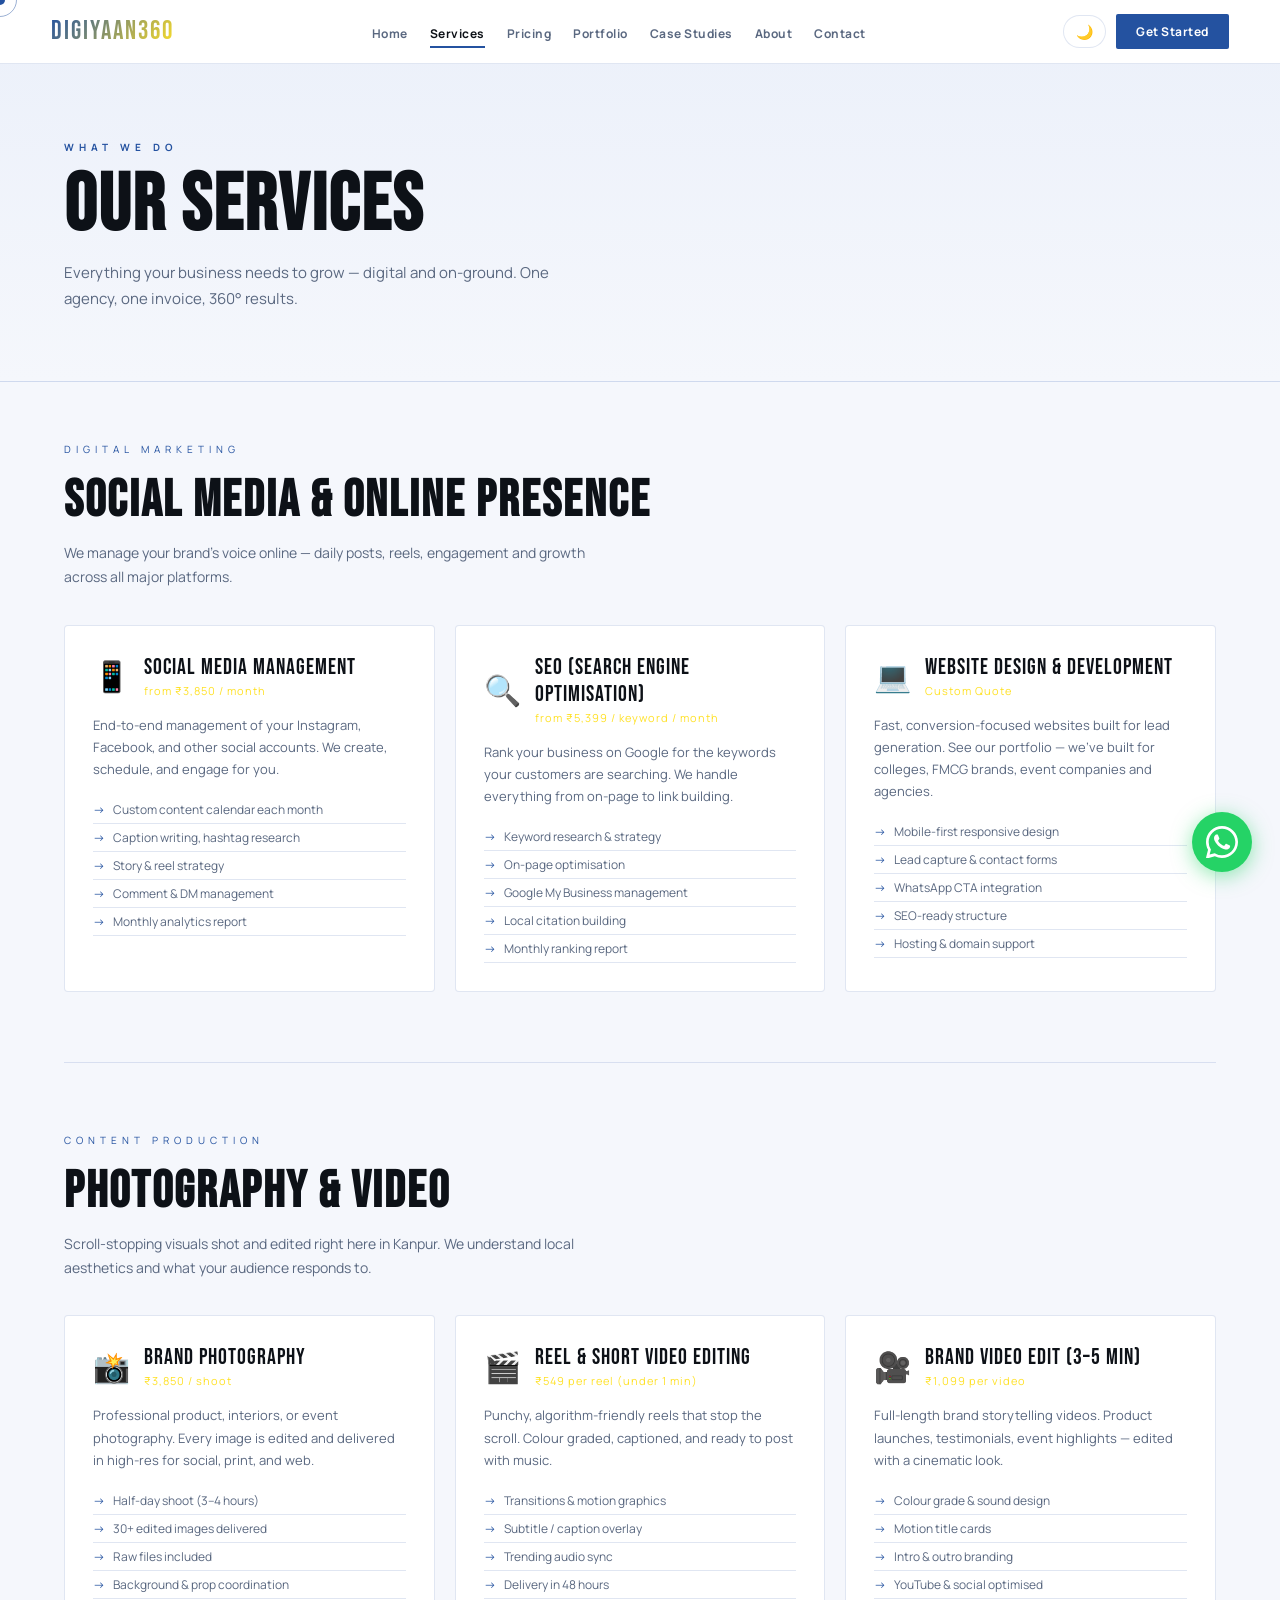
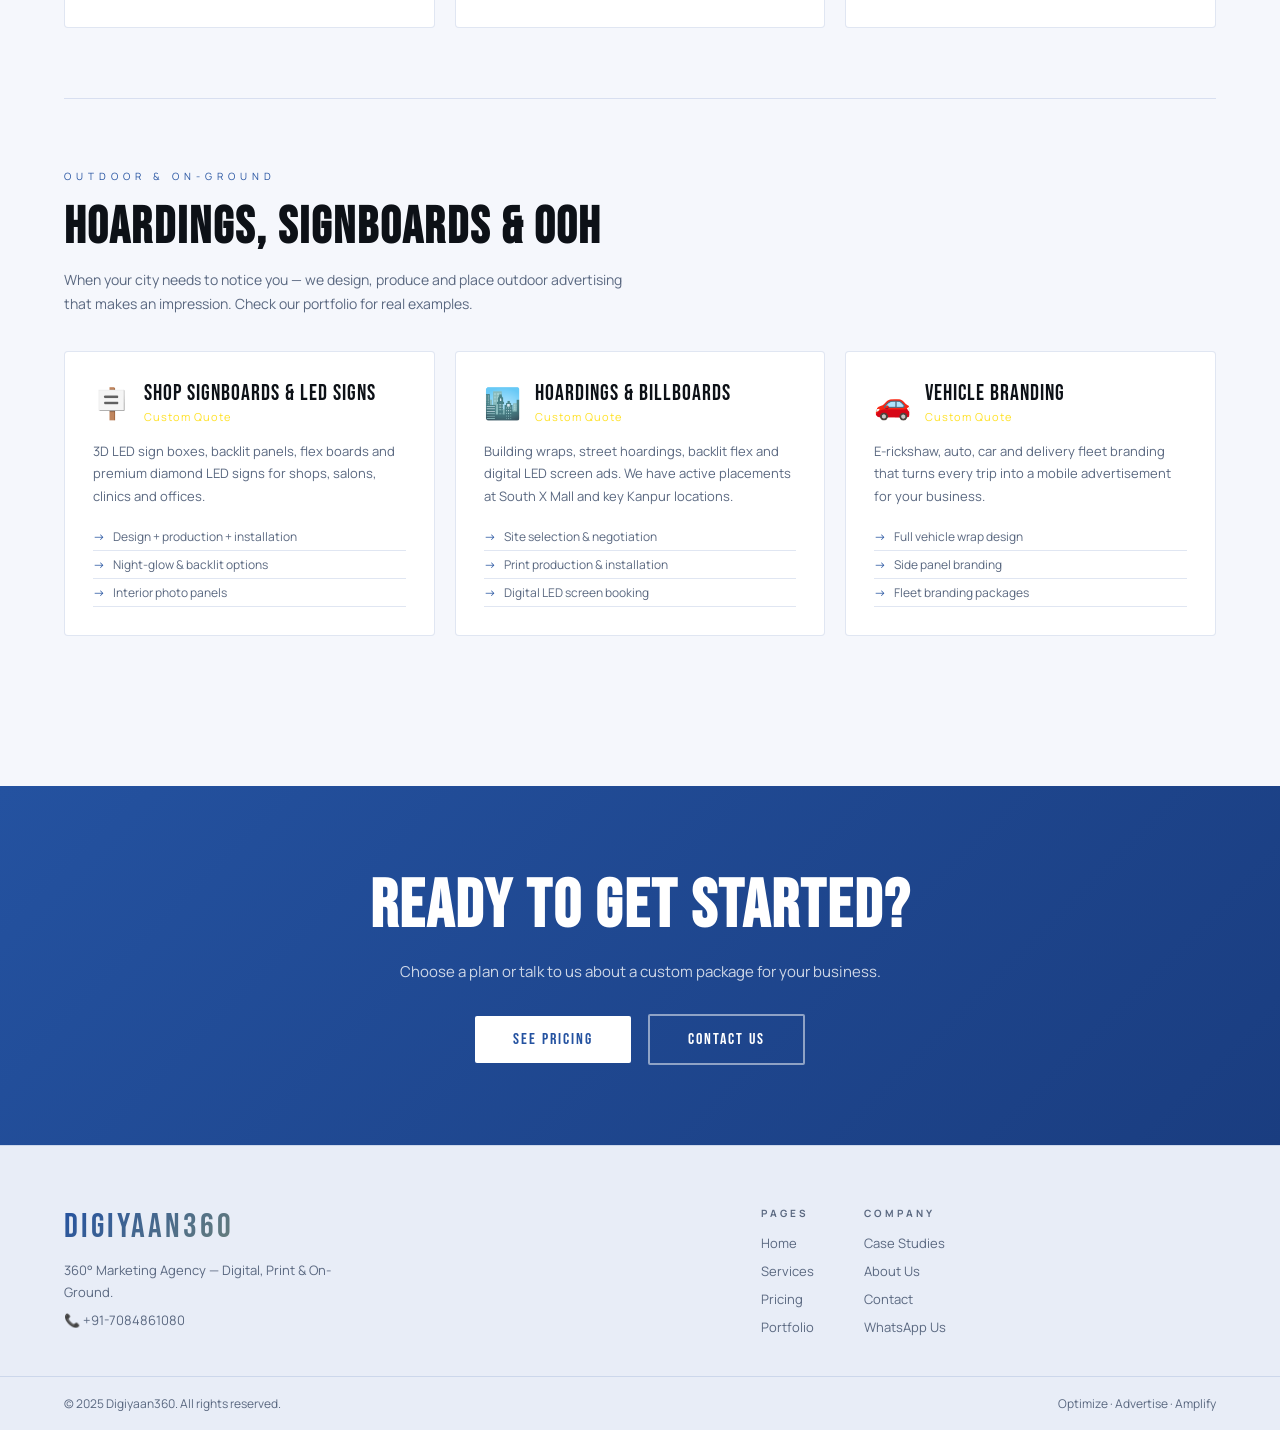
<file: services.html>
<!DOCTYPE html>
<html lang="en" data-theme="dark">
<head>
<meta charset="UTF-8">
<meta name="viewport" content="width=device-width, initial-scale=1.0">
<title>Services – Digiyaan360</title>
<link rel="stylesheet" href="shared.css">
<style>
.services-full { padding: 60px 5% 80px; }
.srv-category { margin-bottom: 70px; }
.cat-label {
  font-size: 10px; letter-spacing: 5px; text-transform: uppercase;
  color: var(--primary); margin-bottom: 14px;
}
.cat-title {
  font-family: 'Bebas Neue', sans-serif;
  font-size: clamp(28px, 4vw, 52px); letter-spacing: 2px;
  margin-bottom: 10px;
}
.cat-desc { font-size: 14px; color: var(--muted-text); max-width: 560px; line-height: 1.7; margin-bottom: 36px; }
.service-list { display: grid; grid-template-columns: repeat(auto-fit, minmax(300px, 1fr)); gap: 20px; }
.sl-card {
  background: var(--card-bg); border: 1px solid var(--border);
  border-radius: 4px; padding: 28px;
  transition: border-color 0.2s, transform 0.2s;
}
.sl-card:hover { border-color: var(--primary); transform: translateY(-3px); }
.sl-head { display: flex; align-items: center; gap: 14px; margin-bottom: 16px; }
.sl-icon { font-size: 30px; }
.sl-name { font-family: 'Bebas Neue', sans-serif; font-size: 22px; letter-spacing: 1px; }
.sl-price-tag { font-size: 11px; color: var(--gold); letter-spacing: 1px; margin-top: 2px; }
.sl-desc { font-size: 13px; color: var(--muted-text); line-height: 1.7; margin-bottom: 16px; }
.sl-bullets { list-style: none; }
.sl-bullets li {
  font-size: 12px; color: var(--muted-text);
  padding: 5px 0; display: flex; gap: 8px; align-items: flex-start;
  border-bottom: 1px solid var(--border);
}
.sl-bullets li::before { content: '→'; color: var(--primary); flex-shrink: 0; }
.section-divider { height: 1px; background: var(--border); margin: 0 0 70px; }
</style>
</head>
<body>
<div class="cursor" id="cursor"></div>
<div class="cursor-ring" id="cursorRing"></div>

<nav id="mainNav">
  <a href="index.html" class="nav-logo">DIGIYAAN<span>360</span></a>
  <ul class="nav-links" id="navLinks">
    <li><a href="index.html">Home</a></li>
    <li><a href="services.html" class="active">Services</a></li>
    <li><a href="pricing.html">Pricing</a></li>
    <li><a href="portfolio.html">Portfolio</a></li>
    <li><a href="case-studies.html">Case Studies</a></li>
    <li><a href="about.html">About</a></li>
    <li><a href="contact.html">Contact</a></li>
  </ul>
  <div class="nav-actions">
    <button class="theme-toggle" id="themeToggle"><span id="themeIcon">☀️</span></button>
    <a href="contact.html" class="nav-cta">Get Started</a>
    <button class="hamburger" id="hamburger">☰</button>
  </div>
</nav>

<div class="page-header">
  <div class="page-header-label">What We Do</div>
  <h1>OUR SERVICES</h1>
  <p>Everything your business needs to grow — digital and on-ground. One agency, one invoice, 360° results.</p>
</div>

<div class="services-full">

  <!-- DIGITAL -->
  <div class="srv-category" id="social">
    <div class="cat-label">Digital Marketing</div>
    <h2 class="cat-title">Social Media &amp; Online Presence</h2>
    <p class="cat-desc">We manage your brand's voice online — daily posts, reels, engagement and growth across all major platforms.</p>
    <div class="service-list">
      <div class="sl-card">
        <div class="sl-head">
          <div class="sl-icon">📱</div>
          <div><div class="sl-name">Social Media Management</div><div class="sl-price-tag">from ₹3,850 / month</div></div>
        </div>
        <div class="sl-desc">End-to-end management of your Instagram, Facebook, and other social accounts. We create, schedule, and engage for you.</div>
        <ul class="sl-bullets">
          <li>Custom content calendar each month</li>
          <li>Caption writing, hashtag research</li>
          <li>Story &amp; reel strategy</li>
          <li>Comment &amp; DM management</li>
          <li>Monthly analytics report</li>
        </ul>
      </div>
      <div class="sl-card" id="seo">
        <div class="sl-head">
          <div class="sl-icon">🔍</div>
          <div><div class="sl-name">SEO (Search Engine Optimisation)</div><div class="sl-price-tag">from ₹5,399 / keyword / month</div></div>
        </div>
        <div class="sl-desc">Rank your business on Google for the keywords your customers are searching. We handle everything from on-page to link building.</div>
        <ul class="sl-bullets">
          <li>Keyword research &amp; strategy</li>
          <li>On-page optimisation</li>
          <li>Google My Business management</li>
          <li>Local citation building</li>
          <li>Monthly ranking report</li>
        </ul>
      </div>
      <div class="sl-card">
        <div class="sl-head">
          <div class="sl-icon">💻</div>
          <div><div class="sl-name">Website Design &amp; Development</div><div class="sl-price-tag">Custom Quote</div></div>
        </div>
        <div class="sl-desc">Fast, conversion-focused websites built for lead generation. See our portfolio — we've built for colleges, FMCG brands, event companies and agencies.</div>
        <ul class="sl-bullets">
          <li>Mobile-first responsive design</li>
          <li>Lead capture &amp; contact forms</li>
          <li>WhatsApp CTA integration</li>
          <li>SEO-ready structure</li>
          <li>Hosting &amp; domain support</li>
        </ul>
      </div>
    </div>
  </div>

  <div class="section-divider"></div>

  <!-- CONTENT -->
  <div class="srv-category" id="photography">
    <div class="cat-label">Content Production</div>
    <h2 class="cat-title">Photography &amp; Video</h2>
    <p class="cat-desc">Scroll-stopping visuals shot and edited right here in Kanpur. We understand local aesthetics and what your audience responds to.</p>
    <div class="service-list">
      <div class="sl-card">
        <div class="sl-head">
          <div class="sl-icon">📸</div>
          <div><div class="sl-name">Brand Photography</div><div class="sl-price-tag">₹3,850 / shoot</div></div>
        </div>
        <div class="sl-desc">Professional product, interiors, or event photography. Every image is edited and delivered in high-res for social, print, and web.</div>
        <ul class="sl-bullets">
          <li>Half-day shoot (3–4 hours)</li>
          <li>30+ edited images delivered</li>
          <li>Raw files included</li>
          <li>Background &amp; prop coordination</li>
        </ul>
      </div>
      <div class="sl-card" id="video">
        <div class="sl-head">
          <div class="sl-icon">🎬</div>
          <div><div class="sl-name">Reel &amp; Short Video Editing</div><div class="sl-price-tag">₹549 per reel (under 1 min)</div></div>
        </div>
        <div class="sl-desc">Punchy, algorithm-friendly reels that stop the scroll. Colour graded, captioned, and ready to post with music.</div>
        <ul class="sl-bullets">
          <li>Transitions &amp; motion graphics</li>
          <li>Subtitle / caption overlay</li>
          <li>Trending audio sync</li>
          <li>Delivery in 48 hours</li>
        </ul>
      </div>
      <div class="sl-card">
        <div class="sl-head">
          <div class="sl-icon">🎥</div>
          <div><div class="sl-name">Brand Video Edit (3–5 min)</div><div class="sl-price-tag">₹1,099 per video</div></div>
        </div>
        <div class="sl-desc">Full-length brand storytelling videos. Product launches, testimonials, event highlights — edited with a cinematic look.</div>
        <ul class="sl-bullets">
          <li>Colour grade &amp; sound design</li>
          <li>Motion title cards</li>
          <li>Intro &amp; outro branding</li>
          <li>YouTube &amp; social optimised</li>
        </ul>
      </div>
    </div>
  </div>

  <div class="section-divider"></div>

  <!-- OUTDOOR -->
  <div class="srv-category" id="outdoor">
    <div class="cat-label">Outdoor &amp; On-Ground</div>
    <h2 class="cat-title">Hoardings, Signboards &amp; OOH</h2>
    <p class="cat-desc">When your city needs to notice you — we design, produce and place outdoor advertising that makes an impression. Check our portfolio for real examples.</p>
    <div class="service-list">
      <div class="sl-card">
        <div class="sl-head">
          <div class="sl-icon">🪧</div>
          <div><div class="sl-name">Shop Signboards &amp; LED Signs</div><div class="sl-price-tag">Custom Quote</div></div>
        </div>
        <div class="sl-desc">3D LED sign boxes, backlit panels, flex boards and premium diamond LED signs for shops, salons, clinics and offices.</div>
        <ul class="sl-bullets">
          <li>Design + production + installation</li>
          <li>Night-glow &amp; backlit options</li>
          <li>Interior photo panels</li>
        </ul>
      </div>
      <div class="sl-card">
        <div class="sl-head">
          <div class="sl-icon">🏙️</div>
          <div><div class="sl-name">Hoardings &amp; Billboards</div><div class="sl-price-tag">Custom Quote</div></div>
        </div>
        <div class="sl-desc">Building wraps, street hoardings, backlit flex and digital LED screen ads. We have active placements at South X Mall and key Kanpur locations.</div>
        <ul class="sl-bullets">
          <li>Site selection &amp; negotiation</li>
          <li>Print production &amp; installation</li>
          <li>Digital LED screen booking</li>
        </ul>
      </div>
      <div class="sl-card">
        <div class="sl-head">
          <div class="sl-icon">🚗</div>
          <div><div class="sl-name">Vehicle Branding</div><div class="sl-price-tag">Custom Quote</div></div>
        </div>
        <div class="sl-desc">E-rickshaw, auto, car and delivery fleet branding that turns every trip into a mobile advertisement for your business.</div>
        <ul class="sl-bullets">
          <li>Full vehicle wrap design</li>
          <li>Side panel branding</li>
          <li>Fleet branding packages</li>
        </ul>
      </div>
    </div>
  </div>

</div>

<div class="cta-band">
  <h2>READY TO GET STARTED?</h2>
  <p>Choose a plan or talk to us about a custom package for your business.</p>
  <a href="pricing.html" class="btn-white" style="margin-right:14px;">See Pricing</a>
  <a href="contact.html" class="btn-white" style="background:transparent;color:#fff;border:2px solid rgba(255,255,255,0.5);">Contact Us</a>
</div>

<footer class="site-footer">
  <div class="footer-top">
    <div>
      <div class="footer-logo">DIGIYAAN<span>360</span></div>
      <p class="footer-desc">360° Marketing Agency — Digital, Print &amp; On-Ground.</p>
      <p style="font-size:13px;color:var(--muted-text);margin-top:8px;">📞 +91-7084861080</p>
    </div>
    <div class="footer-nav">
      <div class="footer-nav-col">
        <div class="footer-nav-title">Pages</div>
        <a href="index.html">Home</a>
        <a href="services.html">Services</a>
        <a href="pricing.html">Pricing</a>
        <a href="portfolio.html">Portfolio</a>
      </div>
      <div class="footer-nav-col">
        <div class="footer-nav-title">Company</div>
        <a href="case-studies.html">Case Studies</a>
        <a href="about.html">About Us</a>
        <a href="contact.html">Contact</a>
        <a href="https://wa.me/917084861080" target="_blank">WhatsApp Us</a>
      </div>
    </div>
  </div>
  <div class="footer-bottom">
    <span>© 2025 Digiyaan360. All rights reserved.</span>
    <span>Optimize · Advertise · Amplify</span>
  </div>
</footer>
<script src="shared.js"></script>
</body>
</html>
</file>
<file: shared.css>
/* ══════════════════════════════════════════
   DIGIYAAN360 – Design System v3
   Full light/dark, e-commerce cart, premium UI
   ══════════════════════════════════════════ */

@import url('https://fonts.googleapis.com/css2?family=Bebas+Neue&family=Manrope:wght@300;400;500;600;700;800&family=Noto+Sans+Devanagari:wght@400;700&display=swap');

/* ── DARK THEME (default) ── */
:root {
  --primary: #2452A0;
  --primary-light: #3566c4;
  --primary-glow: rgba(36,82,160,0.25);
  --gold: #FFE127;
  --gold-dark: #c9a800;
  --green: #22c55e;

  --bg: #070B12;
  --bg-2: #0C1220;
  --bg-3: #101828;
  --card-bg: #0E1825;
  --card-hover: #141f35;
  --section-alt: #090E18;
  --text: #F0EDE8;
  --text-2: #C8C4BE;
  --muted-text: #7A8BA0;
  --border: rgba(255,255,255,0.07);
  --border-hover: rgba(36,82,160,0.4);
  --nav-bg: rgba(7,11,18,0.95);
  --input-bg: #0E1825;
  --shadow: rgba(0,0,0,0.7);
  --shadow-card: 0 4px 24px rgba(0,0,0,0.5);
  --cart-bg: #0C1220;
  --table-head: #0C1220;
  --table-row-alt: rgba(255,255,255,0.02);
  --check-color: #22c55e;
  --cross-color: #ef4444;
}

/* ── LIGHT THEME – fully redesigned ── */
[data-theme="light"] {
  --bg: #F5F7FC;
  --bg-2: #EBF0FA;
  --bg-3: #FFFFFF;
  --card-bg: #FFFFFF;
  --card-hover: #F0F4FF;
  --section-alt: #EBF0FA;
  --text: #0D1117;
  --text-2: #1E2A3A;
  --muted-text: #5A6880;
  --border: rgba(36,82,160,0.14);
  --border-hover: rgba(36,82,160,0.4);
  --nav-bg: rgba(255,255,255,0.97);
  --input-bg: #FFFFFF;
  --shadow: rgba(36,82,160,0.10);
  --shadow-card: 0 2px 20px rgba(36,82,160,0.09);
  --cart-bg: #FFFFFF;
  --table-head: #EBF0FA;
  --table-row-alt: rgba(36,82,160,0.03);
  --check-color: #16a34a;
  --cross-color: #dc2626;
}

/* Light theme specifics */
[data-theme="light"] .gold-tag { color: #8a6e00; background: rgba(255,225,39,0.12); border-color: rgba(180,140,0,0.3); }
[data-theme="light"] .splash-sub,
[data-theme="light"] .splash-hindi { color: #5A6880; }
[data-theme="light"] .form-select option { background: #fff; color: #0D1117; }
[data-theme="light"] .plan-card { box-shadow: 0 2px 20px rgba(36,82,160,0.08); }
[data-theme="light"] .plan-card.featured { box-shadow: 0 8px 40px rgba(36,82,160,0.18); }
[data-theme="light"] .pricing-tab { color: #5A6880; background: #EBF0FA; border-color: rgba(36,82,160,0.14); }
[data-theme="light"] .pricing-tab:hover { background: #dce4f5; color: #0D1117; }
[data-theme="light"] .pricing-tab.active { background: var(--primary); color: #fff; }
[data-theme="light"] .price-table { box-shadow: 0 2px 20px rgba(36,82,160,0.08); }
[data-theme="light"] .price-table th { background: #EBF0FA; color: #0D1117; }
[data-theme="light"] .price-table td { color: #1E2A3A; border-color: rgba(36,82,160,0.08); }
[data-theme="light"] .price-table tr:hover td { background: rgba(36,82,160,0.04); }
[data-theme="light"] .ai-service-card { border-color: rgba(36,82,160,0.14); }
[data-theme="light"] .ai-service-card:hover { border-color: var(--primary); box-shadow: 0 4px 24px rgba(36,82,160,0.12); }
[data-theme="light"] .section-label { color: var(--primary); }
[data-theme="light"] .faq-q { color: #0D1117; }
[data-theme="light"] .faq-a { color: #5A6880; }
[data-theme="light"] .compare-check { color: #16a34a; }
[data-theme="light"] .compare-cross { color: #dc2626; }
[data-theme="light"] nav { border-bottom-color: rgba(36,82,160,0.14); }
[data-theme="light"] .nav-links a { color: #5A6880; }
[data-theme="light"] .nav-links a:hover,
[data-theme="light"] .nav-links a.active { color: #0D1117; }
[data-theme="light"] .site-footer { background: #E8EDF7; }
[data-theme="light"] .footer-contact a,
[data-theme="light"] .footer-nav-col a,
[data-theme="light"] .footer-desc { color: #5A6880; }
[data-theme="light"] .footer-bottom { color: #5A6880; }
[data-theme="light"] .page-header { background: linear-gradient(180deg,#EBF0FA 0%,#F5F7FC 100%); }
[data-theme="light"] .ci-icon { background: #EBF0FA; }
[data-theme="light"] .checkout-summary { background: #EBF0FA; }
[data-theme="light"] .bundle-card { background: #FFFFFF; border-color: rgba(36,82,160,0.14); }

/* ── RESET ── */
*, *::before, *::after { margin:0; padding:0; box-sizing:border-box; }
html { scroll-behavior:smooth; }
body {
  font-family:'Manrope',sans-serif;
  background:var(--bg);
  color:var(--text);
  overflow-x:hidden;
  cursor:none;
  transition:background 0.3s, color 0.3s;
}
a { text-decoration:none; color:inherit; }
img { max-width:100%; }
button { font-family:'Manrope',sans-serif; }

/* ── CURSOR ── */
.cursor { width:10px;height:10px;background:var(--primary);border-radius:50%;position:fixed;top:0;left:0;pointer-events:none;z-index:9999;transform:translate(-50%,-50%);transition:transform 0.08s; }
.cursor-ring { width:34px;height:34px;border:1.5px solid var(--primary);border-radius:50%;position:fixed;top:0;left:0;pointer-events:none;z-index:9998;transform:translate(-50%,-50%);transition:transform 0.14s,width 0.2s,height 0.2s;opacity:.45; }

/* ── SPLASH ── */
#splash { position:fixed;inset:0;z-index:9000;background:#04070F;display:flex;flex-direction:column;align-items:center;justify-content:center;text-align:center;transition:opacity 0.6s,visibility 0.6s; }
#splash.hide { opacity:0;visibility:hidden;pointer-events:none; }
.splash-ring { width:220px;height:220px;border:1.5px solid rgba(36,82,160,0.15);border-radius:50%;position:absolute;animation:p-ring 3.5s ease-in-out infinite; }
.splash-ring:nth-child(2){ animation-delay:1.1s;transform:scale(1.5); }
.splash-ring:nth-child(3){ animation-delay:2.2s;transform:scale(2.1); }
@keyframes p-ring{0%,100%{opacity:.25}50%{opacity:.7}}
.splash-badge { font-family:'Bebas Neue',sans-serif;font-size:clamp(52px,10vw,118px);line-height:1;background:linear-gradient(135deg,#2452A0 0%,#FFE127 100%);-webkit-background-clip:text;-webkit-text-fill-color:transparent;background-clip:text;letter-spacing:4px; }
.splash-sub { font-size:clamp(11px,1.8vw,15px);letter-spacing:6px;text-transform:uppercase;color:#4a5568;margin-top:8px; }
.splash-tagline { margin-top:20px;font-size:clamp(14px,2.2vw,20px);font-weight:600;color:#d0cdc8;max-width:580px;line-height:1.5; }
.splash-hindi { font-family:'Noto Sans Devanagari',sans-serif;font-size:clamp(12px,1.6vw,15px);color:#4a5568;margin-top:8px; }
.enter-btn { margin-top:38px;padding:14px 50px;background:linear-gradient(135deg,#2452A0,#FFE127);border:none;border-radius:2px;font-family:'Bebas Neue',sans-serif;font-size:19px;letter-spacing:3px;color:#fff;cursor:pointer;transition:transform 0.2s,box-shadow 0.2s; }
.enter-btn:hover { transform:scale(1.05);box-shadow:0 0 40px rgba(36,82,160,.5); }

/* ── NAV ── */
nav { position:fixed;top:0;left:0;right:0;z-index:1000;display:flex;align-items:center;justify-content:space-between;padding:14px 4%;background:var(--nav-bg);backdrop-filter:blur(20px);-webkit-backdrop-filter:blur(20px);border-bottom:1px solid var(--border);transition:background 0.3s; }
.nav-logo { font-family:'Bebas Neue',sans-serif;font-size:26px;letter-spacing:2px;background:linear-gradient(135deg,var(--primary),var(--gold));-webkit-background-clip:text;-webkit-text-fill-color:transparent;background-clip:text;cursor:pointer;flex-shrink:0; }
.nav-links { display:flex;gap:22px;list-style:none; }
.nav-links a { font-size:12px;font-weight:700;letter-spacing:.5px;color:var(--muted-text);transition:color 0.2s;padding:4px 0;border-bottom:2px solid transparent;white-space:nowrap; }
.nav-links a:hover,.nav-links a.active { color:var(--text);border-bottom-color:var(--primary); }
.nav-actions { display:flex;align-items:center;gap:10px;flex-shrink:0; }
.theme-toggle { background:var(--card-bg);border:1px solid var(--border);border-radius:20px;padding:6px 12px;font-size:14px;cursor:pointer;color:var(--text);transition:background 0.2s,border-color 0.2s; }
.theme-toggle:hover { background:var(--card-hover);border-color:var(--border-hover); }
.cart-nav-btn { position:relative;background:var(--card-bg);border:1px solid var(--border);border-radius:20px;padding:6px 14px;font-size:13px;font-weight:700;color:var(--text);cursor:pointer;display:flex;align-items:center;gap:6px;transition:all 0.2s; }
.cart-nav-btn:hover { background:var(--primary);color:#fff;border-color:var(--primary); }
.cart-count { position:absolute;top:-6px;right:-6px;width:18px;height:18px;border-radius:50%;background:var(--gold);color:#000;font-size:10px;font-weight:800;display:none;align-items:center;justify-content:center; }
.cart-count.show { display:flex; }
.nav-cta { padding:9px 20px;background:var(--primary);color:#fff !important;border-radius:2px;font-size:12px;font-weight:700;letter-spacing:.5px;border-bottom:none !important;transition:background 0.2s,transform 0.15s;white-space:nowrap; }
.nav-cta:hover { background:var(--primary-light) !important;transform:translateY(-1px); }
.hamburger { display:none;background:none;border:none;font-size:22px;color:var(--text);cursor:pointer; }

/* ── CART SIDEBAR ── */
.cart-overlay { position:fixed;inset:0;background:rgba(0,0,0,.5);z-index:2000;opacity:0;visibility:hidden;transition:all 0.3s; }
.cart-overlay.open { opacity:1;visibility:visible; }
.cart-sidebar { position:fixed;top:0;right:-420px;width:400px;max-width:95vw;height:100vh;background:var(--cart-bg);border-left:1px solid var(--border);z-index:2001;transition:right .35s cubic-bezier(.4,0,.2,1);display:flex;flex-direction:column;box-shadow:-8px 0 40px var(--shadow); }
.cart-sidebar.open { right:0; }
.cart-head { padding:20px 24px;border-bottom:1px solid var(--border);display:flex;justify-content:space-between;align-items:center;flex-shrink:0; }
.cart-head h3 { font-family:'Bebas Neue',sans-serif;font-size:22px;letter-spacing:1px;color:var(--text); }
.cart-close { background:none;border:none;font-size:22px;color:var(--muted-text);cursor:pointer;transition:color 0.2s; }
.cart-close:hover { color:var(--text); }
.cart-items { flex:1;overflow-y:auto;padding:16px 24px; }
.cart-empty { text-align:center;padding:60px 20px; }
.cart-empty-icon { font-size:52px;margin-bottom:16px; }
.cart-empty p { font-size:14px;color:var(--muted-text);line-height:1.6; }
.cart-item { display:flex;gap:12px;align-items:flex-start;padding:14px 0;border-bottom:1px solid var(--border); }
.ci-icon { font-size:28px;flex-shrink:0;width:44px;height:44px;background:var(--bg-2);border-radius:6px;display:flex;align-items:center;justify-content:center; }
.ci-info { flex:1; }
.ci-name { font-size:13px;font-weight:700;color:var(--text);margin-bottom:3px; }
.ci-plan { font-size:11px;color:var(--muted-text);margin-bottom:6px; }
.ci-price { font-family:'Bebas Neue',sans-serif;font-size:18px;color:var(--primary);letter-spacing:1px; }
.ci-remove { background:none;border:none;color:var(--muted-text);cursor:pointer;font-size:16px;padding:4px;transition:color 0.2s;flex-shrink:0; }
.ci-remove:hover { color:#ef4444; }
.cart-footer { padding:20px 24px;border-top:1px solid var(--border);flex-shrink:0; }
.cart-total-row { display:flex;justify-content:space-between;align-items:center;margin-bottom:16px; }
.cart-total-label { font-size:13px;color:var(--muted-text); }
.cart-total-val { font-family:'Bebas Neue',sans-serif;font-size:28px;color:var(--text);letter-spacing:1px; }
.cart-checkout-btn { display:block;width:100%;padding:15px;background:var(--primary);color:#fff;border:none;border-radius:2px;font-family:'Bebas Neue',sans-serif;font-size:17px;letter-spacing:2px;cursor:pointer;transition:background 0.2s,transform 0.15s; }
.cart-checkout-btn:hover { background:var(--primary-light);transform:translateY(-1px); }
.cart-note { font-size:11px;color:var(--muted-text);text-align:center;margin-top:10px; }

/* ── CHECKOUT MODAL ── */
.checkout-overlay { position:fixed;inset:0;z-index:3000;background:rgba(0,0,0,.7);display:flex;align-items:center;justify-content:center;padding:20px;opacity:0;visibility:hidden;transition:all 0.3s; }
.checkout-overlay.open { opacity:1;visibility:visible; }
.checkout-box { background:var(--cart-bg);border:1px solid var(--border);border-radius:8px;width:100%;max-width:560px;max-height:90vh;overflow-y:auto;box-shadow:0 20px 60px var(--shadow);position:relative; }
.checkout-head { padding:24px 28px 20px;border-bottom:1px solid var(--border);display:flex;justify-content:space-between;align-items:center;position:sticky;top:0;background:var(--cart-bg);z-index:1; }
.checkout-head h3 { font-family:'Bebas Neue',sans-serif;font-size:24px;letter-spacing:1px;color:var(--text); }
.checkout-body { padding:24px 28px; }
.checkout-summary { background:var(--bg-2);border:1px solid var(--border);border-radius:4px;padding:16px;margin-bottom:24px; }
.checkout-summary-title { font-size:10px;letter-spacing:3px;text-transform:uppercase;color:var(--primary);margin-bottom:12px; }
.cil { display:flex;justify-content:space-between;font-size:13px;color:var(--text-2);padding:5px 0;border-bottom:1px solid var(--border); }
.cil:last-child { border-bottom:none; }
.checkout-total { display:flex;justify-content:space-between;align-items:center;margin-top:12px;padding-top:12px;border-top:2px solid var(--border); }
.checkout-total span { font-weight:700;font-size:14px;color:var(--text); }
.checkout-total strong { font-family:'Bebas Neue',sans-serif;font-size:24px;color:var(--primary);letter-spacing:1px; }
.form-group { margin-bottom:16px; }
.form-label { font-size:11px;letter-spacing:2px;text-transform:uppercase;color:var(--muted-text);display:block;margin-bottom:7px;font-weight:600; }
.form-input,.form-select,.form-textarea { width:100%;background:var(--input-bg);border:1.5px solid var(--border);border-radius:4px;padding:11px 14px;font-family:'Manrope',sans-serif;font-size:14px;color:var(--text);outline:none;transition:border-color 0.2s; }
.form-input:focus,.form-select:focus,.form-textarea:focus { border-color:var(--primary); }
.form-input::placeholder { color:var(--muted-text); }
.form-select { appearance:none;cursor:pointer; }
.form-textarea { resize:vertical;min-height:80px; }
.form-row { display:grid;grid-template-columns:1fr 1fr;gap:14px; }
.checkout-submit { width:100%;padding:14px;margin-top:8px;background:#25D366;color:#fff;border:none;border-radius:4px;font-family:'Bebas Neue',sans-serif;font-size:18px;letter-spacing:2px;cursor:pointer;display:flex;align-items:center;justify-content:center;gap:10px;transition:background 0.2s,transform 0.15s; }
.checkout-submit:hover { background:#1ebe5d;transform:translateY(-1px); }
.checkout-success { display:none;text-align:center;padding:40px 28px; }
.checkout-success-icon { font-size:56px;margin-bottom:16px; }
.checkout-success h3 { font-family:'Bebas Neue',sans-serif;font-size:28px;letter-spacing:1px;color:var(--primary);margin-bottom:10px; }
.checkout-success p { font-size:14px;color:var(--muted-text);line-height:1.7; }

/* ── BUTTONS ── */
.btn-primary { padding:13px 34px;background:var(--primary);color:#fff;border:none;border-radius:2px;font-family:'Bebas Neue',sans-serif;font-size:16px;letter-spacing:2px;cursor:pointer;text-decoration:none;display:inline-block;transition:background 0.2s,transform 0.15s,box-shadow 0.2s; }
.btn-primary:hover { background:var(--primary-light);transform:translateY(-2px);box-shadow:0 6px 24px var(--primary-glow); }
.btn-outline { padding:13px 34px;background:transparent;color:var(--text);border:1.5px solid var(--border);border-radius:2px;font-family:'Bebas Neue',sans-serif;font-size:16px;letter-spacing:2px;cursor:pointer;text-decoration:none;display:inline-block;transition:border-color 0.2s,color 0.2s; }
.btn-outline:hover { border-color:var(--primary);color:var(--primary); }
.btn-gold { padding:13px 34px;background:var(--gold);color:#000;border:none;border-radius:2px;font-family:'Bebas Neue',sans-serif;font-size:16px;letter-spacing:2px;cursor:pointer;text-decoration:none;display:inline-block;transition:background 0.2s,transform 0.15s; }
.btn-gold:hover { background:var(--gold-dark);transform:translateY(-2px); }
.btn-add-cart { width:100%;padding:12px;background:transparent;border:1.5px solid var(--primary);border-radius:4px;color:var(--primary);font-family:'Bebas Neue',sans-serif;font-size:15px;letter-spacing:2px;cursor:pointer;transition:all 0.2s;display:flex;align-items:center;justify-content:center;gap:8px; }
.btn-add-cart:hover,.btn-add-cart.added { background:var(--primary);color:#fff;box-shadow:0 4px 20px var(--primary-glow); }

/* ── PAGE HEADER ── */
.page-header { padding:140px 5% 70px;background:linear-gradient(180deg,var(--bg-2) 0%,var(--bg) 100%);border-bottom:1px solid var(--border); }
.page-header-label { font-size:10px;letter-spacing:5px;text-transform:uppercase;color:var(--primary);margin-bottom:12px;font-weight:700; }
.page-header h1 { font-family:'Bebas Neue',sans-serif;font-size:clamp(40px,7vw,80px);letter-spacing:2px;line-height:1;color:var(--text); }
.page-header p { font-size:15px;color:var(--muted-text);max-width:540px;line-height:1.7;margin-top:14px; }

/* ── SECTION UTILITIES ── */
.section { padding:80px 5%; }
.section-label { font-size:10px;letter-spacing:5px;text-transform:uppercase;color:var(--primary);margin-bottom:12px;font-weight:700; }
.section-title { font-family:'Bebas Neue',sans-serif;font-size:clamp(30px,5vw,60px);letter-spacing:2px;line-height:1.1;margin-bottom:12px;color:var(--text); }
.section-sub { font-size:15px;color:var(--muted-text);max-width:540px;line-height:1.7; }

/* ── TAGS ── */
.tag { display:inline-block;padding:3px 12px;border-radius:10px;border:1px solid var(--border);font-size:11px;color:var(--muted-text);letter-spacing:.5px; }
.gold-tag { border-color:rgba(255,225,39,.4);color:var(--gold-dark);background:rgba(255,225,39,.08); }
.blue-tag { border-color:rgba(36,82,160,.4);color:var(--primary);background:rgba(36,82,160,.08); }
.green-tag { border-color:rgba(34,197,94,.4);color:#16a34a;background:rgba(34,197,94,.08); }
.hot-tag { border-color:rgba(239,68,68,.4);color:#ef4444;background:rgba(239,68,68,.08); }

/* ── PLAN CARDS ── */
.plans-grid { display:grid;grid-template-columns:repeat(auto-fit,minmax(260px,1fr));gap:24px;margin-top:40px; }
.plan-card { background:var(--card-bg);border:1px solid var(--border);border-radius:8px;padding:32px 28px;display:flex;flex-direction:column;gap:0;transition:all 0.3s;position:relative;overflow:hidden; }
.plan-card::before { content:'';position:absolute;top:0;left:0;right:0;height:3px;background:var(--border); }
.plan-card:hover { border-color:var(--border-hover);transform:translateY(-4px);box-shadow:var(--shadow-card); }
.plan-card.featured { border-color:var(--primary);box-shadow:0 0 0 1px var(--primary),0 8px 40px var(--primary-glow); }
.plan-card.featured::before { background:linear-gradient(90deg,var(--primary),var(--gold)); }
.plan-card.gold-plan { border-color:rgba(255,225,39,.4); }
.plan-card.gold-plan::before { background:linear-gradient(90deg,var(--gold-dark),var(--gold)); }
.featured-badge { position:absolute;top:16px;right:16px;background:var(--primary);color:#fff;font-size:9px;letter-spacing:2px;text-transform:uppercase;padding:3px 10px;border-radius:10px;font-weight:700; }
.plan-icon { font-size:32px;margin-bottom:16px; }
.plan-name { font-family:'Bebas Neue',sans-serif;font-size:24px;letter-spacing:1px;color:var(--text);margin-bottom:4px; }
.plan-tagline { font-size:12px;color:var(--muted-text);margin-bottom:20px;line-height:1.5; }
.plan-price { font-family:'Bebas Neue',sans-serif;font-size:42px;letter-spacing:1px;color:var(--text);line-height:1; }
.plan-price sup { font-size:20px;vertical-align:top;margin-top:8px; }
.plan-price sub { font-size:14px;color:var(--muted-text);font-family:'Manrope',sans-serif;font-weight:400;letter-spacing:0;} 
.plan-divider { height:1px;background:var(--border);margin:20px 0; }
.plan-features { list-style:none;display:flex;flex-direction:column;gap:10px;flex:1; }
.plan-features li { font-size:13px;color:var(--text-2);display:flex;align-items:flex-start;gap:8px;line-height:1.4; }
.plan-features li::before { content:'✓';color:var(--check-color);font-weight:700;flex-shrink:0;margin-top:1px; }
.plan-features li.no::before { content:'✕';color:var(--cross-color); }
.plan-features li.no { color:var(--muted-text); }
.plan-cta { margin-top:24px; }

/* ── PRICING TABS ── */
.pricing-tabs { display:flex;flex-wrap:wrap;gap:8px;margin-bottom:40px; }
.pricing-tab { padding:10px 20px;border:1.5px solid var(--border);border-radius:30px;font-size:13px;font-weight:700;cursor:pointer;background:var(--card-bg);color:var(--muted-text);transition:all 0.2s;white-space:nowrap; }
.pricing-tab:hover { color:var(--text);border-color:var(--primary); }
.pricing-tab.active { background:var(--primary);color:#fff;border-color:var(--primary); }
.pricing-panel { display:none; }
.pricing-panel.active { display:block; }

/* ── PRICE TABLE ── */
.price-table-wrap { overflow-x:auto;border-radius:8px;border:1px solid var(--border); }
.price-table { width:100%;border-collapse:collapse;min-width:600px;background:var(--card-bg); }
.price-table th { padding:14px 18px;text-align:left;font-size:11px;letter-spacing:2px;text-transform:uppercase;color:var(--text);background:var(--table-head);border-bottom:2px solid var(--border);white-space:nowrap; }
.price-table th:first-child { width:40%; }
.price-table td { padding:14px 18px;font-size:13px;color:var(--text-2);border-bottom:1px solid var(--border);line-height:1.5; }
.price-table tr:nth-child(even) td { background:var(--table-row-alt); }
.price-table tr:hover td { background:rgba(36,82,160,.06); }
.price-table tr:last-child td { border-bottom:none; }
.price-table .cat-row td { background:var(--bg-2);font-weight:700;font-size:11px;letter-spacing:2px;text-transform:uppercase;color:var(--primary);padding:10px 18px; }
.price-table .price-cell { font-family:'Bebas Neue',sans-serif;font-size:18px;color:var(--primary);letter-spacing:.5px;white-space:nowrap; }

/* ── AI SERVICE CARDS ── */
.ai-grid { display:grid;grid-template-columns:repeat(auto-fit,minmax(280px,1fr));gap:20px;margin-top:32px; }
.ai-service-card { background:var(--card-bg);border:1px solid var(--border);border-radius:8px;padding:24px;display:flex;flex-direction:column;gap:12px;transition:all 0.3s;position:relative; }
.ai-service-card:hover { border-color:var(--primary);transform:translateY(-3px);box-shadow:0 8px 32px var(--primary-glow); }
.ai-card-icon { font-size:30px; }
.ai-card-name { font-family:'Bebas Neue',sans-serif;font-size:20px;letter-spacing:1px;color:var(--text); }
.ai-card-desc { font-size:12px;color:var(--muted-text);line-height:1.6;flex:1; }
.ai-card-price { font-family:'Bebas Neue',sans-serif;font-size:26px;color:var(--primary);letter-spacing:1px; }
.ai-card-type { font-size:10px;color:var(--muted-text);letter-spacing:2px;text-transform:uppercase; }

/* ── BUNDLE CARDS ── */
.bundle-grid { display:grid;grid-template-columns:repeat(auto-fit,minmax(280px,1fr));gap:20px;margin-top:32px; }
.bundle-card { background:var(--card-bg);border:1px solid var(--border);border-radius:8px;padding:28px;transition:all 0.25s; }
.bundle-card:hover { border-color:var(--border-hover);box-shadow:var(--shadow-card); }
.bundle-price { font-family:'Bebas Neue',sans-serif;font-size:32px;color:var(--primary);letter-spacing:1px;margin:8px 0; }
.bundle-name { font-weight:700;font-size:16px;color:var(--text);margin-bottom:4px; }
.bundle-includes { font-size:12px;color:var(--muted-text);line-height:1.7;margin-top:8px; }

/* ── FAQ ── */
.faq-list { display:flex;flex-direction:column;gap:0;border:1px solid var(--border);border-radius:8px;overflow:hidden; }
.faq-item { border-bottom:1px solid var(--border); }
.faq-item:last-child { border-bottom:none; }
.faq-q { padding:20px 24px;font-size:15px;font-weight:700;color:var(--text);cursor:pointer;display:flex;justify-content:space-between;align-items:center;background:var(--card-bg);transition:background 0.2s; }
.faq-q:hover { background:var(--card-hover); }
.faq-q span { font-size:18px;color:var(--muted-text);transition:transform 0.3s; }
.faq-item.open .faq-q span { transform:rotate(45deg); }
.faq-a { max-height:0;overflow:hidden;transition:max-height 0.35s ease; }
.faq-a-inner { padding:0 24px 20px;font-size:14px;color:var(--muted-text);line-height:1.8; }

/* ── CTA BAND ── */
.cta-band { background:linear-gradient(135deg,var(--primary) 0%,#1a3d80 100%);padding:80px 5%;text-align:center; }
.cta-band h2 { font-family:'Bebas Neue',sans-serif;font-size:clamp(32px,6vw,68px);letter-spacing:2px;color:#fff;margin-bottom:14px; }
.cta-band p { font-size:15px;color:rgba(255,255,255,.78);margin-bottom:32px;max-width:520px;margin-left:auto;margin-right:auto; }
.btn-white { padding:14px 38px;background:#fff;color:var(--primary);border:none;border-radius:2px;font-family:'Bebas Neue',sans-serif;font-size:16px;letter-spacing:2px;cursor:pointer;text-decoration:none;display:inline-block;transition:transform 0.2s; }
.btn-white:hover { transform:translateY(-2px); }
.btn-white-outline { padding:14px 38px;background:transparent;color:#fff;border:2px solid rgba(255,255,255,.5);border-radius:2px;font-family:'Bebas Neue',sans-serif;font-size:16px;letter-spacing:2px;cursor:pointer;text-decoration:none;display:inline-block;transition:all 0.2s;margin-left:14px; }
.btn-white-outline:hover { border-color:#fff;background:rgba(255,255,255,.1); }

/* ── FOOTER ── */
.site-footer { background:var(--bg-2);border-top:1px solid var(--border); }
.footer-top { display:grid;grid-template-columns:1.4fr 1fr;gap:60px;padding:60px 5% 40px; }
.footer-logo { font-family:'Bebas Neue',sans-serif;font-size:34px;letter-spacing:3px;background:linear-gradient(135deg,var(--primary),var(--gold));-webkit-background-clip:text;-webkit-text-fill-color:transparent;background-clip:text;margin-bottom:12px; }
.footer-desc { font-size:13px;color:var(--muted-text);max-width:300px;line-height:1.7; }
.footer-contact { margin-top:16px; }
.footer-contact a { font-size:13px;color:var(--muted-text);display:block;margin-bottom:5px;transition:color 0.2s; }
.footer-contact a:hover { color:var(--primary); }
.footer-nav { display:flex;gap:50px; }
.footer-nav-col { display:flex;flex-direction:column;gap:10px; }
.footer-nav-title { font-size:10px;letter-spacing:3px;text-transform:uppercase;color:var(--muted-text);margin-bottom:4px;font-weight:700; }
.footer-nav-col a { font-size:13px;color:var(--muted-text);transition:color 0.2s; }
.footer-nav-col a:hover { color:var(--primary); }
.footer-bottom { display:flex;justify-content:space-between;align-items:center;padding:18px 5%;border-top:1px solid var(--border);font-size:12px;color:var(--muted-text); }

/* ── MOBILE ── */
@media(max-width:960px){
  .nav-links { display:none;flex-direction:column; }
  .nav-links.open { display:flex;position:fixed;top:57px;left:0;right:0;background:var(--nav-bg);backdrop-filter:blur(20px);padding:16px 5%;border-bottom:1px solid var(--border);gap:14px; }
  .hamburger { display:block; }
  .footer-top { grid-template-columns:1fr; }
  .footer-nav { flex-wrap:wrap;gap:28px; }
  .footer-bottom { flex-direction:column;gap:8px;text-align:center; }
  body { cursor:auto; }
  .cursor,.cursor-ring { display:none; }
  .form-row { grid-template-columns:1fr; }
  .plans-grid { grid-template-columns:1fr; }
}
/* ── CART SNACKBAR POPUP ── */
.cart-snackbar {
  position:fixed; top:78px; right:20px; z-index:8500;
  width:320px; max-width:calc(100vw - 28px);
  background:var(--card-bg); border:1px solid var(--border);
  border-radius:14px; box-shadow:0 16px 50px rgba(0,0,0,0.38);
  transform:translateX(calc(100% + 30px)); opacity:0;
  transition:transform 0.4s cubic-bezier(0.34,1.56,0.64,1), opacity 0.3s;
  overflow:hidden; pointer-events:none;
}
.cart-snackbar.show { transform:translateX(0); opacity:1; pointer-events:all; }
.csp-head {
  display:flex; align-items:center; justify-content:space-between;
  padding:13px 16px; background:var(--primary);
  border-radius:14px 14px 0 0;
}
.csp-title { color:#fff; font-size:14px; font-weight:700; display:flex; align-items:center; gap:6px; }
.csp-count { font-size:11px; font-weight:600; background:rgba(255,255,255,0.22); color:#fff; padding:2px 8px; border-radius:20px; }
.csp-close { background:none; border:none; color:rgba(255,255,255,0.75); font-size:18px; cursor:pointer; line-height:1; padding:2px 4px; }
.csp-close:hover { color:#fff; }
.csp-body { max-height:210px; overflow-y:auto; padding:10px 14px 4px; }
.csp-item {
  display:flex; align-items:center; gap:10px;
  padding:8px 0; border-bottom:1px solid var(--border);
}
.csp-item:last-child { border-bottom:none; }
.csp-icon { font-size:20px; flex-shrink:0; width:28px; text-align:center; }
.csp-info { flex:1; min-width:0; }
.csp-name { display:block; font-size:13px; font-weight:600; color:var(--text); white-space:nowrap; overflow:hidden; text-overflow:ellipsis; }
.csp-plan { display:block; font-size:11px; color:var(--muted-text); margin-top:1px; }
.csp-price { font-size:13px; font-weight:700; color:var(--primary); white-space:nowrap; flex-shrink:0; }
.csp-foot { padding:12px 14px; border-top:1px solid var(--border); background:var(--bg-2); }
.csp-total-row { display:flex; justify-content:space-between; align-items:center; margin-bottom:10px; }
.csp-total-row span { font-size:12px; color:var(--muted-text); text-transform:uppercase; letter-spacing:1px; font-weight:600; }
.csp-total-row strong { font-size:18px; font-weight:800; color:var(--text); }
.csp-view-btn {
  width:100%; padding:11px; background:var(--primary); color:#fff;
  border:none; border-radius:8px; font-size:13px; font-weight:700;
  cursor:pointer; font-family:Manrope,sans-serif; transition:background 0.2s,transform 0.15s;
}
.csp-view-btn:hover { background:var(--primary-light); transform:translateY(-1px); }
@media(max-width:600px){ .cart-snackbar{ top:66px; right:10px; width:calc(100vw - 20px); } }

/* ── WHATSAPP FLOAT & POPUP ── */
.wa-float {
  position:fixed; bottom:28px; right:28px; z-index:9000;
  width:60px; height:60px; background:#25D366; border-radius:50%;
  display:flex; align-items:center; justify-content:center;
  box-shadow:0 4px 20px rgba(37,211,102,0.5);
  cursor:pointer; transition:transform 0.2s;
  animation:wa-pulse 2.8s ease-in-out infinite;
  border:none; outline:none;
}
.wa-float:hover { transform:scale(1.12); }
.wa-float svg { width:32px; height:32px; fill:#fff; }
@keyframes wa-pulse {
  0%,100%{ box-shadow:0 4px 20px rgba(37,211,102,0.5); }
  50%{ box-shadow:0 4px 32px rgba(37,211,102,0.75),0 0 0 12px rgba(37,211,102,0.12); }
}
.wa-overlay {
  position:fixed; inset:0; background:rgba(0,0,0,0.5); z-index:9100;
  opacity:0; pointer-events:none; transition:opacity 0.3s; backdrop-filter:blur(3px);
}
.wa-overlay.open { opacity:1; pointer-events:all; }
.wa-modal {
  position:fixed; bottom:102px; right:28px; z-index:9200;
  width:340px; max-width:calc(100vw - 32px);
  background:var(--card-bg); border:1px solid var(--border);
  border-radius:18px; box-shadow:0 24px 64px rgba(0,0,0,0.45);
  transform:translateY(18px) scale(0.94); opacity:0; pointer-events:none;
  transition:all 0.32s cubic-bezier(0.34,1.56,0.64,1);
}
.wa-modal.open { transform:translateY(0) scale(1); opacity:1; pointer-events:all; }
.wa-modal-head {
  background:linear-gradient(135deg,#075E54 0%,#128C7E 100%);
  border-radius:18px 18px 0 0; padding:16px 18px;
  display:flex; align-items:center; gap:12px;
}
.wa-modal-avatar {
  width:46px; height:46px; background:#25D366; border-radius:50%;
  display:flex; align-items:center; justify-content:center;
  font-size:24px; flex-shrink:0; box-shadow:0 2px 8px rgba(0,0,0,0.2);
}
.wa-modal-info h4 { color:#fff; font-size:14px; font-weight:700; margin:0 0 3px; }
.wa-modal-info p { color:rgba(255,255,255,0.72); font-size:11px; margin:0; }
.wa-modal-close {
  margin-left:auto; color:rgba(255,255,255,0.7); background:none;
  border:none; font-size:22px; cursor:pointer; line-height:1; padding:2px 6px;
}
.wa-modal-close:hover { color:#fff; }
.wa-modal-body { padding:18px 18px 20px; }
.wa-bubble {
  background:#dcf8c6; color:#111; padding:11px 14px;
  border-radius:12px 12px 12px 2px; font-size:13px; line-height:1.6;
  margin-bottom:16px; box-shadow:0 1px 3px rgba(0,0,0,0.12);
}
.wa-field-label {
  font-size:11px; font-weight:700; color:var(--muted-text);
  text-transform:uppercase; letter-spacing:1px; display:block; margin-bottom:5px;
}
.wa-input {
  width:100%; background:var(--input-bg); border:1.5px solid var(--border);
  border-radius:9px; padding:10px 13px; color:var(--text); font-size:13.5px;
  font-family:Manrope,sans-serif; outline:none; box-sizing:border-box;
  margin-bottom:12px; transition:border-color 0.2s;
}
.wa-input:focus { border-color:#25D366; }
.wa-textarea { height:76px; resize:none; }
.wa-send-btn {
  width:100%; padding:13px; background:#25D366; color:#fff;
  border:none; border-radius:9px; font-size:15px; font-weight:700;
  cursor:pointer; display:flex; align-items:center; justify-content:center;
  gap:8px; transition:background 0.2s,transform 0.2s; font-family:Manrope,sans-serif;
  margin-top:4px;
}
.wa-send-btn:hover { background:#20ba5a; transform:translateY(-1px); }
.wa-send-btn svg { width:18px; height:18px; fill:#fff; }

@media(max-width:600px){
  .wa-modal { right:12px; bottom:88px; width:calc(100vw - 24px); }
  .wa-float { bottom:18px; right:14px; width:54px; height:54px; }
}

/* ── MOBILE (existing) ── */
@media(max-width:600px){
  .cart-sidebar { width:100%; }
  .checkout-body { padding:20px; }
  .checkout-head { padding:18px 20px; }
  .pricing-tabs { gap:6px; }
  .pricing-tab { padding:8px 14px;font-size:12px; }
}
</file>
